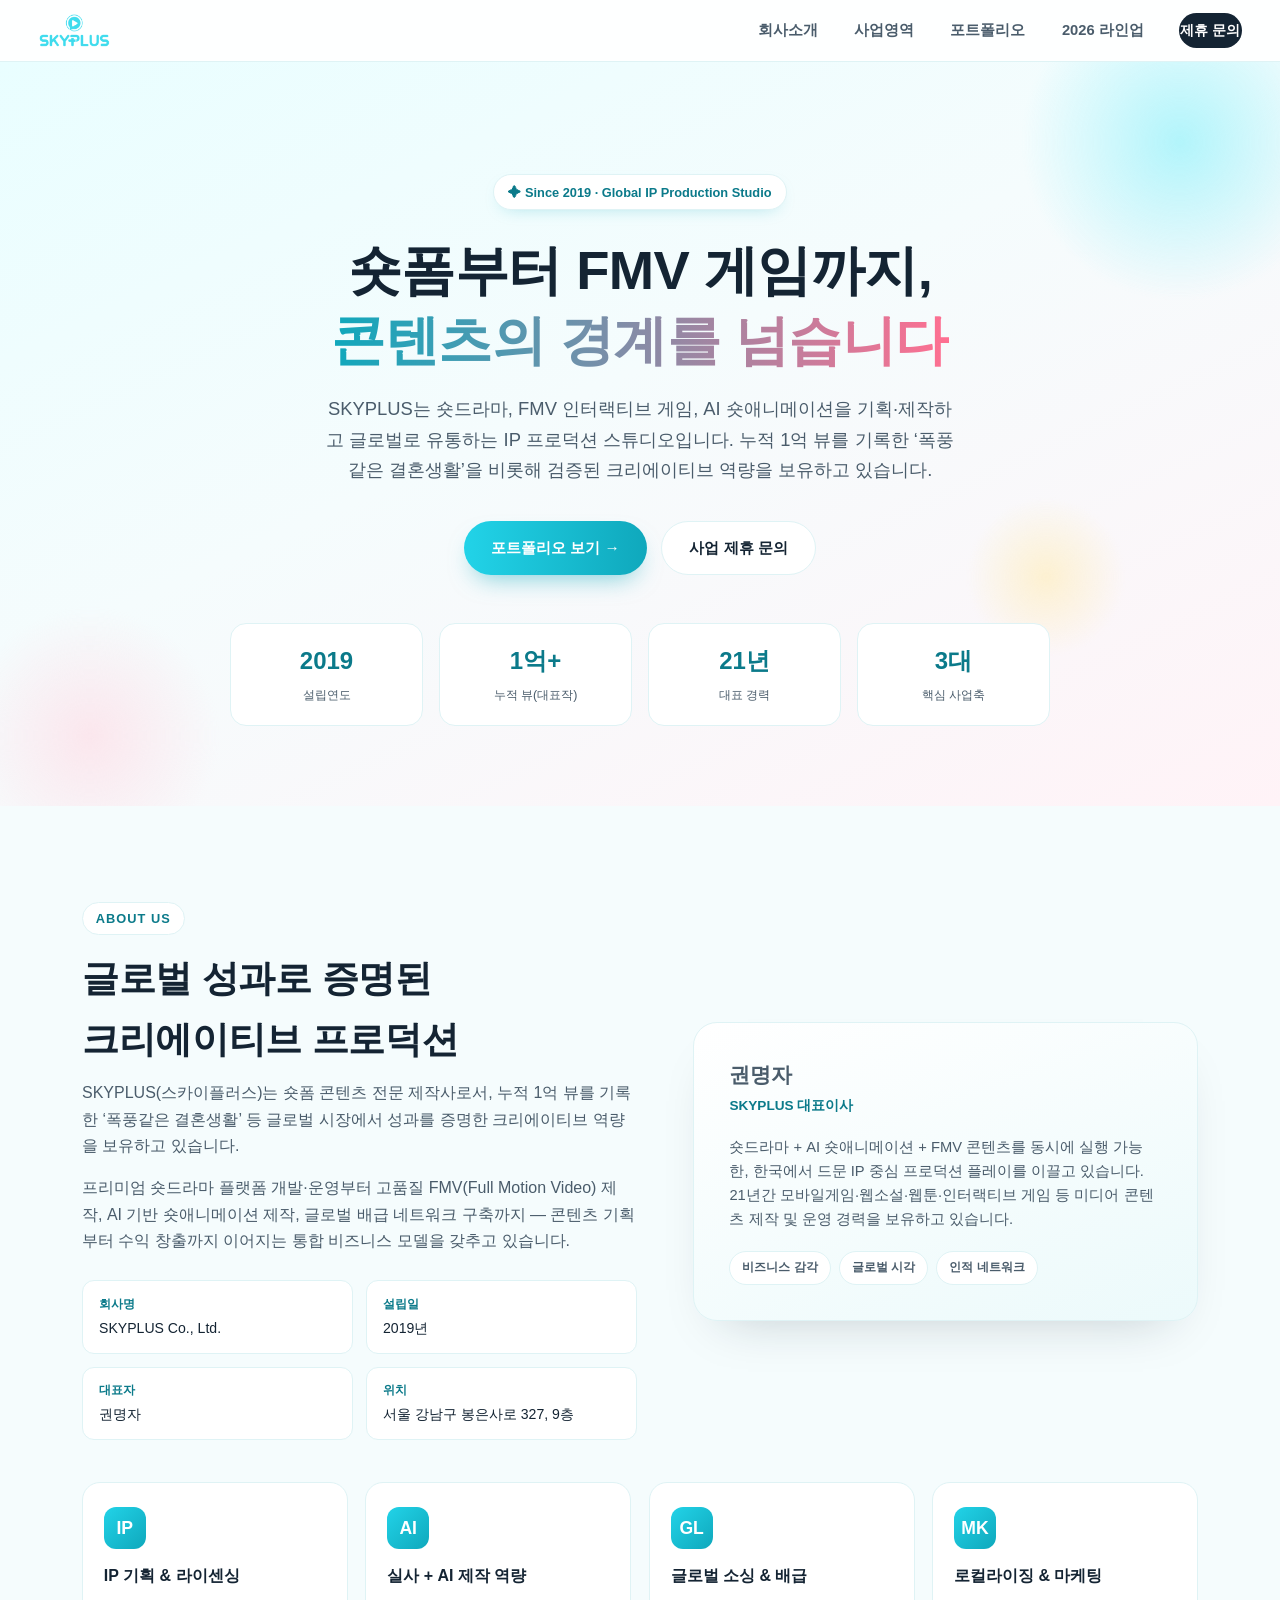
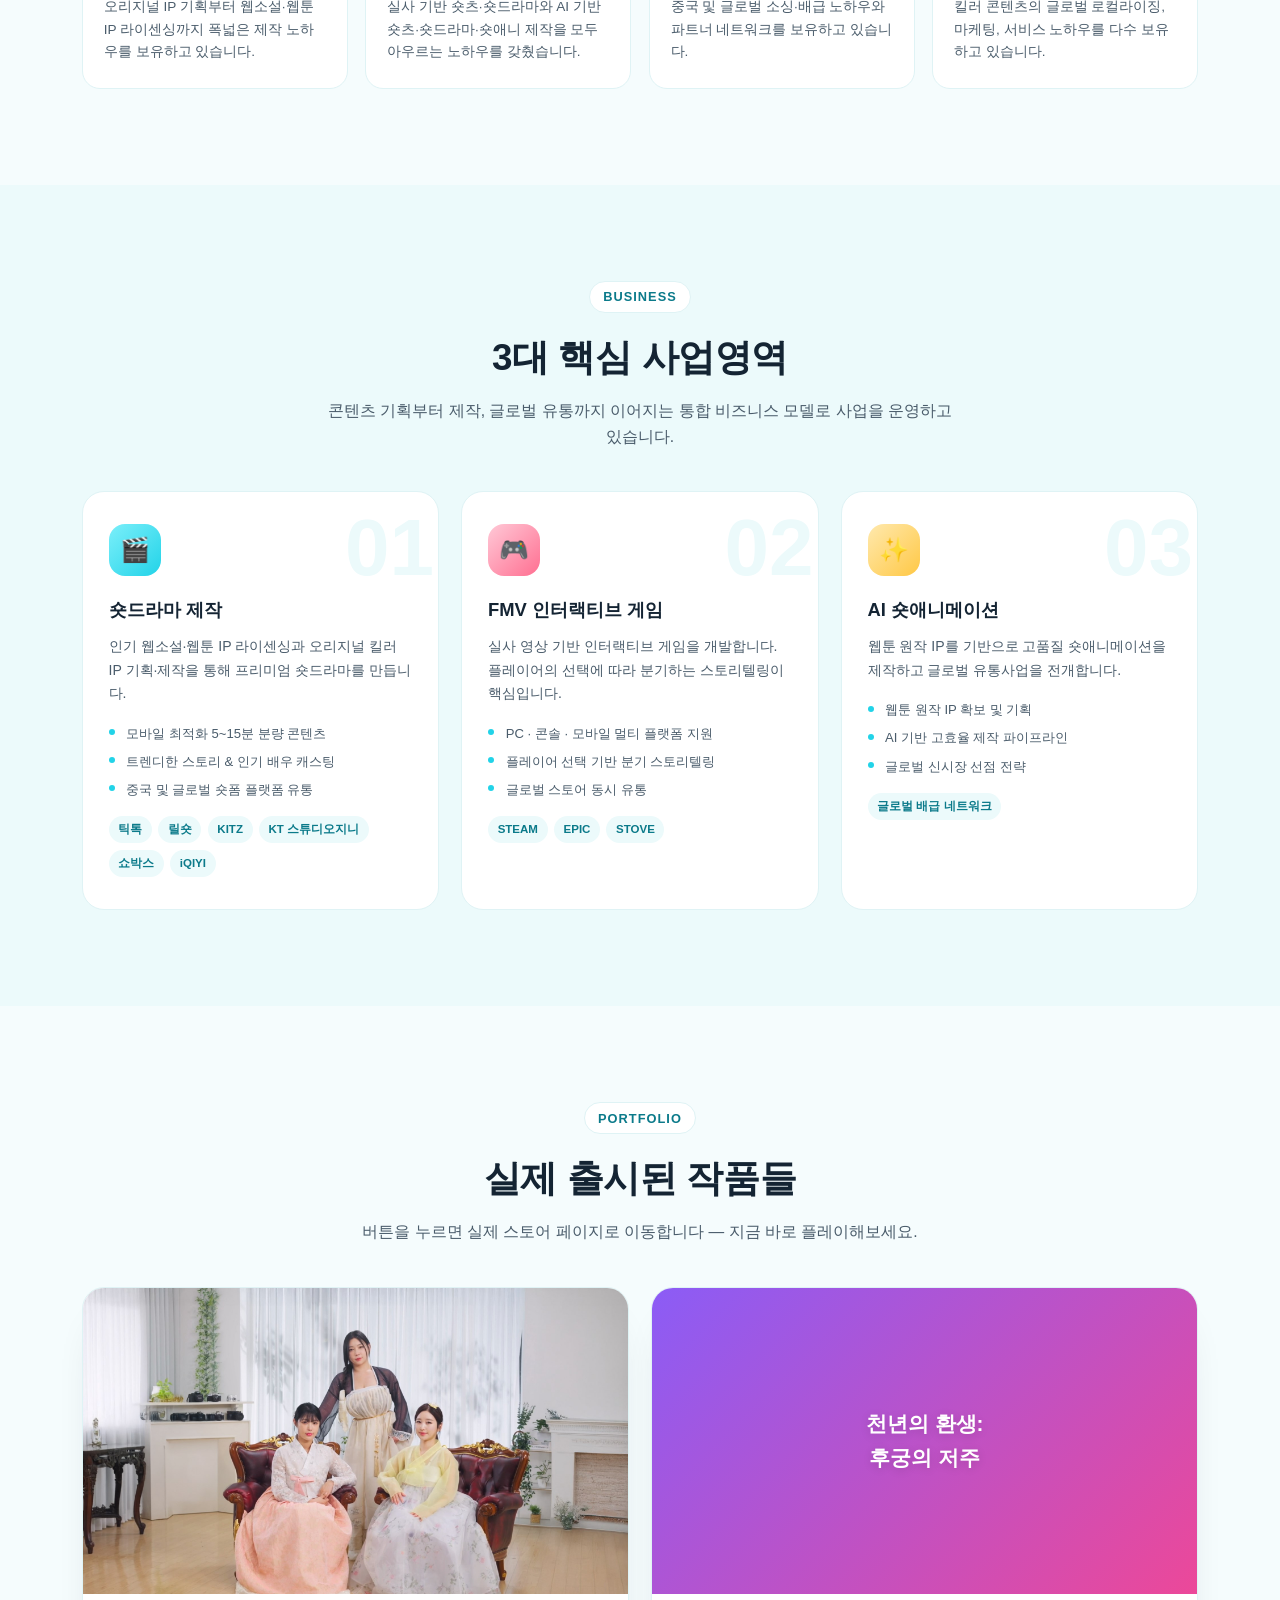
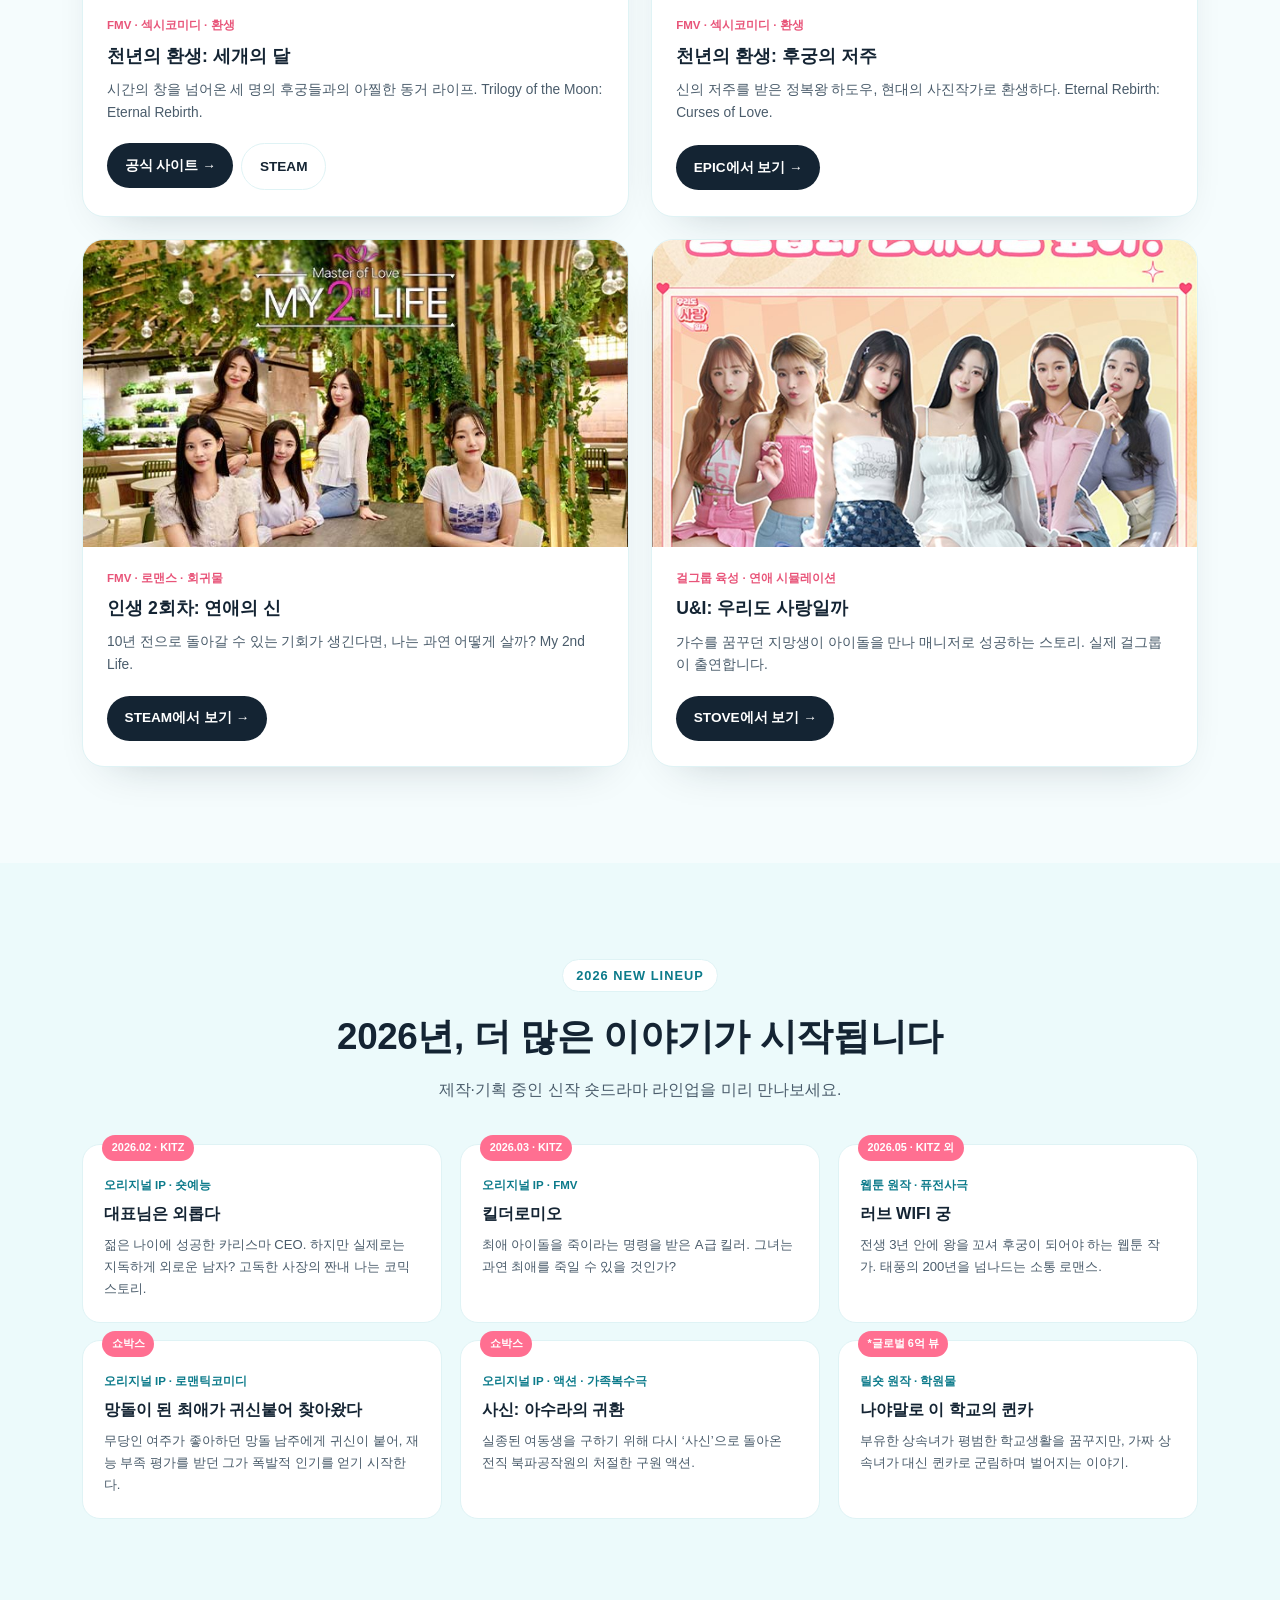
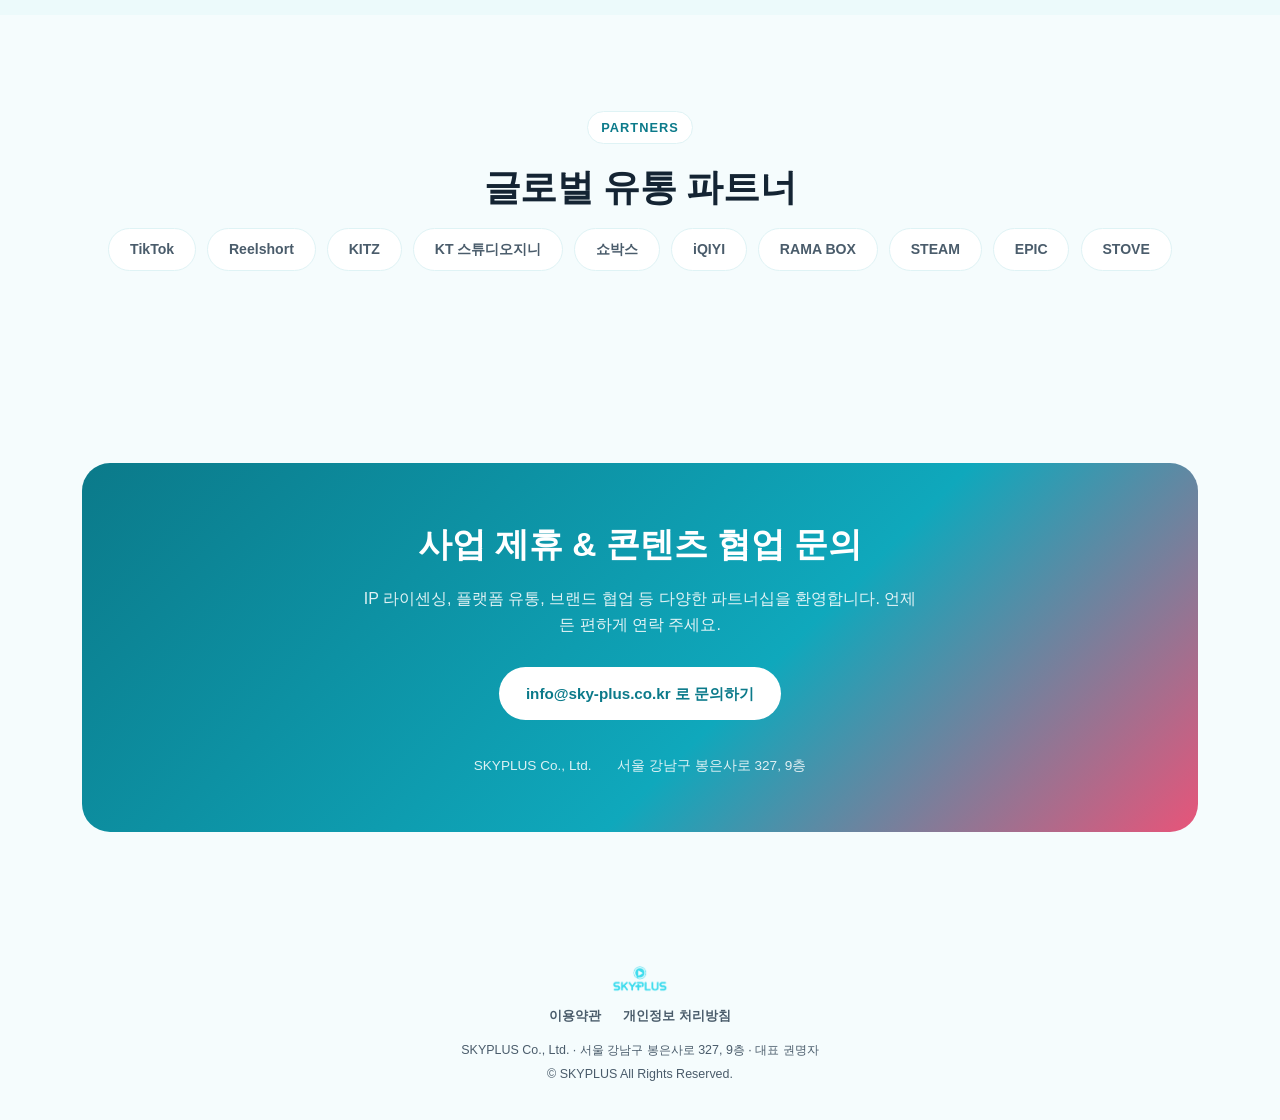
<file: index.html>
<!DOCTYPE html>
<html lang="ko">
<head>
<meta charset="UTF-8">
<meta name="viewport" content="width=device-width, initial-scale=1.0">
<title>SKYPLUS | 숏폼 · FMV 게임 · AI 숏애니메이션 프로덕션</title>
<meta name="description" content="SKYPLUS(스카이플러스)는 숏드라마, FMV 인터랙티브 게임, AI 숏애니메이션을 기획·제작하고 글로벌로 유통하는 IP 프로덕션 스튜디오입니다.">
<link rel="canonical" href="https://www.sky-plus.co.kr/">

<meta property="og:type" content="website">
<meta property="og:site_name" content="SKYPLUS">
<meta property="og:title" content="SKYPLUS | 숏폼 · FMV 게임 · AI 숏애니메이션 프로덕션">
<meta property="og:description" content="SKYPLUS(스카이플러스)는 숏드라마, FMV 인터랙티브 게임, AI 숏애니메이션을 기획·제작하고 글로벌로 유통하는 IP 프로덕션 스튜디오입니다.">
<meta property="og:image" content="https://www.sky-plus.co.kr/assets/hero.jpg">
<meta property="og:url" content="https://www.sky-plus.co.kr/">
<meta name="twitter:card" content="summary_large_image">
<meta name="twitter:title" content="SKYPLUS | 숏폼 · FMV 게임 · AI 숏애니메이션 프로덕션">
<meta name="twitter:description" content="SKYPLUS(스카이플러스)는 숏드라마, FMV 인터랙티브 게임, AI 숏애니메이션을 기획·제작하고 글로벌로 유통하는 IP 프로덕션 스튜디오입니다.">
<meta name="twitter:image" content="https://www.sky-plus.co.kr/assets/hero.jpg">

<link rel="icon" type="image/png" href="assets/favicon-32.png">
<link rel="apple-touch-icon" href="assets/favicon-180.png">
<link rel="stylesheet" href="assets/company-style.css">
</head>
<body>

<header class="site-header">
  <a class="brand" href="#top" aria-label="홈으로">
    <img src="assets/company/skyplus-logo-cyan.png" alt="SKYPLUS">
  </a>
  <button class="menu-toggle" id="menuToggle" aria-label="메뉴 열기" aria-expanded="false">
    <span></span><span></span><span></span>
  </button>
  <nav class="site-nav" id="siteNav">
    <a href="#about">회사소개</a>
    <a href="#business">사업영역</a>
    <a href="#portfolio">포트폴리오</a>
    <a href="#lineup">2026 라인업</a>
    <a href="#contact" class="nav-cta">제휴 문의</a>
  </nav>
</header>

<section id="top" class="hero">
  <span class="hero-blob b1"></span>
  <span class="hero-blob b2"></span>
  <span class="hero-blob b3"></span>
  <div class="wrap">
    <span class="hero-badge">✦ Since 2019 · Global IP Production Studio</span>
    <h1>숏폼부터 FMV 게임까지,<br><span class="accent">콘텐츠의 경계를 넘습니다</span></h1>
    <p class="lead">SKYPLUS는 숏드라마, FMV 인터랙티브 게임, AI 숏애니메이션을 기획·제작하고 글로벌로 유통하는 IP 프로덕션 스튜디오입니다. 누적 1억 뷰를 기록한 &lsquo;폭풍같은 결혼생활&rsquo;을 비롯해 검증된 크리에이티브 역량을 보유하고 있습니다.</p>
    <div class="hero-ctas">
      <a href="#portfolio" class="btn btn-primary">포트폴리오 보기 →</a>
      <a href="#contact" class="btn btn-ghost">사업 제휴 문의</a>
    </div>
    <div class="hero-stats">
      <div class="stat"><b>2019</b><span>설립연도</span></div>
      <div class="stat"><b>1억+</b><span>누적 뷰(대표작)</span></div>
      <div class="stat"><b>21년</b><span>대표 경력</span></div>
      <div class="stat"><b>3대</b><span>핵심 사업축</span></div>
    </div>
  </div>
</section>

<section id="about" class="section">
  <div class="wrap">
    <div class="about-grid">
      <div class="about-copy">
        <span class="section-kicker">ABOUT US</span>
        <h2 class="section-title">글로벌 성과로 증명된<br>크리에이티브 프로덕션</h2>
        <p>SKYPLUS(스카이플러스)는 숏폼 콘텐츠 전문 제작사로서, 누적 1억 뷰를 기록한 &lsquo;폭풍같은 결혼생활&rsquo; 등 글로벌 시장에서 성과를 증명한 크리에이티브 역량을 보유하고 있습니다.</p>
        <p>프리미엄 숏드라마 플랫폼 개발·운영부터 고품질 FMV(Full Motion Video) 제작, AI 기반 숏애니메이션 제작, 글로벌 배급 네트워크 구축까지 — 콘텐츠 기획부터 수익 창출까지 이어지는 통합 비즈니스 모델을 갖추고 있습니다.</p>
        <ul class="about-facts">
          <li><b>회사명</b>SKYPLUS Co., Ltd.</li>
          <li><b>설립일</b>2019년</li>
          <li><b>대표자</b>권명자</li>
          <li><b>위치</b>서울 강남구 봉은사로 327, 9층</li>
        </ul>
      </div>
      <div class="about-panel">
        <p class="ceo-name">권명자</p>
        <p class="ceo-role">SKYPLUS 대표이사</p>
        <p>숏드라마 + AI 숏애니메이션 + FMV 콘텐츠를 동시에 실행 가능한, 한국에서 드문 IP 중심 프로덕션 플레이를 이끌고 있습니다. 21년간 모바일게임·웹소설·웹툰·인터랙티브 게임 등 미디어 콘텐츠 제작 및 운영 경력을 보유하고 있습니다.</p>
        <div class="tag-row">
          <span class="tag">비즈니스 감각</span>
          <span class="tag">글로벌 시각</span>
          <span class="tag">인적 네트워크</span>
        </div>
      </div>
    </div>

    <div class="strength-grid">
      <div class="strength-card">
        <div class="icon">IP</div>
        <h3>IP 기획 &amp; 라이센싱</h3>
        <p>오리지널 IP 기획부터 웹소설·웹툰 IP 라이센싱까지 폭넓은 제작 노하우를 보유하고 있습니다.</p>
      </div>
      <div class="strength-card">
        <div class="icon">AI</div>
        <h3>실사 + AI 제작 역량</h3>
        <p>실사 기반 숏츠·숏드라마와 AI 기반 숏츠·숏드라마·숏애니 제작을 모두 아우르는 노하우를 갖췄습니다.</p>
      </div>
      <div class="strength-card">
        <div class="icon">GL</div>
        <h3>글로벌 소싱 &amp; 배급</h3>
        <p>중국 및 글로벌 소싱·배급 노하우와 파트너 네트워크를 보유하고 있습니다.</p>
      </div>
      <div class="strength-card">
        <div class="icon">MK</div>
        <h3>로컬라이징 &amp; 마케팅</h3>
        <p>킬러 콘텐츠의 글로벌 로컬라이징, 마케팅, 서비스 노하우를 다수 보유하고 있습니다.</p>
      </div>
    </div>
  </div>
</section>

<section id="business" class="section section-alt">
  <div class="wrap">
    <div class="section-head">
      <span class="section-kicker">BUSINESS</span>
      <h2 class="section-title">3대 핵심 사업영역</h2>
      <p class="section-sub">콘텐츠 기획부터 제작, 글로벌 유통까지 이어지는 통합 비즈니스 모델로 사업을 운영하고 있습니다.</p>
    </div>
    <div class="pillar-grid">
      <div class="pillar-card c1">
        <span class="pillar-num">01</span>
        <div class="icon">🎬</div>
        <h3>숏드라마 제작</h3>
        <p>인기 웹소설·웹툰 IP 라이센싱과 오리지널 킬러 IP 기획·제작을 통해 프리미엄 숏드라마를 만듭니다.</p>
        <ul>
          <li>모바일 최적화 5~15분 분량 콘텐츠</li>
          <li>트렌디한 스토리 &amp; 인기 배우 캐스팅</li>
          <li>중국 및 글로벌 숏폼 플랫폼 유통</li>
        </ul>
        <div class="platform-chip-row">
          <span class="platform-chip">틱톡</span>
          <span class="platform-chip">릴숏</span>
          <span class="platform-chip">KITZ</span>
          <span class="platform-chip">KT 스튜디오지니</span>
          <span class="platform-chip">쇼박스</span>
          <span class="platform-chip">iQIYI</span>
        </div>
      </div>
      <div class="pillar-card c2">
        <span class="pillar-num">02</span>
        <div class="icon">🎮</div>
        <h3>FMV 인터랙티브 게임</h3>
        <p>실사 영상 기반 인터랙티브 게임을 개발합니다. 플레이어의 선택에 따라 분기하는 스토리텔링이 핵심입니다.</p>
        <ul>
          <li>PC · 콘솔 · 모바일 멀티 플랫폼 지원</li>
          <li>플레이어 선택 기반 분기 스토리텔링</li>
          <li>글로벌 스토어 동시 유통</li>
        </ul>
        <div class="platform-chip-row">
          <span class="platform-chip">STEAM</span>
          <span class="platform-chip">EPIC</span>
          <span class="platform-chip">STOVE</span>
        </div>
      </div>
      <div class="pillar-card c3">
        <span class="pillar-num">03</span>
        <div class="icon">✨</div>
        <h3>AI 숏애니메이션</h3>
        <p>웹툰 원작 IP를 기반으로 고품질 숏애니메이션을 제작하고 글로벌 유통사업을 전개합니다.</p>
        <ul>
          <li>웹툰 원작 IP 확보 및 기획</li>
          <li>AI 기반 고효율 제작 파이프라인</li>
          <li>글로벌 신시장 선점 전략</li>
        </ul>
        <div class="platform-chip-row">
          <span class="platform-chip">글로벌 배급 네트워크</span>
        </div>
      </div>
    </div>
  </div>
</section>

<section id="portfolio" class="section">
  <div class="wrap">
    <div class="section-head">
      <span class="section-kicker">PORTFOLIO</span>
      <h2 class="section-title">실제 출시된 작품들</h2>
      <p class="section-sub">버튼을 누르면 실제 스토어 페이지로 이동합니다 — 지금 바로 플레이해보세요.</p>
    </div>
    <div class="portfolio-grid">

      <article class="portfolio-card">
        <div class="portfolio-thumb"><img src="assets/hero.jpg" alt="천년의 환생: 세개의 달"></div>
        <div class="portfolio-body">
          <span class="portfolio-genre">FMV · 섹시코미디 · 환생</span>
          <h3>천년의 환생: 세개의 달</h3>
          <p>시간의 창을 넘어온 세 명의 후궁들과의 아찔한 동거 라이프. Trilogy of the Moon: Eternal Rebirth.</p>
          <div class="play-btn-row">
            <a class="play-btn" href="trilogy.html">공식 사이트 →</a>
            <a class="play-btn play-btn-alt" href="https://store.steampowered.com/app/3478200/" target="_blank" rel="noopener">STEAM</a>
          </div>
        </div>
      </article>

      <article class="portfolio-card">
        <div class="portfolio-thumb no-img" style="background:linear-gradient(135deg,#8B5CF6,#EC4899)"><span>천년의 환생:<br>후궁의 저주</span></div>
        <div class="portfolio-body">
          <span class="portfolio-genre">FMV · 섹시코미디 · 환생</span>
          <h3>천년의 환생: 후궁의 저주</h3>
          <p>신의 저주를 받은 정복왕 하도우, 현대의 사진작가로 환생하다. Eternal Rebirth: Curses of Love.</p>
          <a class="play-btn" href="https://store.epicgames.com/ko/p/eternal-kingdom-3866a8" target="_blank" rel="noopener">EPIC에서 보기 →</a>
        </div>
      </article>

      <article class="portfolio-card">
        <div class="portfolio-thumb"><img src="assets/company/portfolio-my2ndlife.jpg" alt="인생 2회차: 연애의 신"></div>
        <div class="portfolio-body">
          <span class="portfolio-genre">FMV · 로맨스 · 회귀물</span>
          <h3>인생 2회차: 연애의 신</h3>
          <p>10년 전으로 돌아갈 수 있는 기회가 생긴다면, 나는 과연 어떻게 살까? My 2nd Life.</p>
          <a class="play-btn" href="https://store.steampowered.com/app/2911280/" target="_blank" rel="noopener">STEAM에서 보기 →</a>
        </div>
      </article>

      <article class="portfolio-card">
        <div class="portfolio-thumb"><img src="assets/company/portfolio-uni.jpg" alt="U&I: 우리도 사랑일까"></div>
        <div class="portfolio-body">
          <span class="portfolio-genre">걸그룹 육성 · 연애 시뮬레이션</span>
          <h3>U&amp;I: 우리도 사랑일까</h3>
          <p>가수를 꿈꾸던 지망생이 아이돌을 만나 매니저로 성공하는 스토리. 실제 걸그룹이 출연합니다.</p>
          <a class="play-btn" href="https://store.onstove.com/ko/games/3405" target="_blank" rel="noopener">STOVE에서 보기 →</a>
        </div>
      </article>

    </div>
  </div>
</section>

<section id="lineup" class="section section-alt">
  <div class="wrap">
    <div class="section-head">
      <span class="section-kicker">2026 NEW LINEUP</span>
      <h2 class="section-title">2026년, 더 많은 이야기가 시작됩니다</h2>
      <p class="section-sub">제작·기획 중인 신작 숏드라마 라인업을 미리 만나보세요.</p>
    </div>
    <div class="lineup-grid">
      <div class="lineup-card">
        <span class="lineup-badge">2026.02 · KITZ</span>
        <p class="lineup-genre">오리지널 IP · 숏예능</p>
        <h4>대표님은 외롭다</h4>
        <p>젊은 나이에 성공한 카리스마 CEO. 하지만 실제로는 지독하게 외로운 남자? 고독한 사장의 짠내 나는 코믹 스토리.</p>
      </div>
      <div class="lineup-card">
        <span class="lineup-badge">2026.03 · KITZ</span>
        <p class="lineup-genre">오리지널 IP · FMV</p>
        <h4>킬더로미오</h4>
        <p>최애 아이돌을 죽이라는 명령을 받은 A급 킬러. 그녀는 과연 최애를 죽일 수 있을 것인가?</p>
      </div>
      <div class="lineup-card">
        <span class="lineup-badge">2026.05 · KITZ 외</span>
        <p class="lineup-genre">웹툰 원작 · 퓨전사극</p>
        <h4>러브 WIFI 궁</h4>
        <p>전생 3년 안에 왕을 꼬셔 후궁이 되어야 하는 웹툰 작가. 태풍의 200년을 넘나드는 소통 로맨스.</p>
      </div>
      <div class="lineup-card">
        <span class="lineup-badge">쇼박스</span>
        <p class="lineup-genre">오리지널 IP · 로맨틱코미디</p>
        <h4>망돌이 된 최애가 귀신붙어 찾아왔다</h4>
        <p>무당인 여주가 좋아하던 망돌 남주에게 귀신이 붙어, 재능 부족 평가를 받던 그가 폭발적 인기를 얻기 시작한다.</p>
      </div>
      <div class="lineup-card">
        <span class="lineup-badge">쇼박스</span>
        <p class="lineup-genre">오리지널 IP · 액션 · 가족복수극</p>
        <h4>사신: 아수라의 귀환</h4>
        <p>실종된 여동생을 구하기 위해 다시 &lsquo;사신&rsquo;으로 돌아온 전직 북파공작원의 처절한 구원 액션.</p>
      </div>
      <div class="lineup-card">
        <span class="lineup-badge">*글로벌 6억 뷰</span>
        <p class="lineup-genre">릴숏 원작 · 학원물</p>
        <h4>나야말로 이 학교의 퀸카</h4>
        <p>부유한 상속녀가 평범한 학교생활을 꿈꾸지만, 가짜 상속녀가 대신 퀸카로 군림하며 벌어지는 이야기.</p>
      </div>
    </div>
  </div>
</section>

<section class="section">
  <div class="wrap">
    <div class="section-head">
      <span class="section-kicker">PARTNERS</span>
      <h2 class="section-title">글로벌 유통 파트너</h2>
    </div>
    <div class="partner-strip">
      <span class="partner-pill">TikTok</span>
      <span class="partner-pill">Reelshort</span>
      <span class="partner-pill">KITZ</span>
      <span class="partner-pill">KT 스튜디오지니</span>
      <span class="partner-pill">쇼박스</span>
      <span class="partner-pill">iQIYI</span>
      <span class="partner-pill">RAMA BOX</span>
      <span class="partner-pill">STEAM</span>
      <span class="partner-pill">EPIC</span>
      <span class="partner-pill">STOVE</span>
    </div>
  </div>
</section>

<section id="contact" class="section">
  <div class="wrap">
    <div class="contact-panel">
      <h2>사업 제휴 &amp; 콘텐츠 협업 문의</h2>
      <p>IP 라이센싱, 플랫폼 유통, 브랜드 협업 등 다양한 파트너십을 환영합니다. 언제든 편하게 연락 주세요.</p>
      <a class="btn btn-primary" href="mailto:info@sky-plus.co.kr">info@sky-plus.co.kr 로 문의하기</a>
      <div class="contact-meta">
        <span>SKYPLUS Co., Ltd.</span>
        <span>서울 강남구 봉은사로 327, 9층</span>
      </div>
    </div>
  </div>
</section>

<footer class="site-footer">
  <img src="assets/company/skyplus-logo-cyan.png" alt="SKYPLUS">
  <div class="footer-links">
    <a href="terms.html">이용약관</a>
    <a href="privacy.html">개인정보 처리방침</a>
  </div>
  <p>SKYPLUS Co., Ltd. · 서울 강남구 봉은사로 327, 9층 · 대표 권명자</p>
  <p>&copy; SKYPLUS All Rights Reserved.</p>
</footer>

<button class="to-top" id="toTop" aria-label="맨 위로">↑</button>

<script>
  // mobile menu toggle
  var menuToggle = document.getElementById('menuToggle');
  var siteNav = document.getElementById('siteNav');
  menuToggle.addEventListener('click', function () {
    var isOpen = siteNav.classList.toggle('open');
    menuToggle.setAttribute('aria-expanded', isOpen ? 'true' : 'false');
  });
  siteNav.querySelectorAll('a').forEach(function (a) {
    a.addEventListener('click', function () { siteNav.classList.remove('open'); });
  });

  // scroll-spy active nav link
  var navLinks = document.querySelectorAll('.site-nav a[href^="#"]');
  var sections = ['top', 'about', 'business', 'portfolio', 'lineup', 'contact']
    .map(function (id) { return document.getElementById(id); })
    .filter(Boolean);

  function setActive() {
    var atBottom = window.scrollY + window.innerHeight >= document.body.scrollHeight - 2;
    var current = sections[0].id;
    if (atBottom) {
      current = sections[sections.length - 1].id;
    } else {
      var scrollPos = window.scrollY + 140;
      sections.forEach(function (sec) {
        if (sec.offsetTop <= scrollPos) current = sec.id;
      });
    }
    navLinks.forEach(function (a) {
      a.classList.toggle('active', a.getAttribute('href') === '#' + current);
    });
  }

  // back-to-top button
  var toTop = document.getElementById('toTop');
  function toggleToTop() {
    toTop.classList.toggle('show', window.scrollY > 600);
  }
  toTop.addEventListener('click', function () {
    window.scrollTo({ top: 0, behavior: 'smooth' });
  });

  window.addEventListener('scroll', function () {
    setActive();
    toggleToTop();
  });
  window.addEventListener('resize', setActive);
  setActive();
  toggleToTop();
</script>

</body>
</html>
</file>
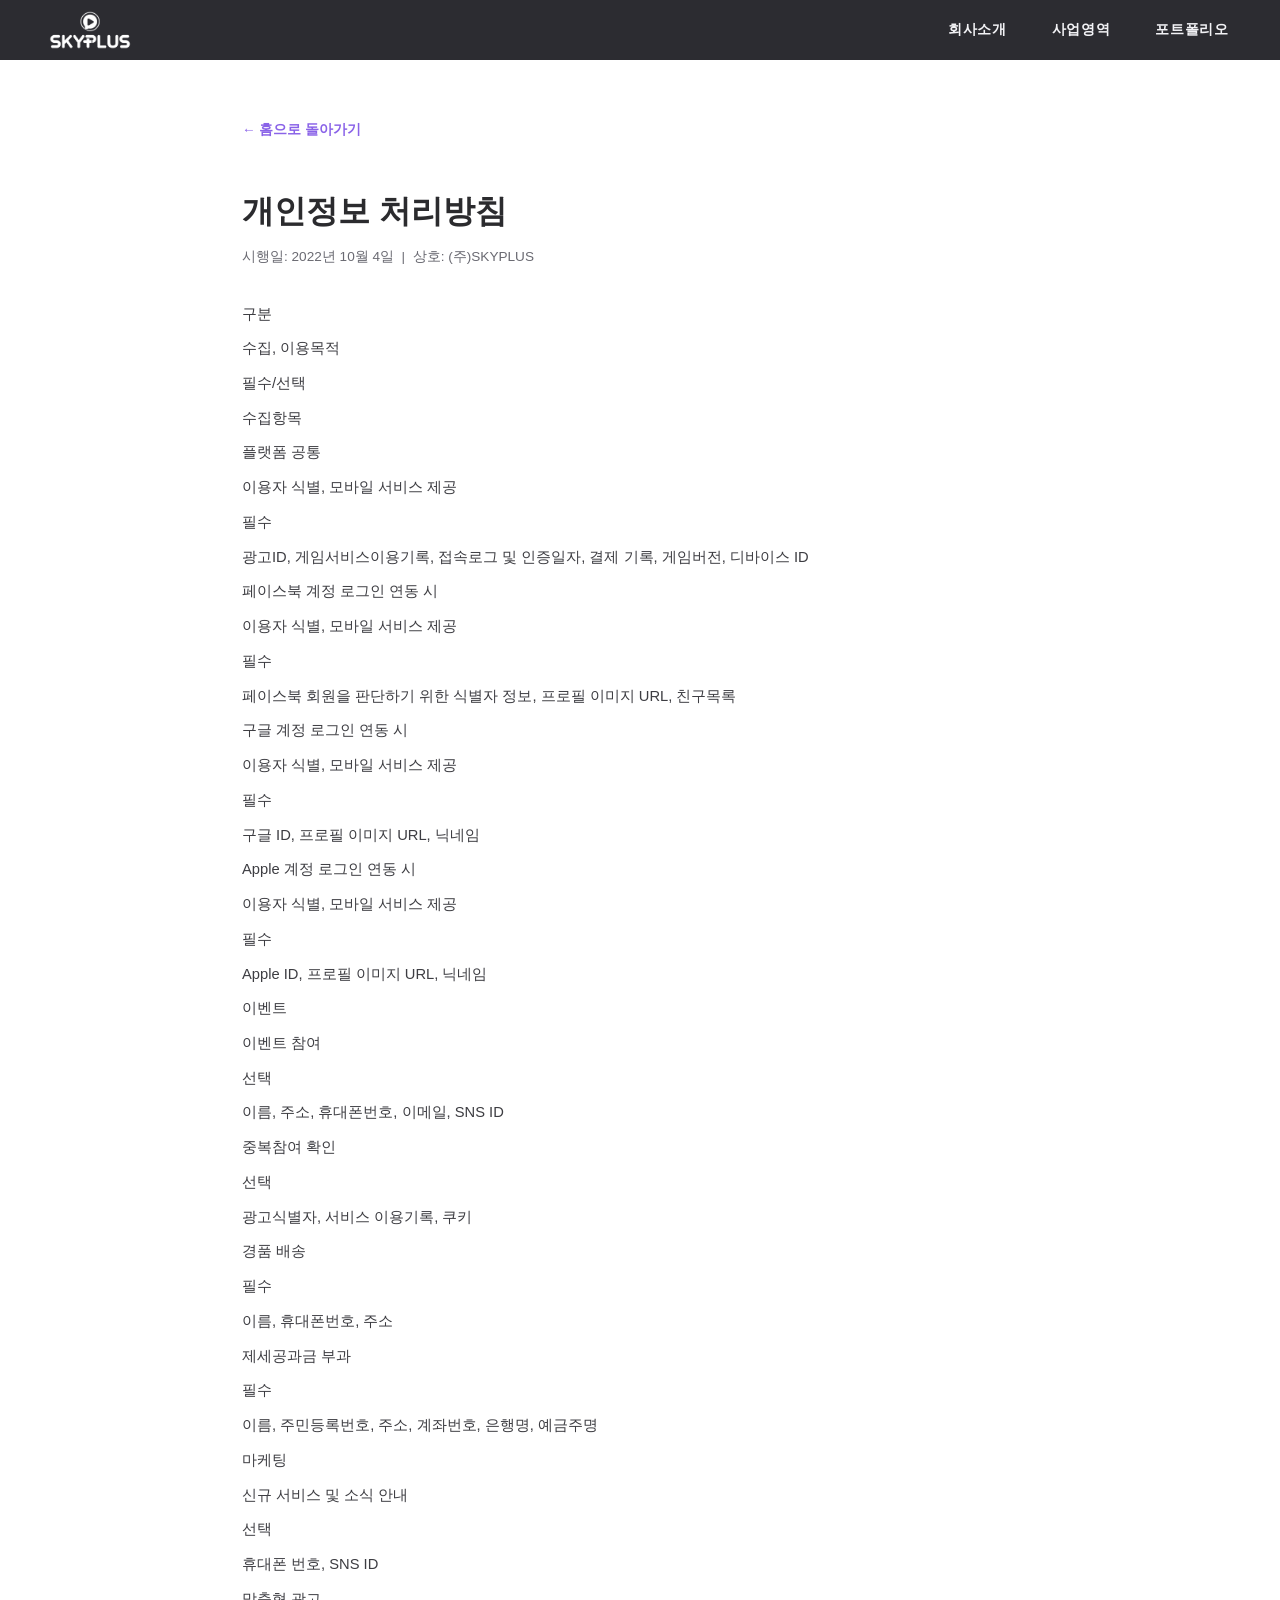
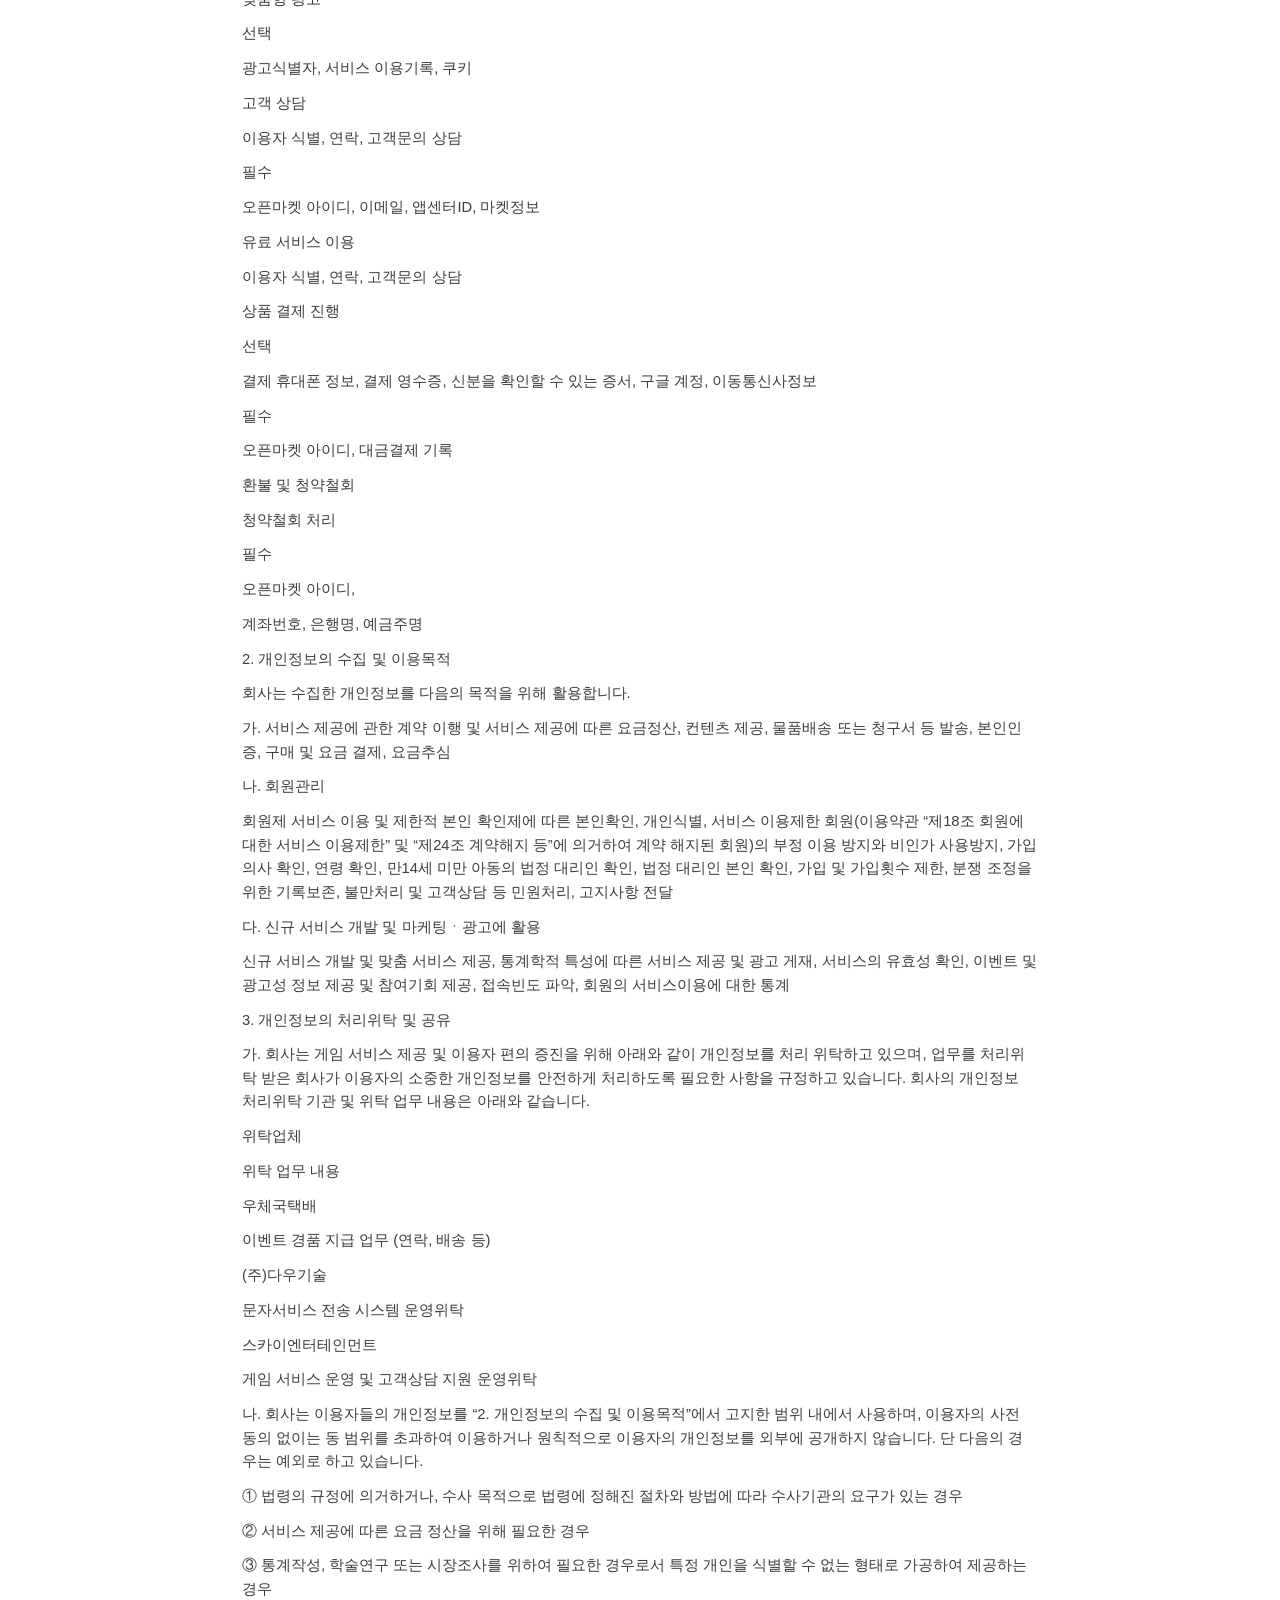
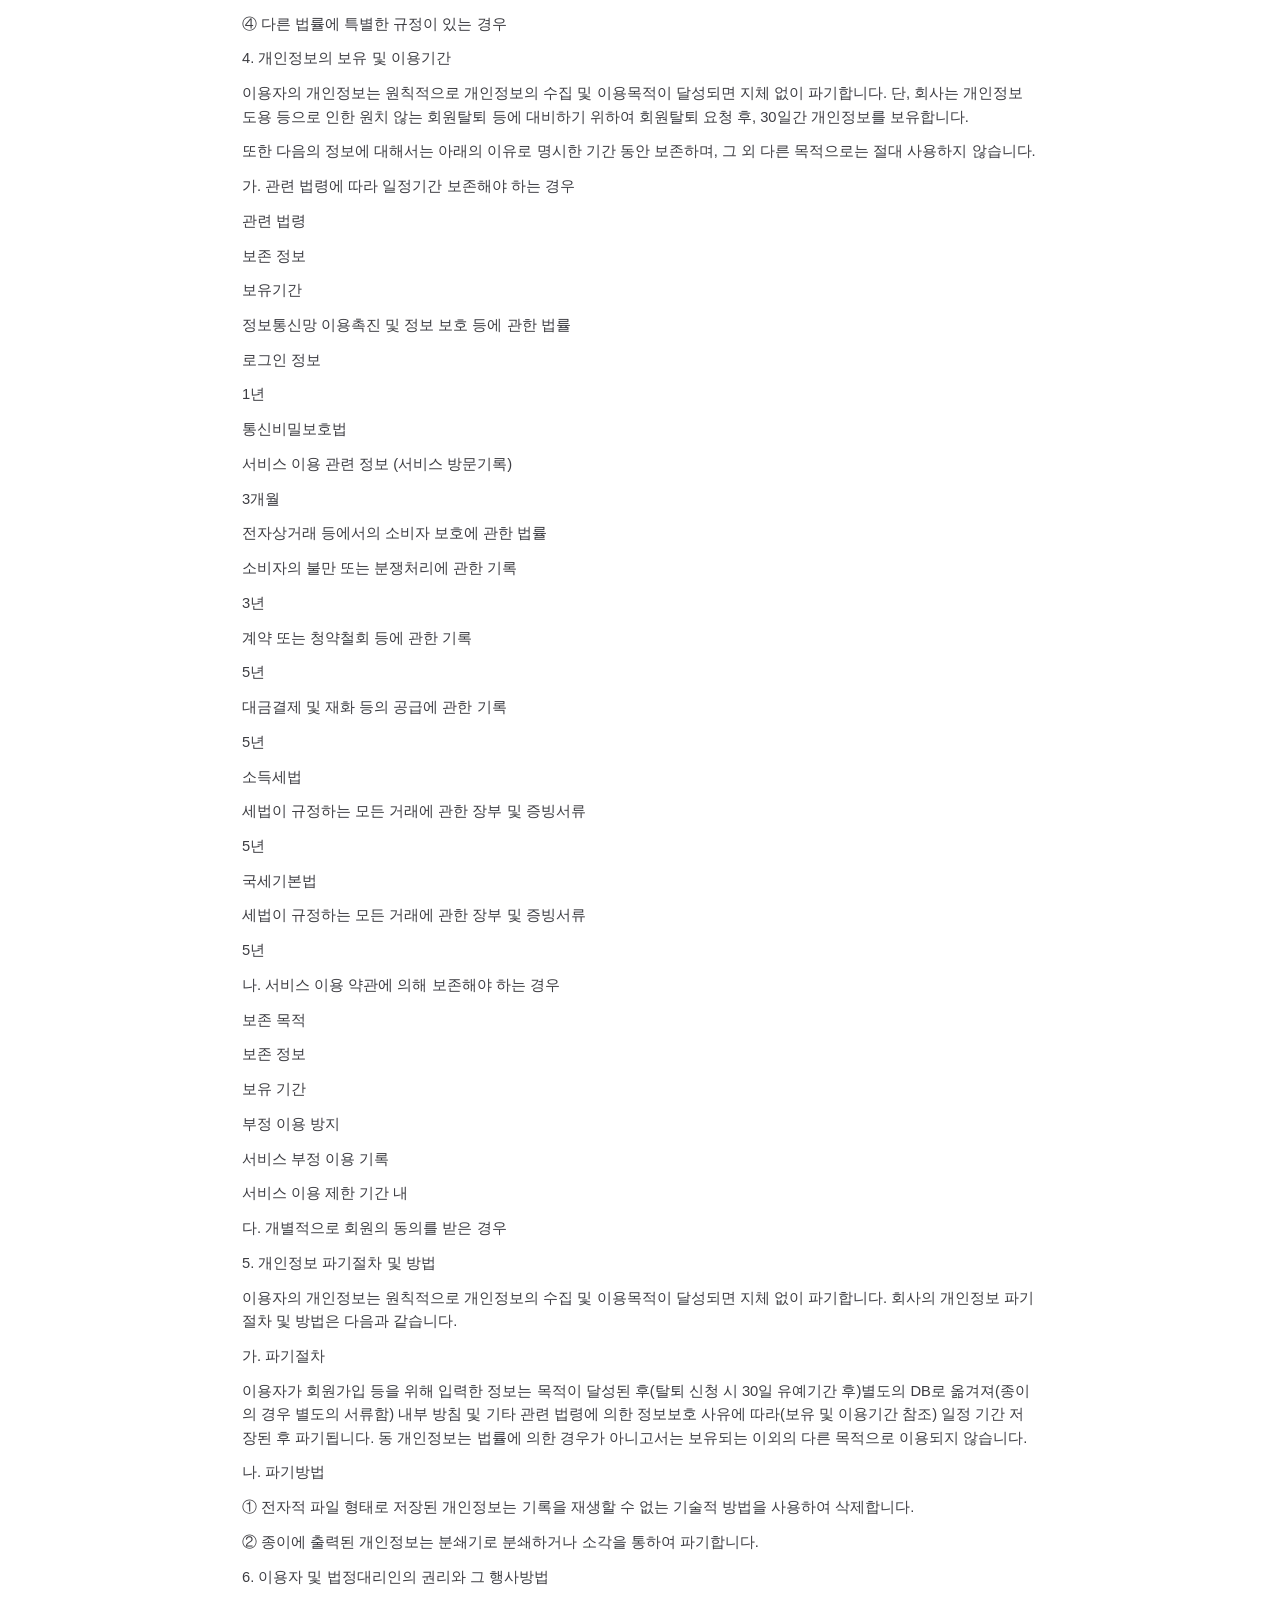
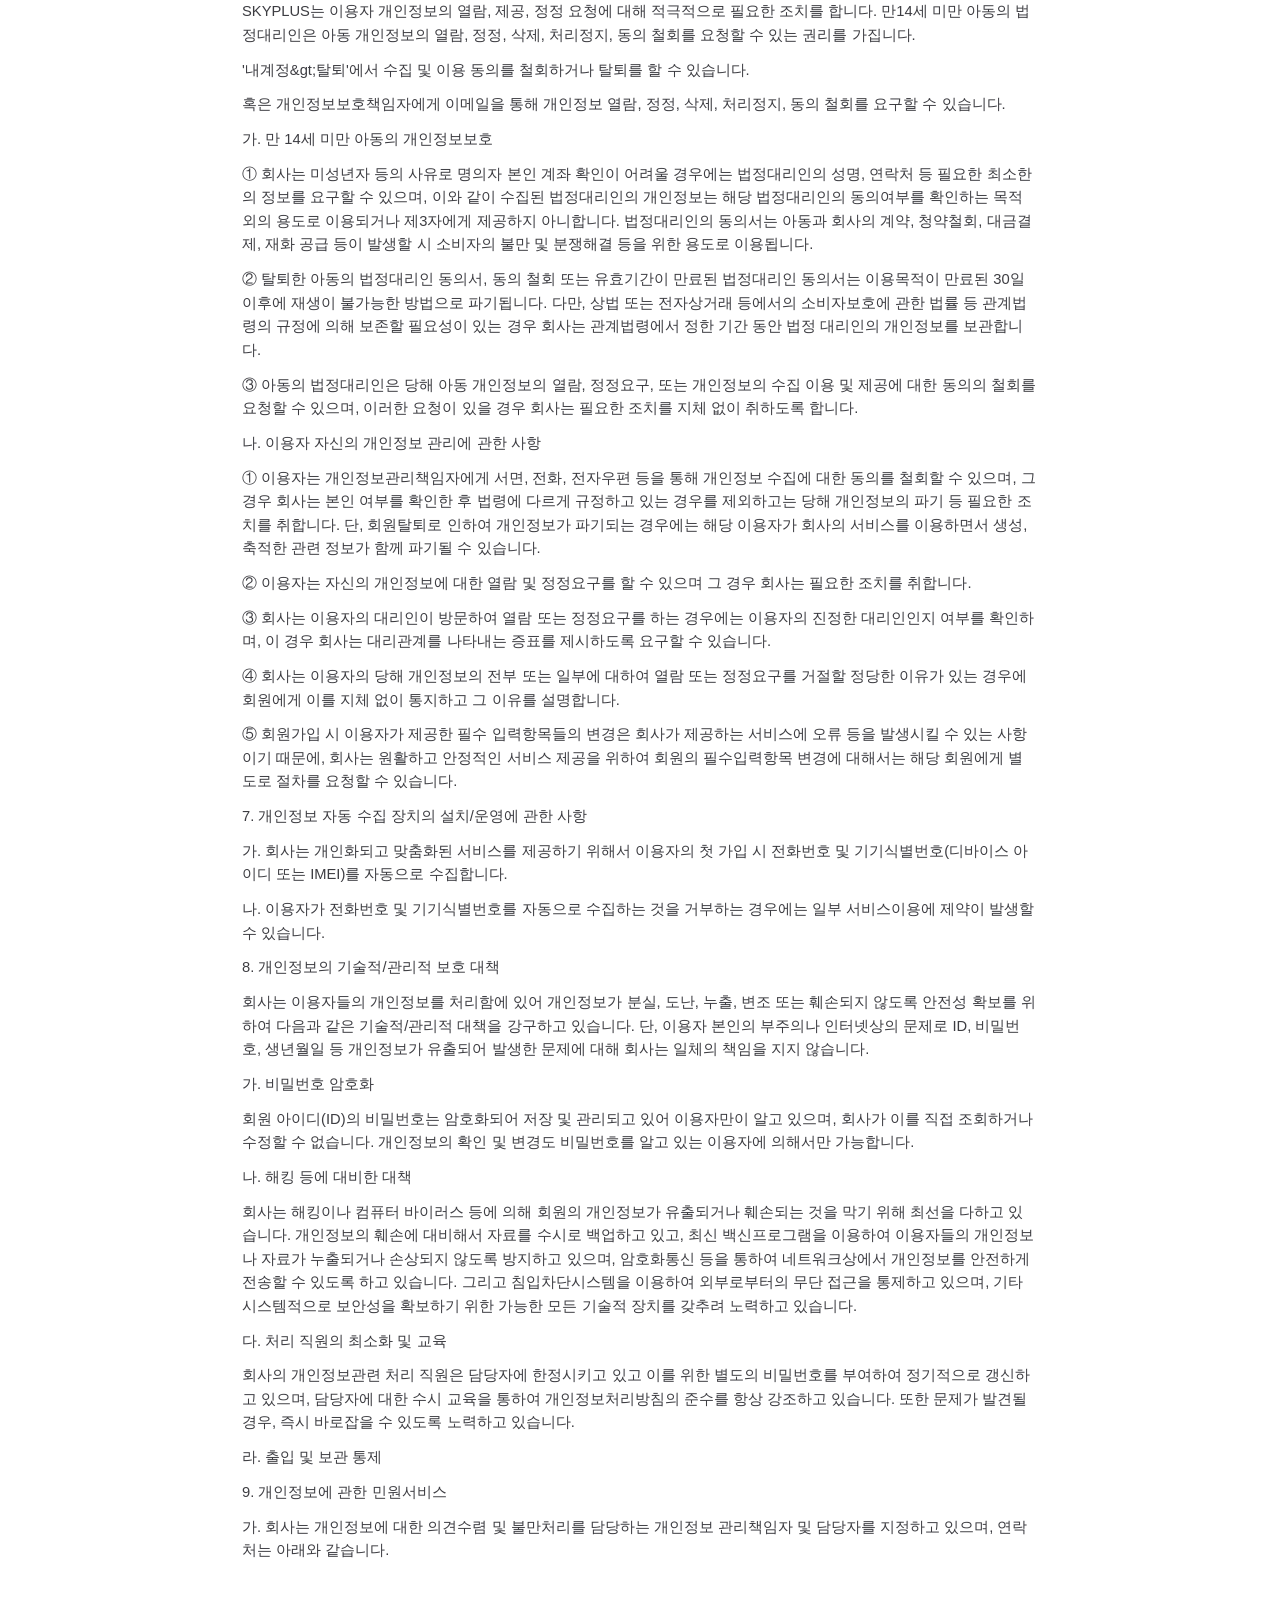
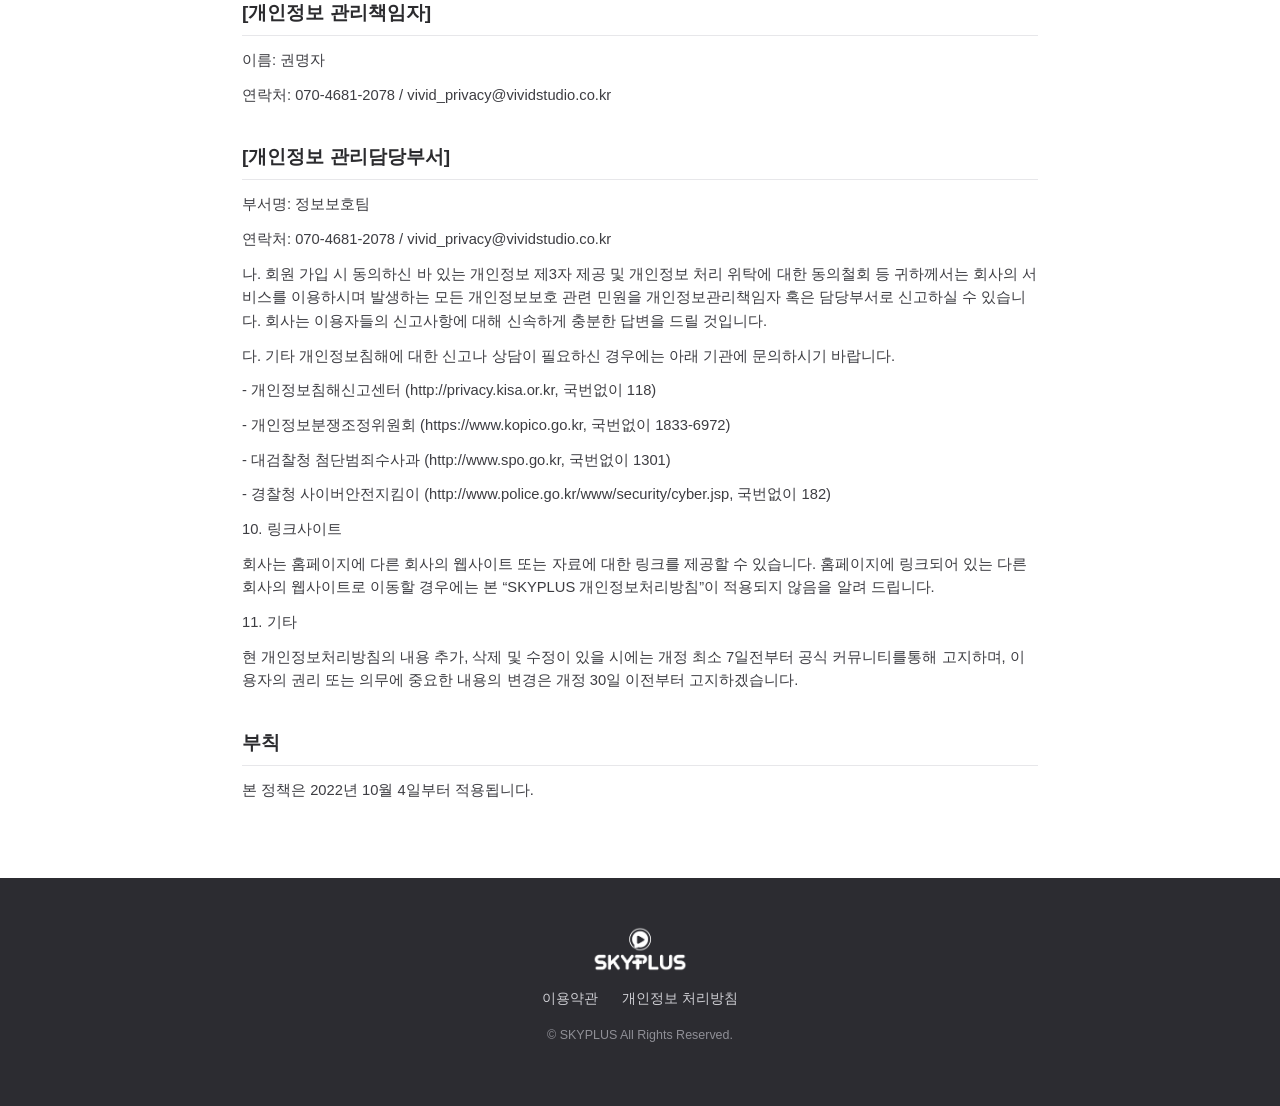
<file: privacy.html>
﻿<!DOCTYPE html>
<html lang="ko">
<head>
<meta charset="UTF-8">
<meta name="viewport" content="width=device-width, initial-scale=1.0">
<title>개인정보 처리방침 | SKYPLUS</title>
<link rel="canonical" href="https://www.sky-plus.co.kr/privacy.html">
<meta property="og:title" content="개인정보 처리방침 | SKYPLUS">
<meta property="og:site_name" content="SKYPLUS">
<meta property="og:image" content="https://www.sky-plus.co.kr/assets/hero.jpg">
<meta property="og:url" content="https://www.sky-plus.co.kr/privacy.html">
<link rel="icon" type="image/png" href="assets/favicon-32.png">
<link rel="apple-touch-icon" href="assets/favicon-180.png">
<link rel="stylesheet" href="assets/style.css">
</head>
<body>

<header class="site-header">
  <a class="brand" href="index.html" aria-label="홈으로">
    <img src="assets/skyplus-logo.png" alt="SKYPLUS">
  </a>
  <nav class="site-nav">
    <a href="index.html#about">회사소개</a>
    <a href="index.html#business">사업영역</a>
    <a href="index.html#portfolio">포트폴리오</a>
  </nav>
</header>

<main class="doc-wrap">
  <a class="back-link" href="index.html">&larr; 홈으로 돌아가기</a>
  <h1>개인정보 처리방침</h1>
  <p class="doc-meta">시행일: 2022년 10월 4일 &nbsp;|&nbsp; 상호: (주)SKYPLUS</p>
    <p>구분</p>
    <p>수집, 이용목적</p>
    <p>필수/선택</p>
    <p>수집항목</p>
    <p>플랫폼 공통</p>
    <p>이용자 식별, 모바일 서비스 제공</p>
    <p>필수</p>
    <p>광고ID, 게임서비스이용기록, 접속로그 및 인증일자, 결제 기록, 게임버전, 디바이스 ID</p>
    <p>페이스북 계정 로그인 연동 시</p>
    <p>이용자 식별, 모바일 서비스 제공</p>
    <p>필수</p>
    <p>페이스북 회원을 판단하기 위한 식별자 정보, 프로필 이미지 URL, 친구목록</p>
    <p>구글 계정 로그인 연동 시</p>
    <p>이용자 식별, 모바일 서비스 제공</p>
    <p>필수</p>
    <p>구글 ID, 프로필 이미지 URL, 닉네임</p>
    <p>Apple 계정 로그인 연동 시</p>
    <p>이용자 식별, 모바일 서비스 제공</p>
    <p>필수</p>
    <p>Apple ID, 프로필 이미지 URL, 닉네임</p>
    <p>이벤트</p>
    <p>이벤트 참여</p>
    <p>선택</p>
    <p>이름, 주소, 휴대폰번호, 이메일, SNS ID</p>
    <p>중복참여 확인</p>
    <p>선택</p>
    <p>광고식별자, 서비스 이용기록, 쿠키</p>
    <p>경품 배송</p>
    <p>필수</p>
    <p>이름, 휴대폰번호, 주소</p>
    <p>제세공과금 부과</p>
    <p>필수</p>
    <p>이름, 주민등록번호, 주소, 계좌번호, 은행명, 예금주명</p>
    <p>마케팅</p>
    <p>신규 서비스 및 소식 안내</p>
    <p>선택</p>
    <p>휴대폰 번호, SNS ID</p>
    <p>맞춤형 광고</p>
    <p>선택</p>
    <p>광고식별자, 서비스 이용기록, 쿠키</p>
    <p>고객 상담</p>
    <p>이용자 식별, 연락, 고객문의 상담</p>
    <p>필수</p>
    <p>오픈마켓 아이디, 이메일, 앱센터ID, 마켓정보</p>
    <p>유료 서비스 이용</p>
    <p>이용자 식별, 연락, 고객문의 상담</p>
    <p>상품 결제 진행</p>
    <p>선택</p>
    <p>결제 휴대폰 정보, 결제 영수증, 신분을 확인할 수 있는 증서, 구글 계정, 이동통신사정보</p>
    <p>필수</p>
    <p>오픈마켓 아이디, 대금결제 기록</p>
    <p>환불 및 청약철회</p>
    <p>청약철회 처리</p>
    <p>필수</p>
    <p>오픈마켓 아이디,</p>
    <p>계좌번호, 은행명, 예금주명</p>
    <p>2. 개인정보의 수집 및 이용목적</p>
    <p>회사는 수집한 개인정보를 다음의 목적을 위해 활용합니다.</p>
    <p>가. 서비스 제공에 관한 계약 이행 및 서비스 제공에 따른 요금정산, 컨텐츠 제공, 물품배송 또는 청구서 등 발송, 본인인증, 구매 및 요금 결제, 요금추심</p>
    <p>나. 회원관리</p>
    <p>회원제 서비스 이용 및 제한적 본인 확인제에 따른 본인확인, 개인식별, 서비스 이용제한 회원(이용약관 “제18조 회원에 대한 서비스 이용제한” 및 “제24조 계약해지 등”에 의거하여 계약 해지된 회원)의 부정 이용 방지와 비인가 사용방지, 가입의사 확인, 연령 확인, 만14세 미만 아동의 법정 대리인 확인, 법정 대리인 본인 확인, 가입 및 가입횟수 제한, 분쟁 조정을 위한 기록보존, 불만처리 및 고객상담 등 민원처리, 고지사항 전달</p>
    <p>다. 신규 서비스 개발 및 마케팅ㆍ광고에 활용</p>
    <p>신규 서비스 개발 및 맞춤 서비스 제공, 통계학적 특성에 따른 서비스 제공 및 광고 게재, 서비스의 유효성 확인, 이벤트 및 광고성 정보 제공 및 참여기회 제공, 접속빈도 파악, 회원의 서비스이용에 대한 통계</p>
    <p>3. 개인정보의 처리위탁 및 공유</p>
    <p>가. 회사는 게임 서비스 제공 및 이용자 편의 증진을 위해 아래와 같이 개인정보를 처리 위탁하고 있으며, 업무를 처리위탁 받은 회사가 이용자의 소중한 개인정보를 안전하게 처리하도록 필요한 사항을 규정하고 있습니다. 회사의 개인정보 처리위탁 기관 및 위탁 업무 내용은 아래와 같습니다.</p>
    <p>위탁업체</p>
    <p>위탁 업무 내용</p>
    <p>우체국택배</p>
    <p>이벤트 경품 지급 업무 (연락, 배송 등)</p>
    <p>(주)다우기술</p>
    <p>문자서비스 전송 시스템 운영위탁</p>
    <p>스카이엔터테인먼트</p>
    <p>게임 서비스 운영 및 고객상담 지원 운영위탁</p>
    <p>나. 회사는 이용자들의 개인정보를 “2. 개인정보의 수집 및 이용목적”에서 고지한 범위 내에서 사용하며, 이용자의 사전 동의 없이는 동 범위를 초과하여 이용하거나 원칙적으로 이용자의 개인정보를 외부에 공개하지 않습니다. 단 다음의 경우는 예외로 하고 있습니다.</p>
    <p>① 법령의 규정에 의거하거나, 수사 목적으로 법령에 정해진 절차와 방법에 따라 수사기관의 요구가 있는 경우</p>
    <p>② 서비스 제공에 따른 요금 정산을 위해 필요한 경우</p>
    <p>③ 통계작성, 학술연구 또는 시장조사를 위하여 필요한 경우로서 특정 개인을 식별할 수 없는 형태로 가공하여 제공하는 경우</p>
    <p>④ 다른 법률에 특별한 규정이 있는 경우</p>
    <p>4. 개인정보의 보유 및 이용기간</p>
    <p>이용자의 개인정보는 원칙적으로 개인정보의 수집 및 이용목적이 달성되면 지체 없이 파기합니다. 단, 회사는 개인정보 도용 등으로 인한 원치 않는 회원탈퇴 등에 대비하기 위하여 회원탈퇴 요청 후, 30일간 개인정보를 보유합니다.</p>
    <p>또한 다음의 정보에 대해서는 아래의 이유로 명시한 기간 동안 보존하며, 그 외 다른 목적으로는 절대 사용하지 않습니다.</p>
    <p>가. 관련 법령에 따라 일정기간 보존해야 하는 경우</p>
    <p>관련 법령</p>
    <p>보존 정보</p>
    <p>보유기간</p>
    <p>정보통신망 이용촉진 및 정보 보호 등에 관한 법률</p>
    <p>로그인 정보</p>
    <p>1년</p>
    <p>통신비밀보호법</p>
    <p>서비스 이용 관련 정보 (서비스 방문기록)</p>
    <p>3개월</p>
    <p>전자상거래 등에서의 소비자 보호에 관한 법률</p>
    <p>소비자의 불만 또는 분쟁처리에 관한 기록</p>
    <p>3년</p>
    <p>계약 또는 청약철회 등에 관한 기록</p>
    <p>5년</p>
    <p>대금결제 및 재화 등의 공급에 관한 기록</p>
    <p>5년</p>
    <p>소득세법</p>
    <p>세법이 규정하는 모든 거래에 관한 장부 및 증빙서류</p>
    <p>5년</p>
    <p>국세기본법</p>
    <p>세법이 규정하는 모든 거래에 관한 장부 및 증빙서류</p>
    <p>5년</p>
    <p>나. 서비스 이용 약관에 의해 보존해야 하는 경우</p>
    <p>보존 목적</p>
    <p>보존 정보</p>
    <p>보유 기간</p>
    <p>부정 이용 방지</p>
    <p>서비스 부정 이용 기록</p>
    <p>서비스 이용 제한 기간 내</p>
    <p>다. 개별적으로 회원의 동의를 받은 경우</p>
    <p>5. 개인정보 파기절차 및 방법</p>
    <p>이용자의 개인정보는 원칙적으로 개인정보의 수집 및 이용목적이 달성되면 지체 없이 파기합니다. 회사의 개인정보 파기절차 및 방법은 다음과 같습니다.</p>
    <p>가. 파기절차</p>
    <p>이용자가 회원가입 등을 위해 입력한 정보는 목적이 달성된 후(탈퇴 신청 시 30일 유예기간 후)별도의 DB로 옮겨져(종이의 경우 별도의 서류함) 내부 방침 및 기타 관련 법령에 의한 정보보호 사유에 따라(보유 및 이용기간 참조) 일정 기간 저장된 후 파기됩니다. 동 개인정보는 법률에 의한 경우가 아니고서는 보유되는 이외의 다른 목적으로 이용되지 않습니다.</p>
    <p>나. 파기방법</p>
    <p>① 전자적 파일 형태로 저장된 개인정보는 기록을 재생할 수 없는 기술적 방법을 사용하여 삭제합니다.</p>
    <p>② 종이에 출력된 개인정보는 분쇄기로 분쇄하거나 소각을 통하여 파기합니다.</p>
    <p>6. 이용자 및 법정대리인의 권리와 그 행사방법</p>
    <p>SKYPLUS는 이용자 개인정보의 열람, 제공, 정정 요청에 대해 적극적으로 필요한 조치를 합니다. 만14세 미만 아동의 법정대리인은 아동 개인정보의 열람, 정정, 삭제, 처리정지, 동의 철회를 요청할 수 있는 권리를 가집니다.</p>
    <p>'내계정&amp;gt;탈퇴'에서 수집 및 이용 동의를 철회하거나 탈퇴를 할 수 있습니다.</p>
    <p>혹은 개인정보보호책임자에게 이메일을 통해 개인정보 열람, 정정, 삭제, 처리정지, 동의 철회를 요구할 수 있습니다.</p>
    <p>가. 만 14세 미만 아동의 개인정보보호</p>
    <p>① 회사는 미성년자 등의 사유로 명의자 본인 계좌 확인이 어려울 경우에는 법정대리인의 성명, 연락처 등 필요한 최소한의 정보를 요구할 수 있으며, 이와 같이 수집된 법정대리인의 개인정보는 해당 법정대리인의 동의여부를 확인하는 목적 외의 용도로 이용되거나 제3자에게 제공하지 아니합니다. 법정대리인의 동의서는 아동과 회사의 계약, 청약철회, 대금결제, 재화 공급 등이 발생할 시 소비자의 불만 및 분쟁해결 등을 위한 용도로 이용됩니다.</p>
    <p>② 탈퇴한 아동의 법정대리인 동의서, 동의 철회 또는 유효기간이 만료된 법정대리인 동의서는 이용목적이 만료된 30일 이후에 재생이 불가능한 방법으로 파기됩니다. 다만, 상법 또는 전자상거래 등에서의 소비자보호에 관한 법률 등 관계법령의 규정에 의해 보존할 필요성이 있는 경우 회사는 관계법령에서 정한 기간 동안 법정 대리인의 개인정보를 보관합니다.</p>
    <p>③ 아동의 법정대리인은 당해 아동 개인정보의 열람, 정정요구, 또는 개인정보의 수집 이용 및 제공에 대한 동의의 철회를 요청할 수 있으며, 이러한 요청이 있을 경우 회사는 필요한 조치를 지체 없이 취하도록 합니다.</p>
    <p>나. 이용자 자신의 개인정보 관리에 관한 사항</p>
    <p>① 이용자는 개인정보관리책임자에게 서면, 전화, 전자우편 등을 통해 개인정보 수집에 대한 동의를 철회할 수 있으며, 그 경우 회사는 본인 여부를 확인한 후 법령에 다르게 규정하고 있는 경우를 제외하고는 당해 개인정보의 파기 등 필요한 조치를 취합니다. 단, 회원탈퇴로 인하여 개인정보가 파기되는 경우에는 해당 이용자가 회사의 서비스를 이용하면서 생성, 축적한 관련 정보가 함께 파기될 수 있습니다.</p>
    <p>② 이용자는 자신의 개인정보에 대한 열람 및 정정요구를 할 수 있으며 그 경우 회사는 필요한 조치를 취합니다.</p>
    <p>③ 회사는 이용자의 대리인이 방문하여 열람 또는 정정요구를 하는 경우에는 이용자의 진정한 대리인인지 여부를 확인하며, 이 경우 회사는 대리관계를 나타내는 증표를 제시하도록 요구할 수 있습니다.</p>
    <p>④ 회사는 이용자의 당해 개인정보의 전부 또는 일부에 대하여 열람 또는 정정요구를 거절할 정당한 이유가 있는 경우에 회원에게 이를 지체 없이 통지하고 그 이유를 설명합니다.</p>
    <p>⑤ 회원가입 시 이용자가 제공한 필수 입력항목들의 변경은 회사가 제공하는 서비스에 오류 등을 발생시킬 수 있는 사항이기 때문에, 회사는 원활하고 안정적인 서비스 제공을 위하여 회원의 필수입력항목 변경에 대해서는 해당 회원에게 별도로 절차를 요청할 수 있습니다.</p>
    <p>7. 개인정보 자동 수집 장치의 설치/운영에 관한 사항</p>
    <p>가. 회사는 개인화되고 맞춤화된 서비스를 제공하기 위해서 이용자의 첫 가입 시 전화번호 및 기기식별번호(디바이스 아이디 또는 IMEI)를 자동으로 수집합니다.</p>
    <p>나. 이용자가 전화번호 및 기기식별번호를 자동으로 수집하는 것을 거부하는 경우에는 일부 서비스이용에 제약이 발생할 수 있습니다.</p>
    <p>8. 개인정보의 기술적/관리적 보호 대책</p>
    <p>회사는 이용자들의 개인정보를 처리함에 있어 개인정보가 분실, 도난, 누출, 변조 또는 훼손되지 않도록 안전성 확보를 위하여 다음과 같은 기술적/관리적 대책을 강구하고 있습니다. 단, 이용자 본인의 부주의나 인터넷상의 문제로 ID, 비밀번호, 생년월일 등 개인정보가 유출되어 발생한 문제에 대해 회사는 일체의 책임을 지지 않습니다.</p>
    <p>가. 비밀번호 암호화</p>
    <p>회원 아이디(ID)의 비밀번호는 암호화되어 저장 및 관리되고 있어 이용자만이 알고 있으며, 회사가 이를 직접 조회하거나 수정할 수 없습니다. 개인정보의 확인 및 변경도 비밀번호를 알고 있는 이용자에 의해서만 가능합니다.</p>
    <p>나. 해킹 등에 대비한 대책</p>
    <p>회사는 해킹이나 컴퓨터 바이러스 등에 의해 회원의 개인정보가 유출되거나 훼손되는 것을 막기 위해 최선을 다하고 있습니다. 개인정보의 훼손에 대비해서 자료를 수시로 백업하고 있고, 최신 백신프로그램을 이용하여 이용자들의 개인정보나 자료가 누출되거나 손상되지 않도록 방지하고 있으며, 암호화통신 등을 통하여 네트워크상에서 개인정보를 안전하게 전송할 수 있도록 하고 있습니다. 그리고 침입차단시스템을 이용하여 외부로부터의 무단 접근을 통제하고 있으며, 기타 시스템적으로 보안성을 확보하기 위한 가능한 모든 기술적 장치를 갖추려 노력하고 있습니다.</p>
    <p>다. 처리 직원의 최소화 및 교육</p>
    <p>회사의 개인정보관련 처리 직원은 담당자에 한정시키고 있고 이를 위한 별도의 비밀번호를 부여하여 정기적으로 갱신하고 있으며, 담당자에 대한 수시 교육을 통하여 개인정보처리방침의 준수를 항상 강조하고 있습니다. 또한 문제가 발견될 경우, 즉시 바로잡을 수 있도록 노력하고 있습니다.</p>
    <p>라. 출입 및 보관 통제</p>
    <p>9. 개인정보에 관한 민원서비스</p>
    <p>가. 회사는 개인정보에 대한 의견수렴 및 불만처리를 담당하는 개인정보 관리책임자 및 담당자를 지정하고 있으며, 연락처는 아래와 같습니다.</p>
    <h2>[개인정보 관리책임자]</h2>
    <p>이름: 권명자</p>
    <p>연락처: 070-4681-2078 / vivid_privacy@vividstudio.co.kr</p>
    <h2>[개인정보 관리담당부서]</h2>
    <p>부서명: 정보보호팀</p>
    <p>연락처: 070-4681-2078 / vivid_privacy@vividstudio.co.kr</p>
    <p>나. 회원 가입 시 동의하신 바 있는 개인정보 제3자 제공 및 개인정보 처리 위탁에 대한 동의철회 등 귀하께서는 회사의 서비스를 이용하시며 발생하는 모든 개인정보보호 관련 민원을 개인정보관리책임자 혹은 담당부서로 신고하실 수 있습니다. 회사는 이용자들의 신고사항에 대해 신속하게 충분한 답변을 드릴 것입니다.</p>
    <p>다. 기타 개인정보침해에 대한 신고나 상담이 필요하신 경우에는 아래 기관에 문의하시기 바랍니다.</p>
    <p>- 개인정보침해신고센터 (http://privacy.kisa.or.kr, 국번없이 118)</p>
    <p>- 개인정보분쟁조정위원회 (https://www.kopico.go.kr, 국번없이 1833-6972)</p>
    <p>- 대검찰청 첨단범죄수사과 (http://www.spo.go.kr, 국번없이 1301)</p>
    <p>- 경찰청 사이버안전지킴이 (http://www.police.go.kr/www/security/cyber.jsp, 국번없이 182)</p>
    <p>10. 링크사이트</p>
    <p>회사는 홈페이지에 다른 회사의 웹사이트 또는 자료에 대한 링크를 제공할 수 있습니다. 홈페이지에 링크되어 있는 다른 회사의 웹사이트로 이동할 경우에는 본 “SKYPLUS 개인정보처리방침”이 적용되지 않음을 알려 드립니다.</p>
    <p>11. 기타</p>
    <p>현 개인정보처리방침의 내용 추가, 삭제 및 수정이 있을 시에는 개정 최소 7일전부터 공식 커뮤니티를통해 고지하며, 이용자의 권리 또는 의무에 중요한 내용의 변경은 개정 30일 이전부터 고지하겠습니다.</p>
    <h2>부칙</h2>
    <p>본 정책은 2022년 10월 4일부터 적용됩니다.</p>
</main>

<footer class="site-footer">
  <img class="footer-logo" src="assets/skyplus-logo.png" alt="SKYPLUS">
  <div class="footer-links">
    <a href="terms.html">이용약관</a>
    <a href="privacy.html">개인정보 처리방침</a>
  </div>
  <p class="copyright">&copy; SKYPLUS All Rights Reserved.</p>
</footer>

</body>
</html>
</file>
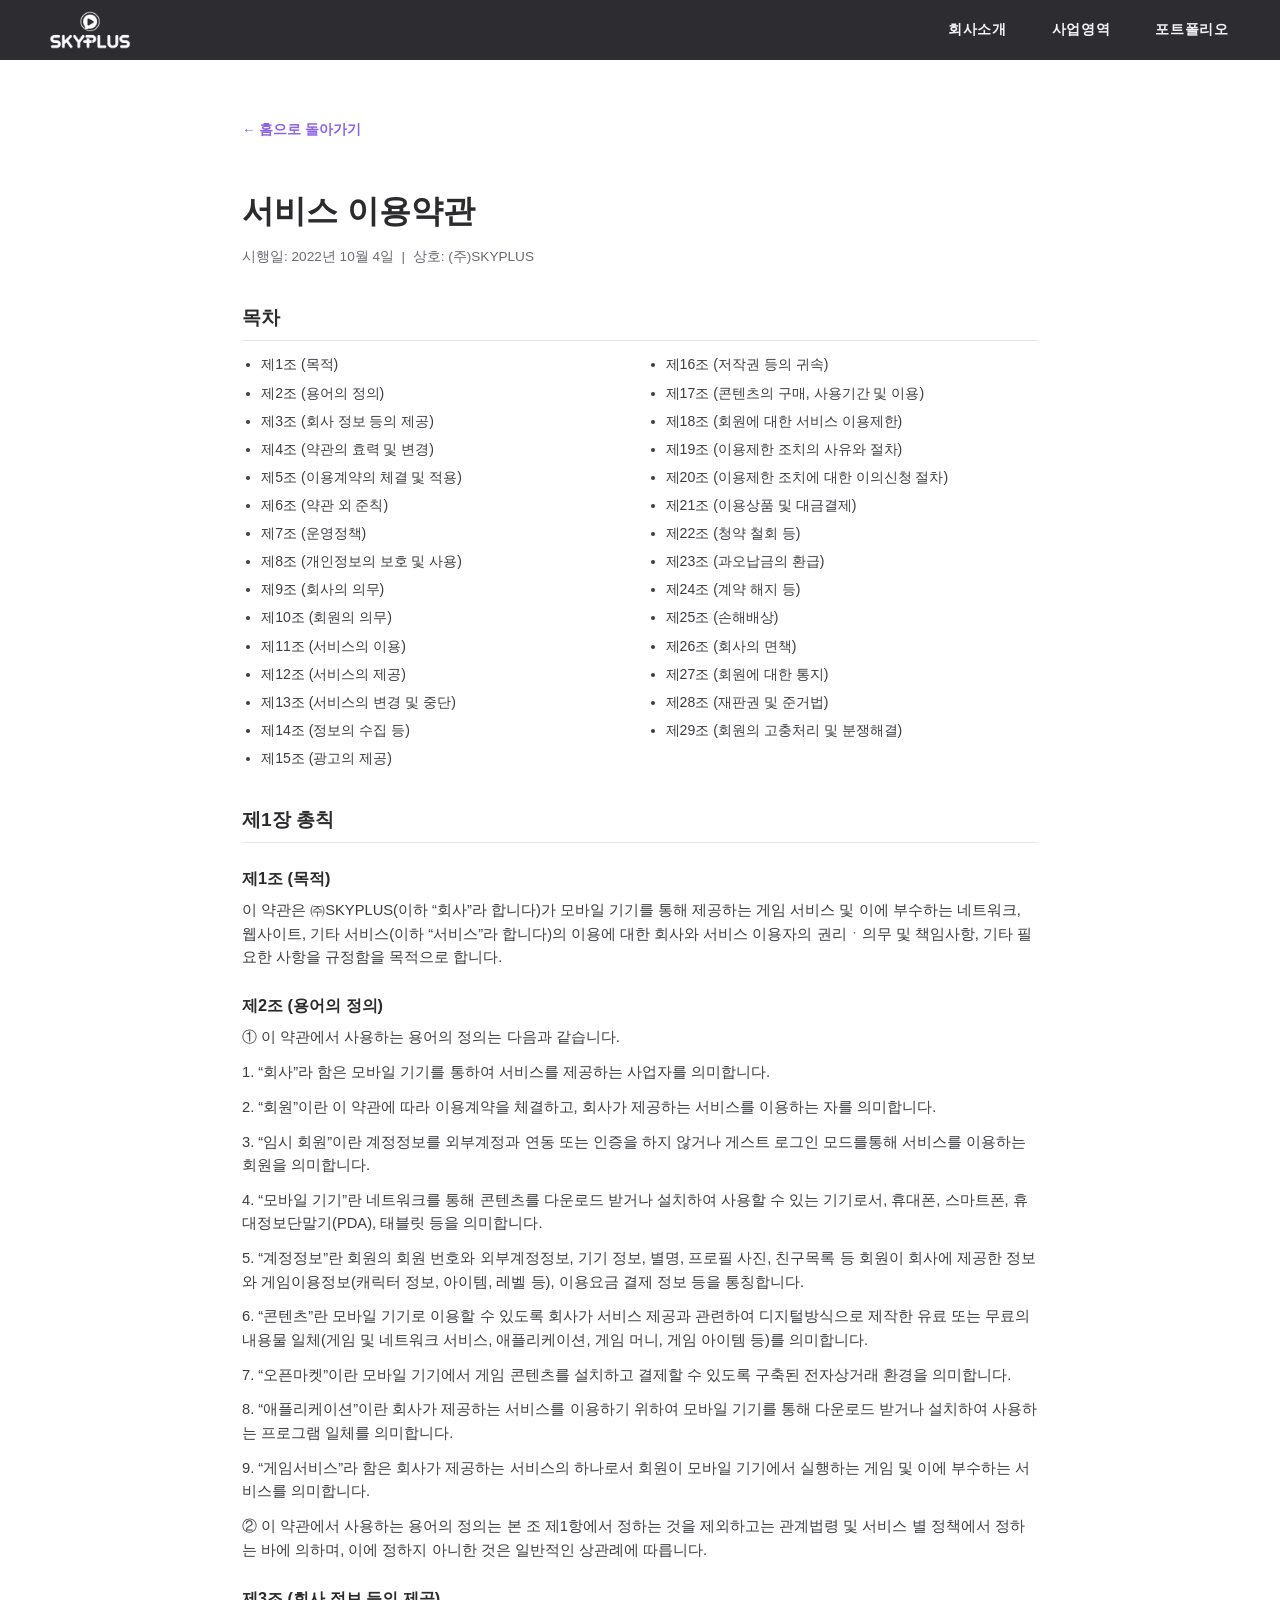
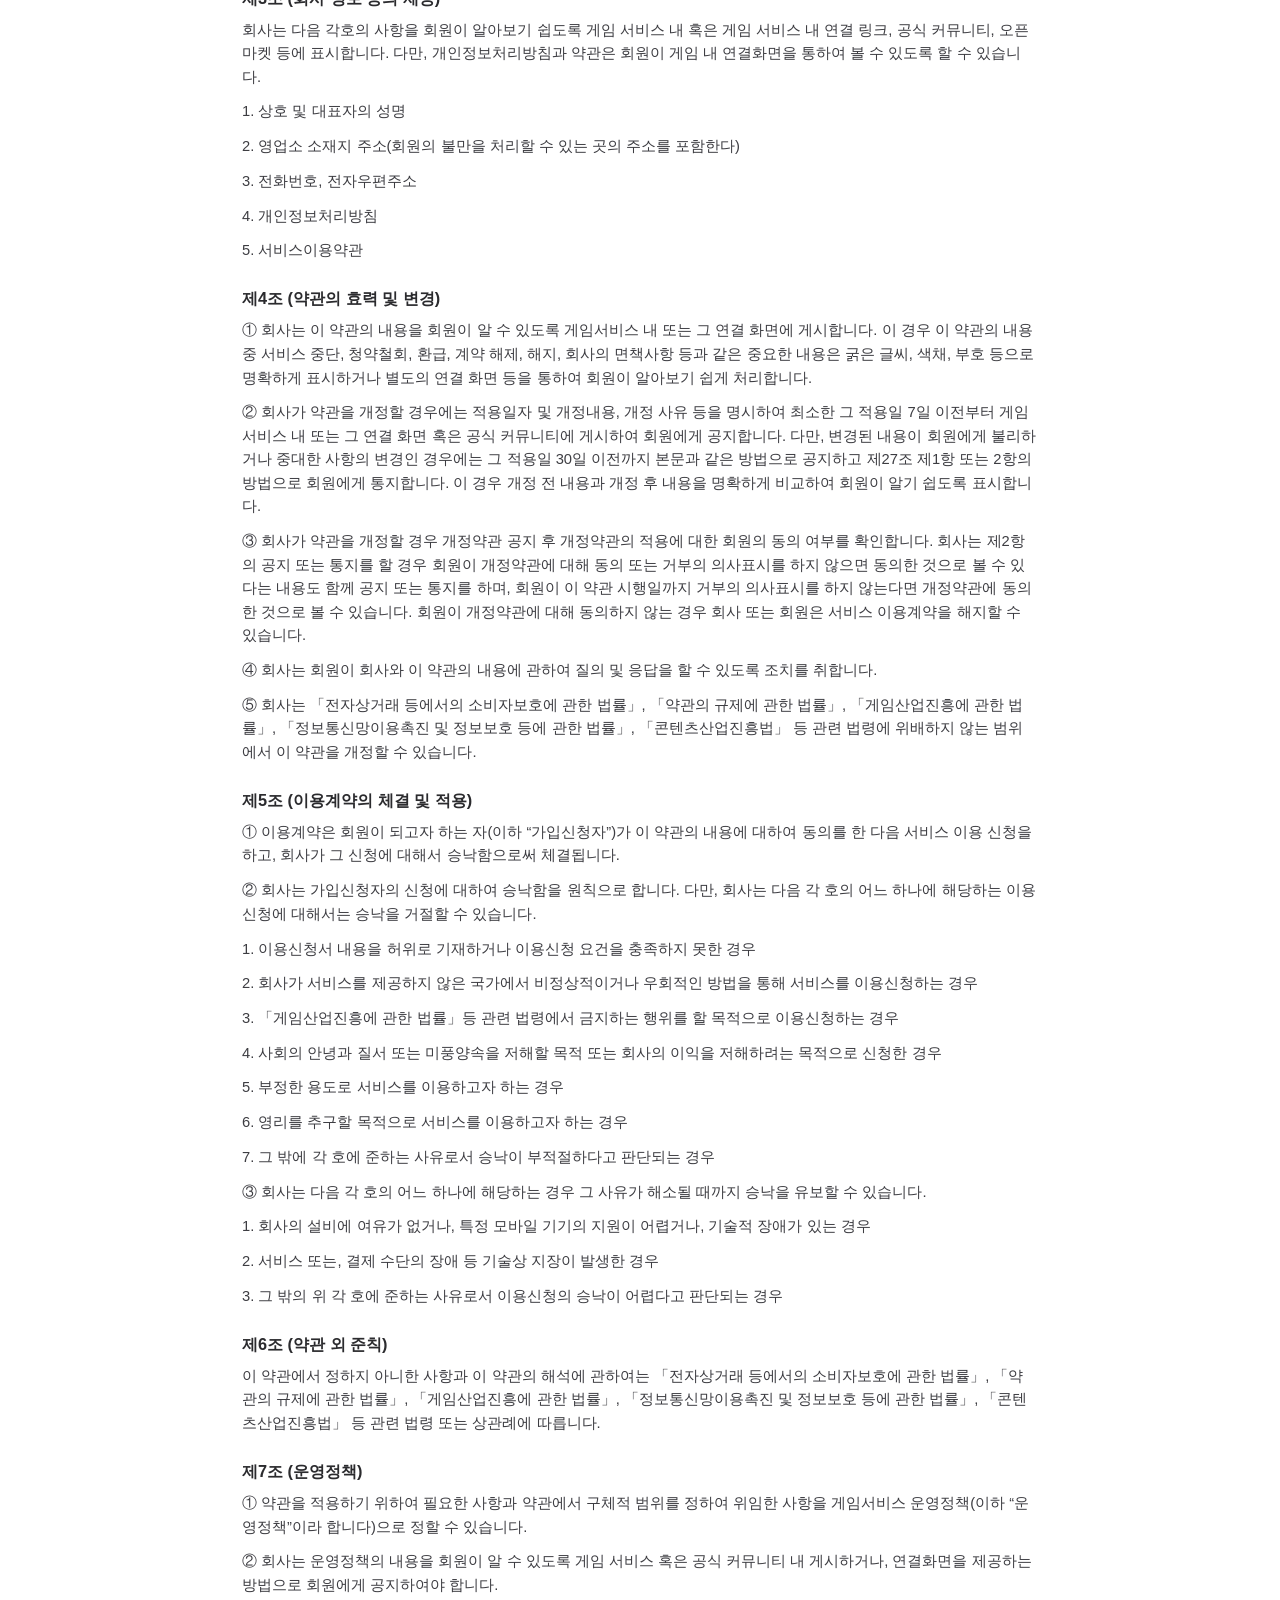
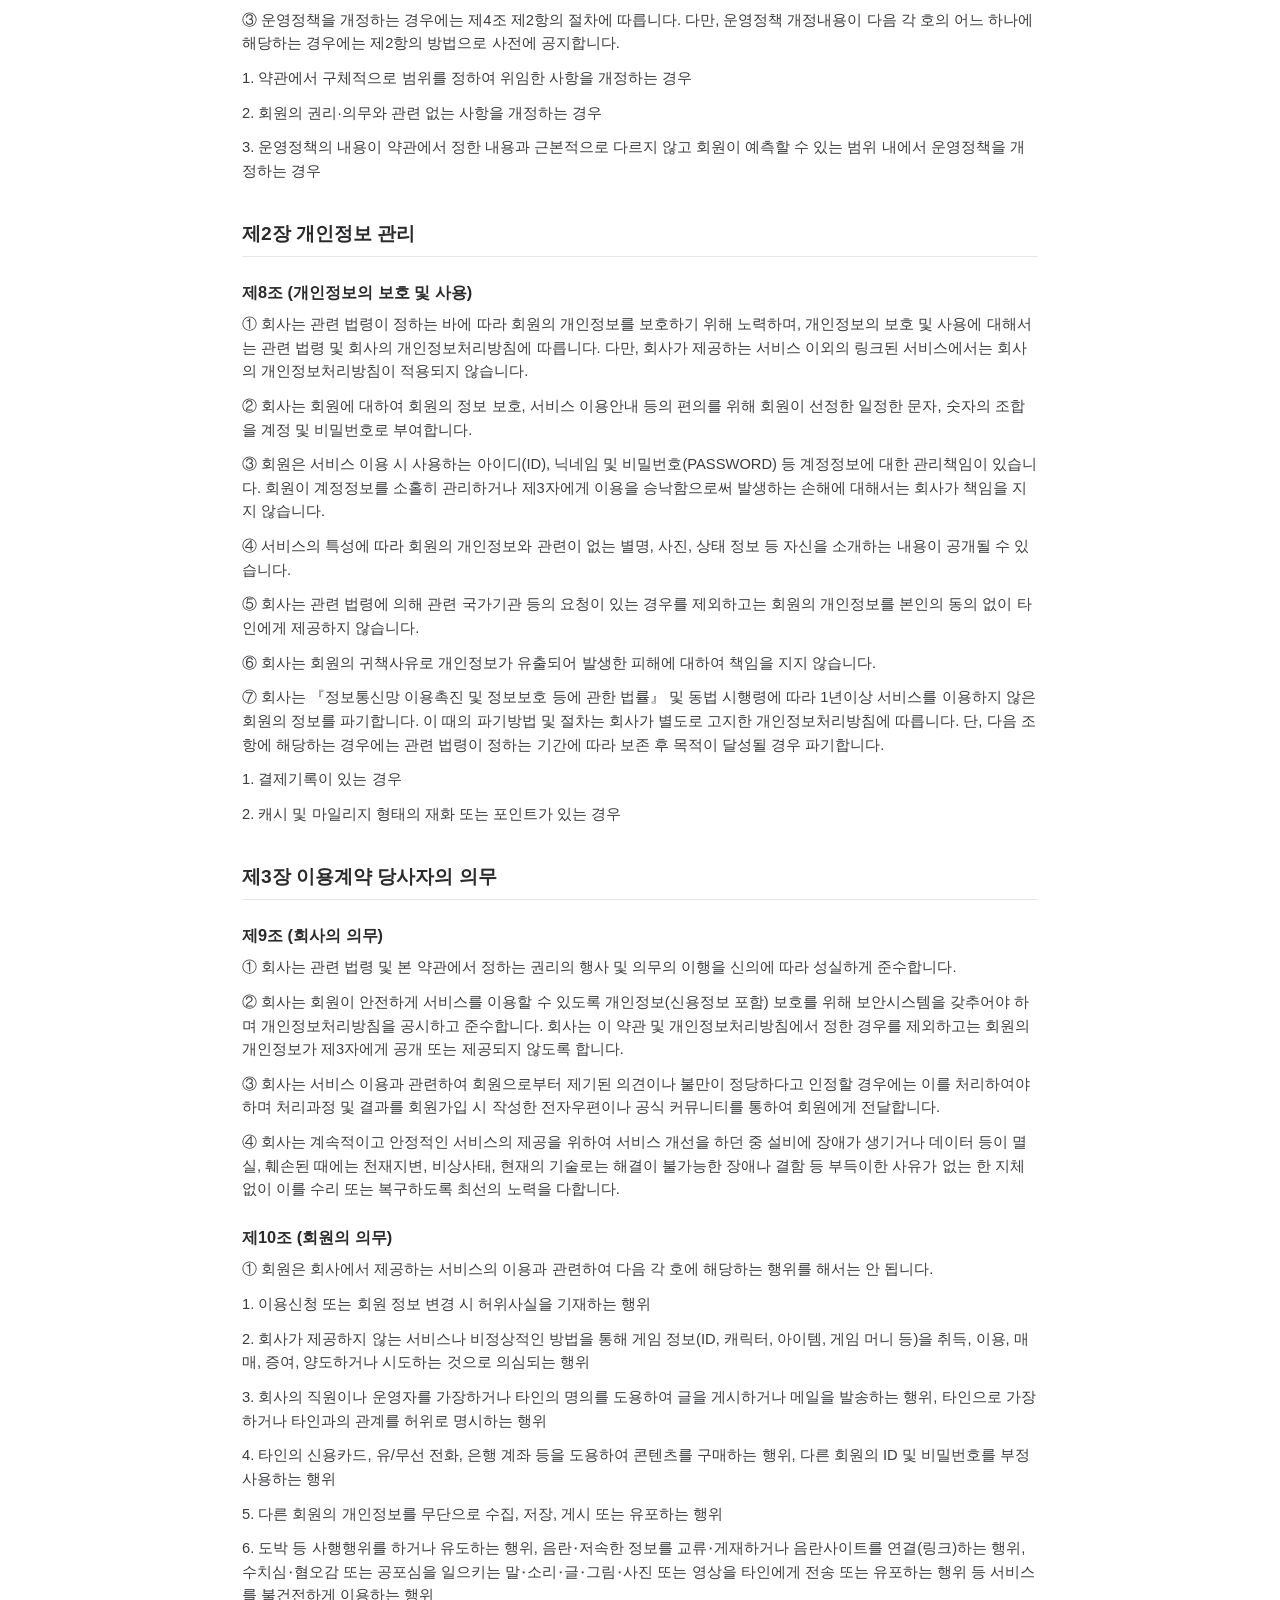
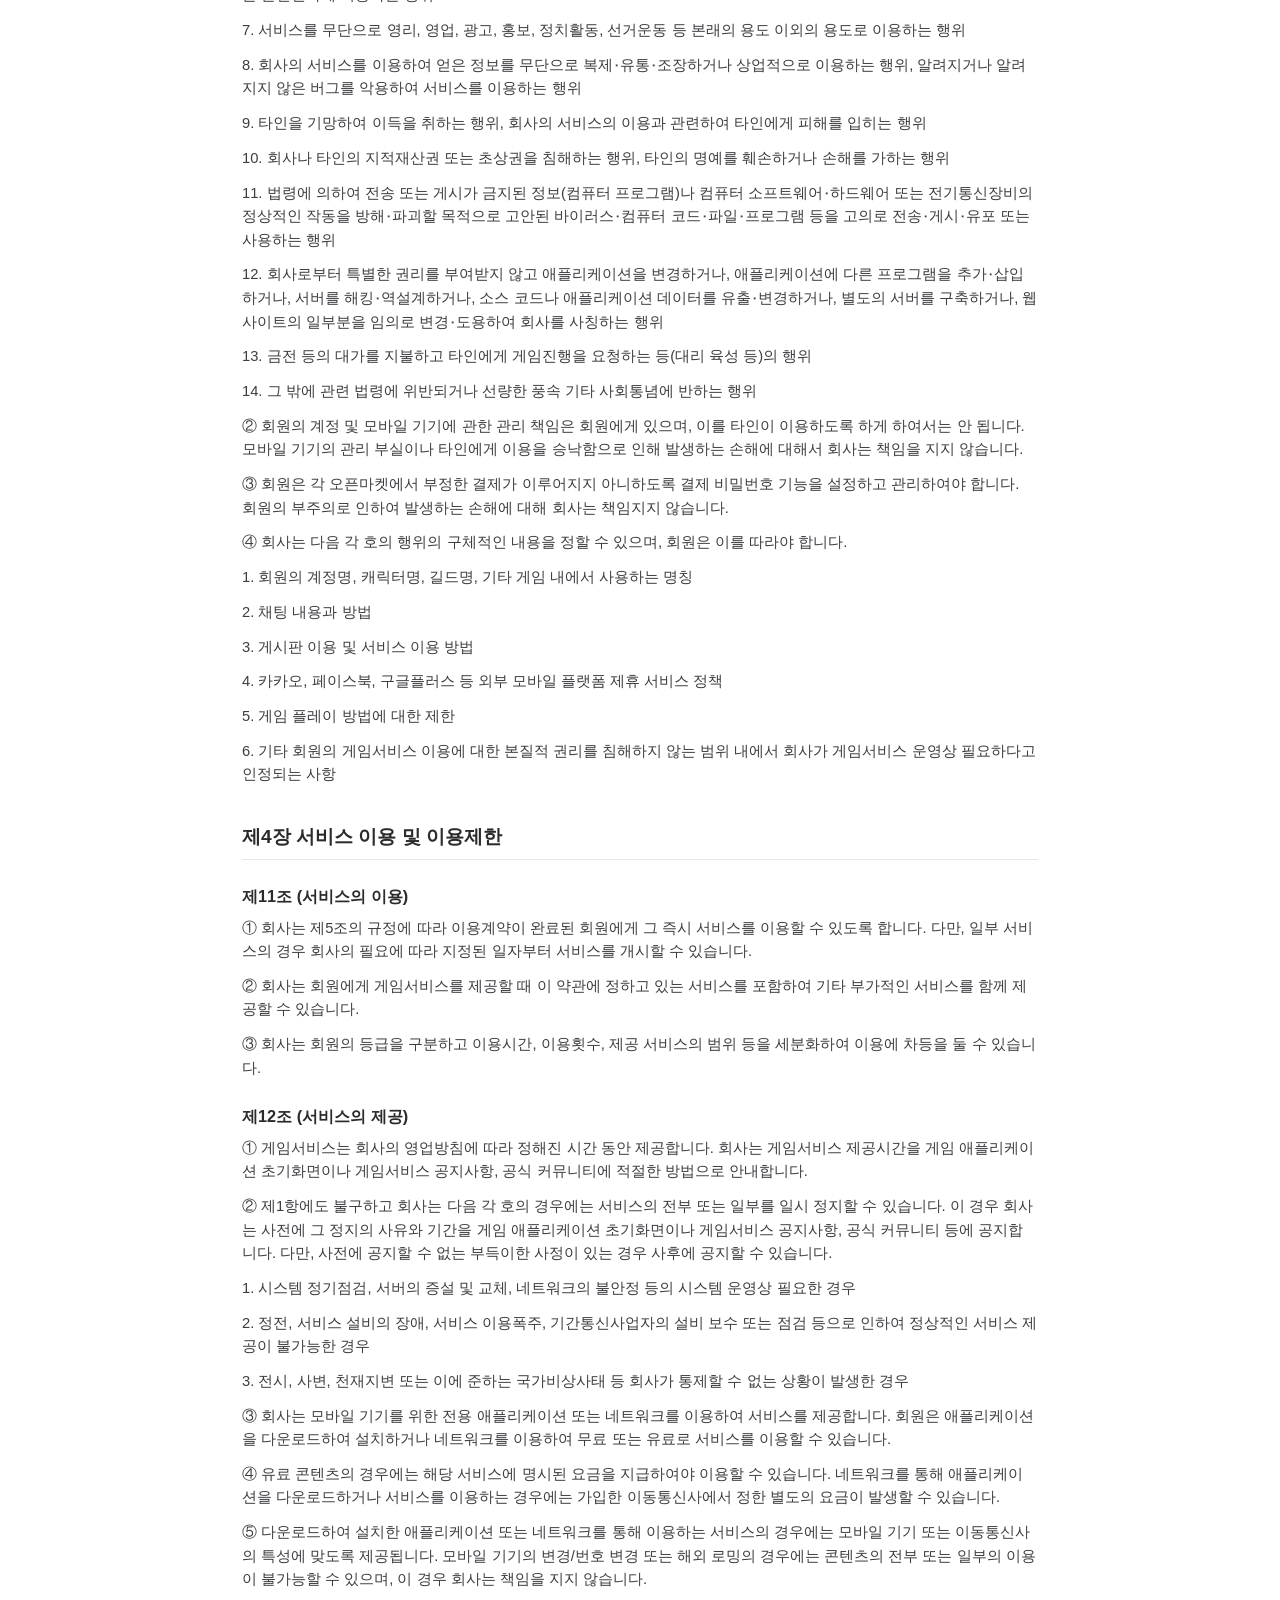
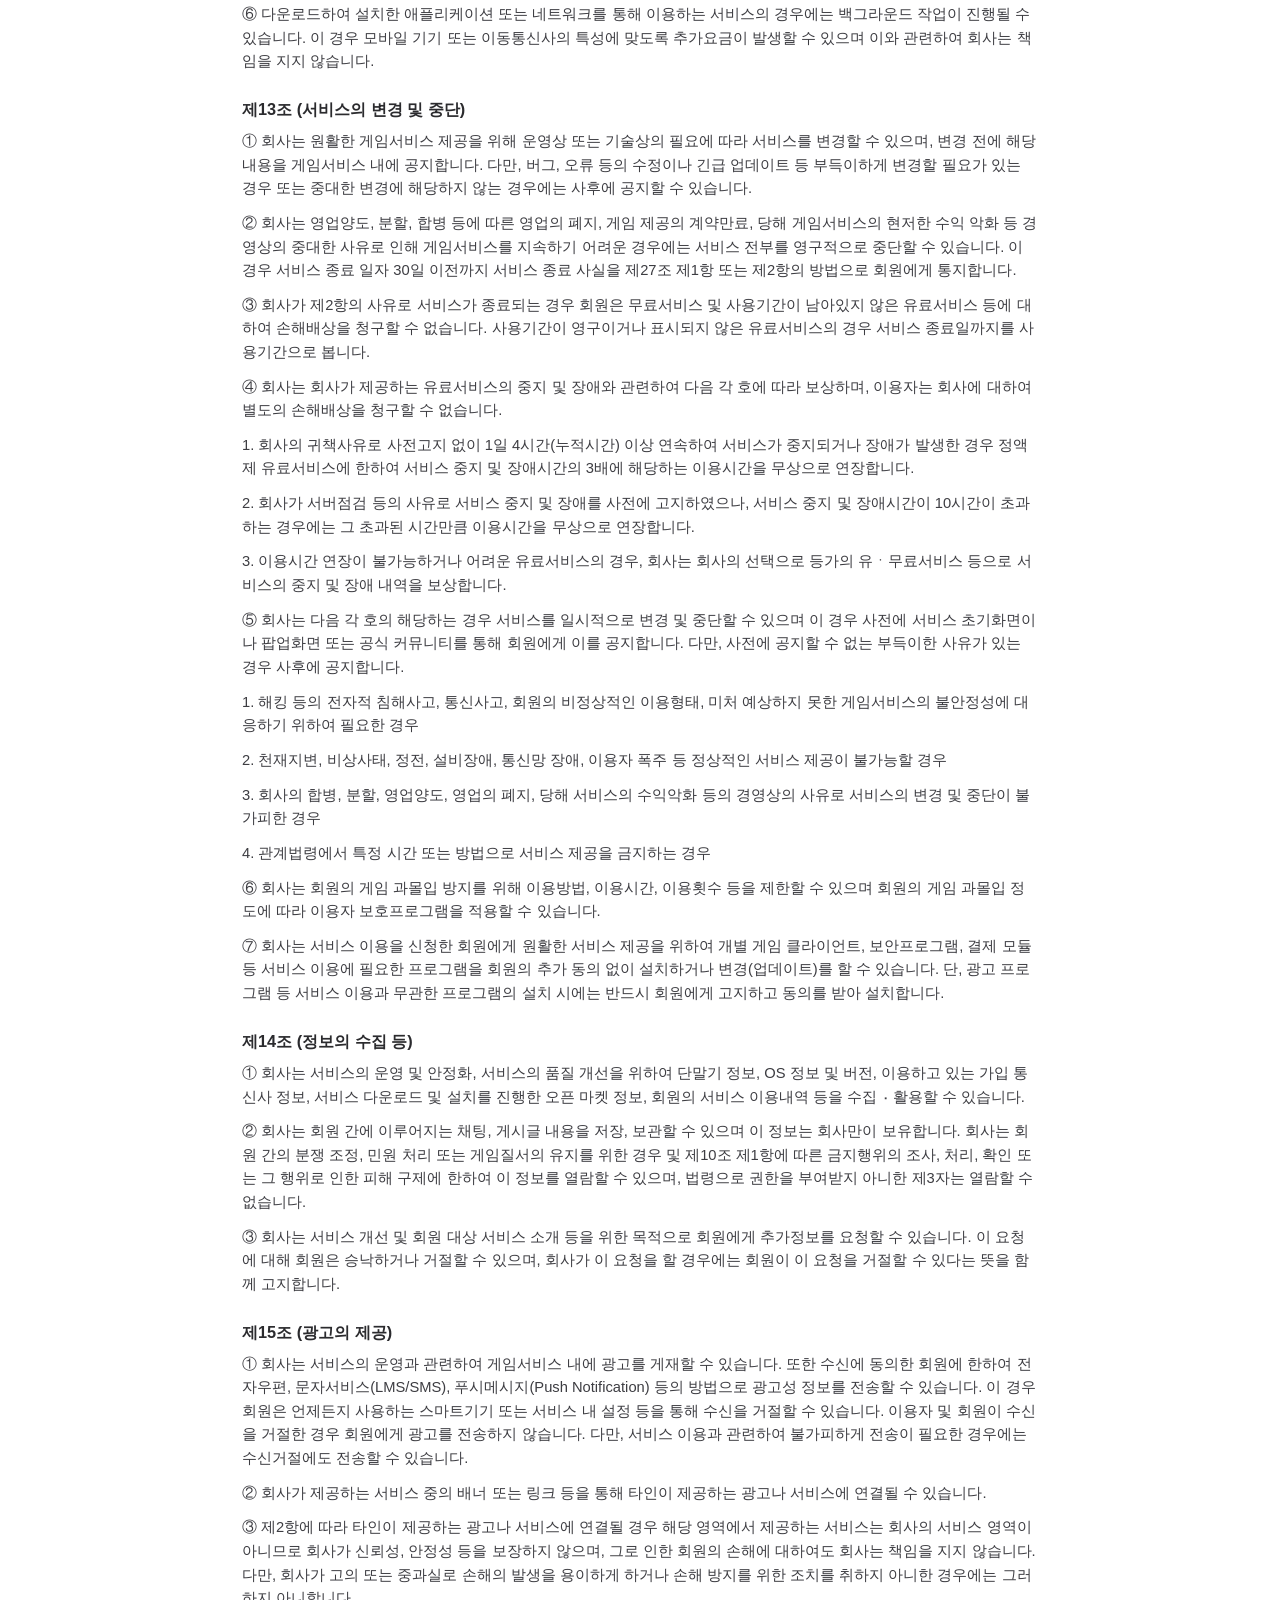
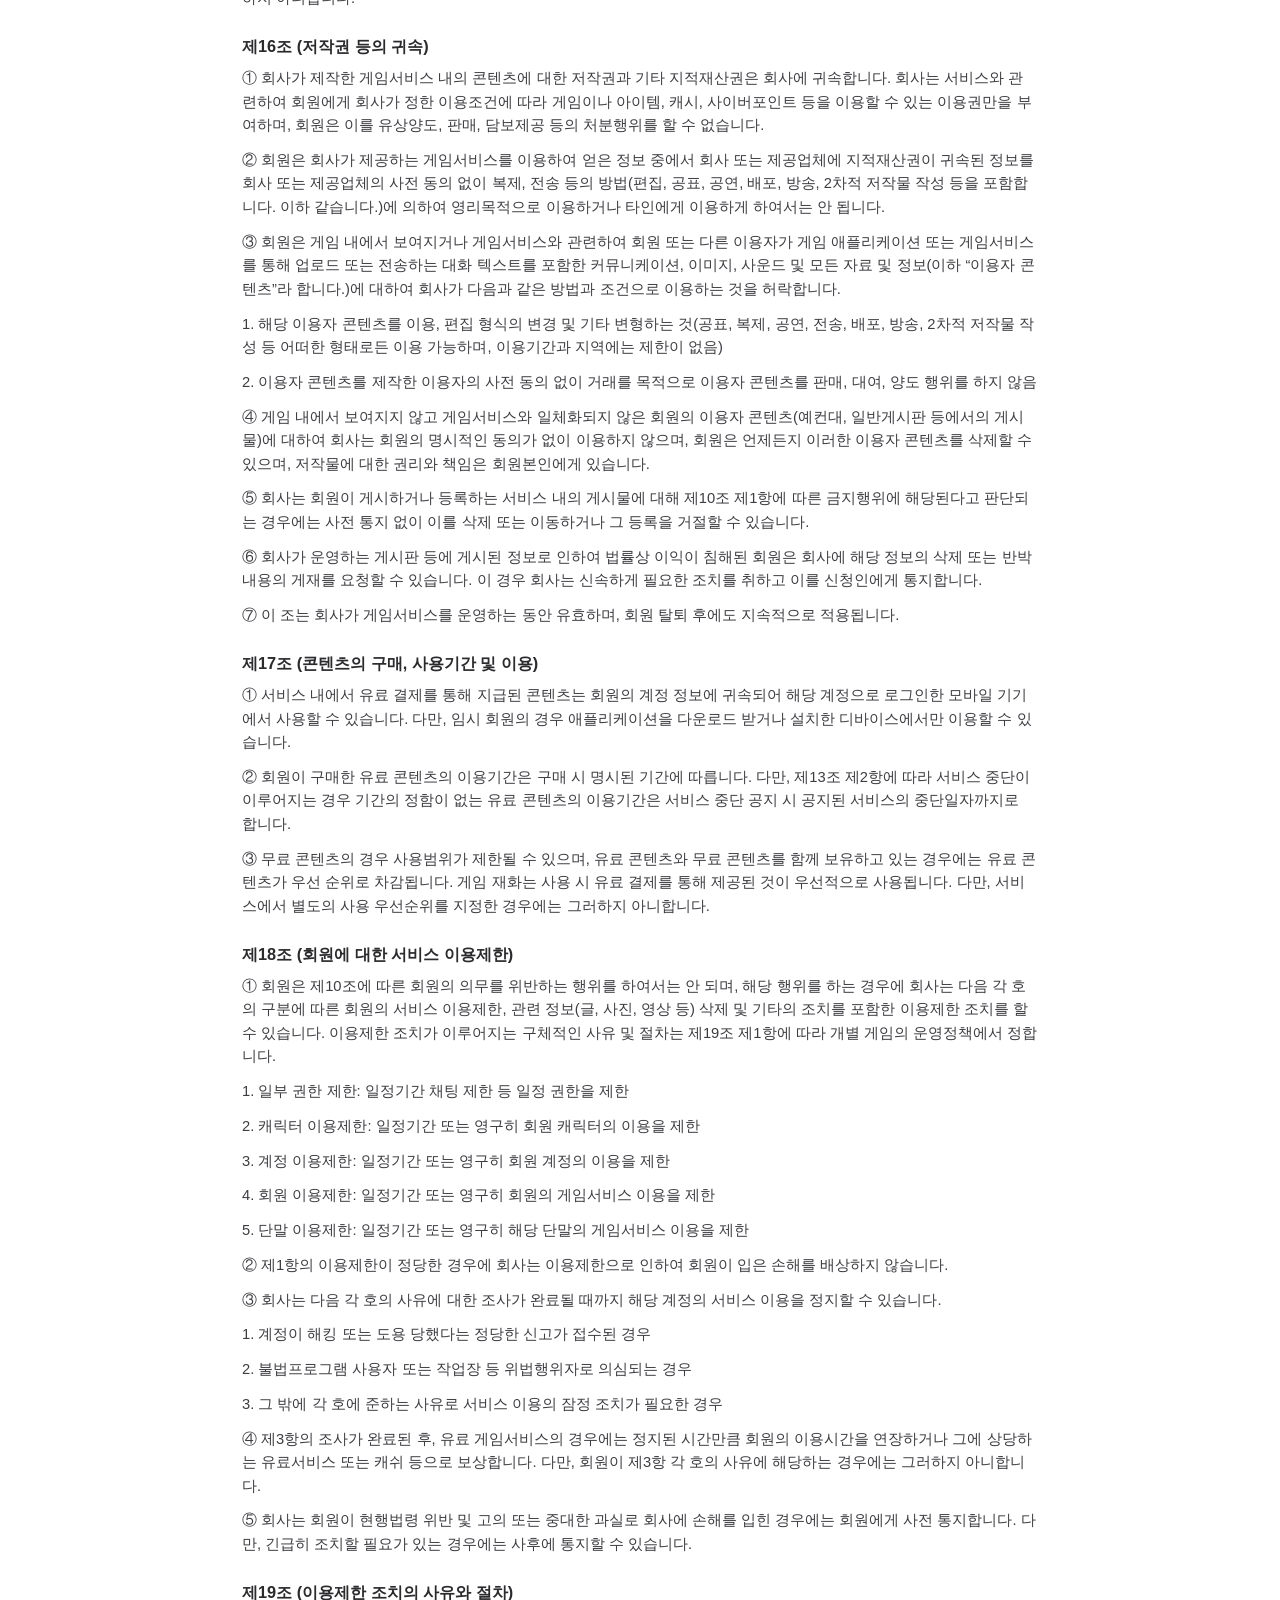
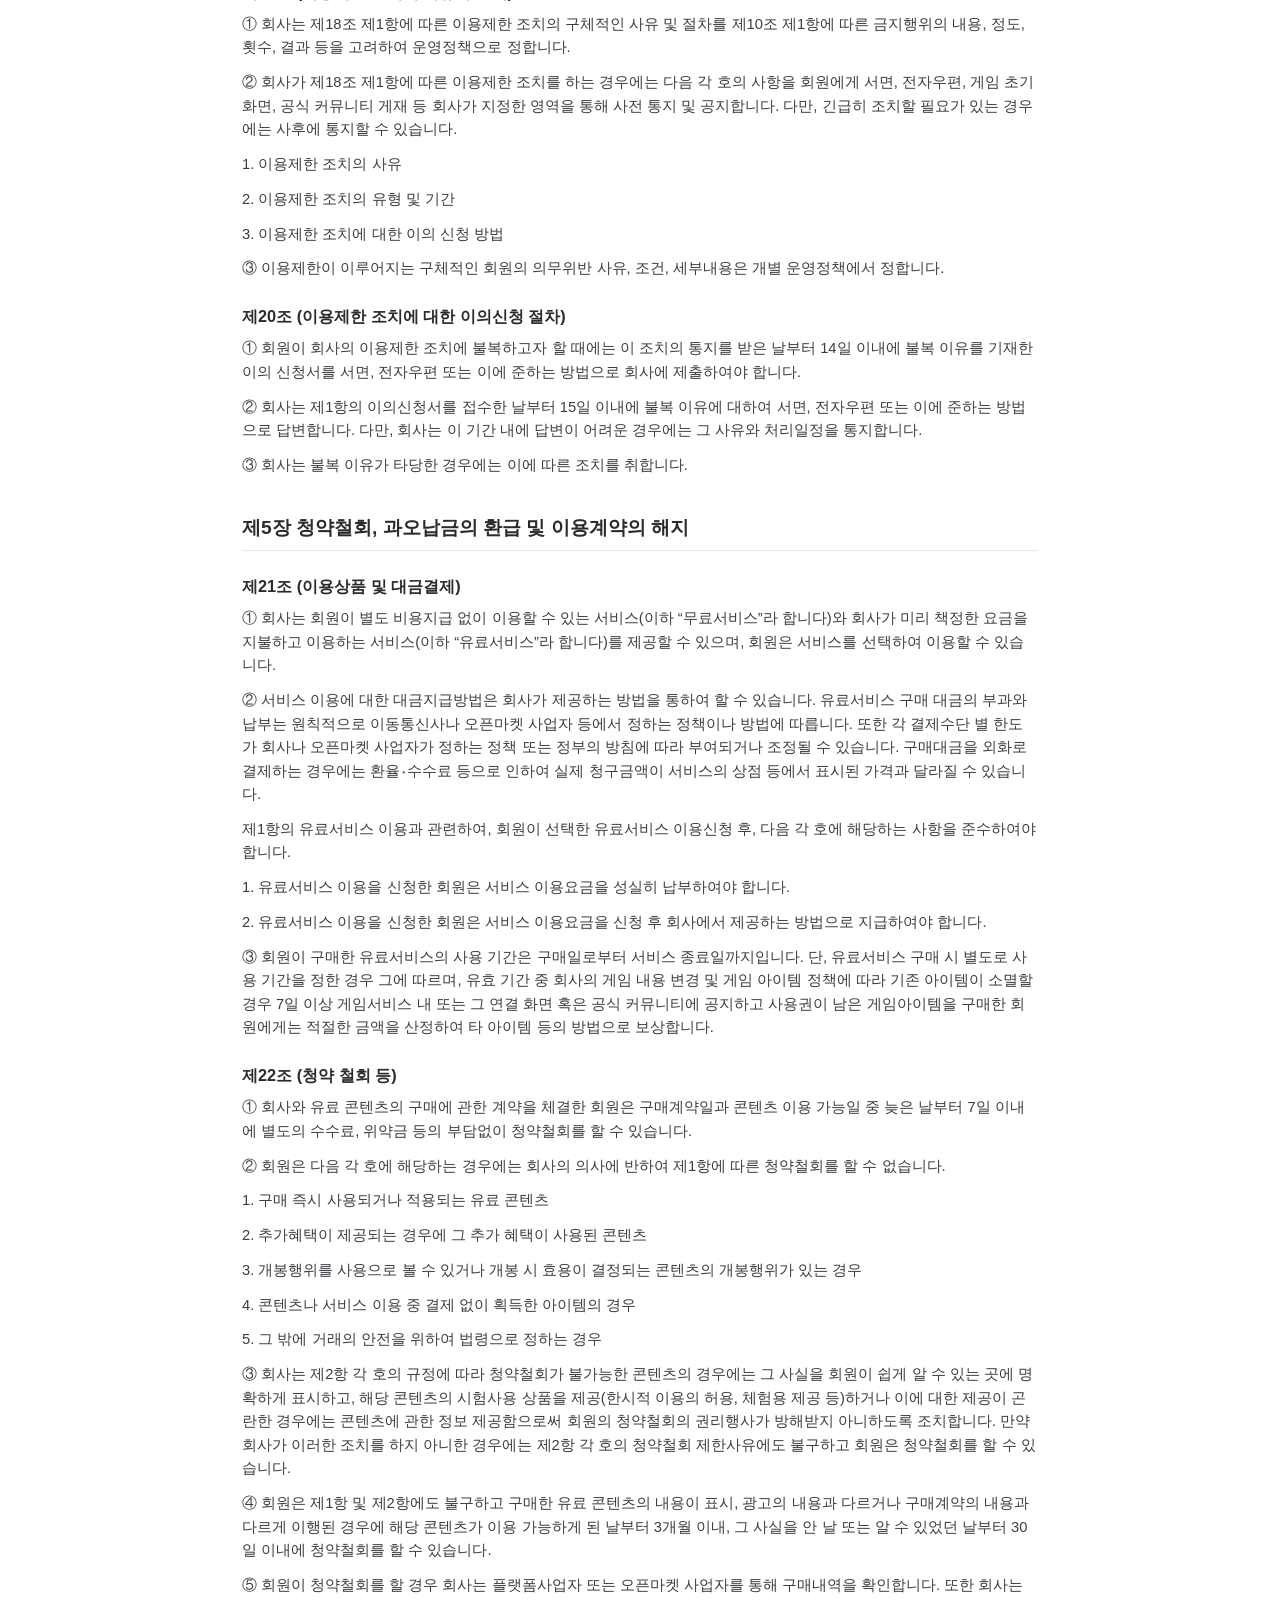
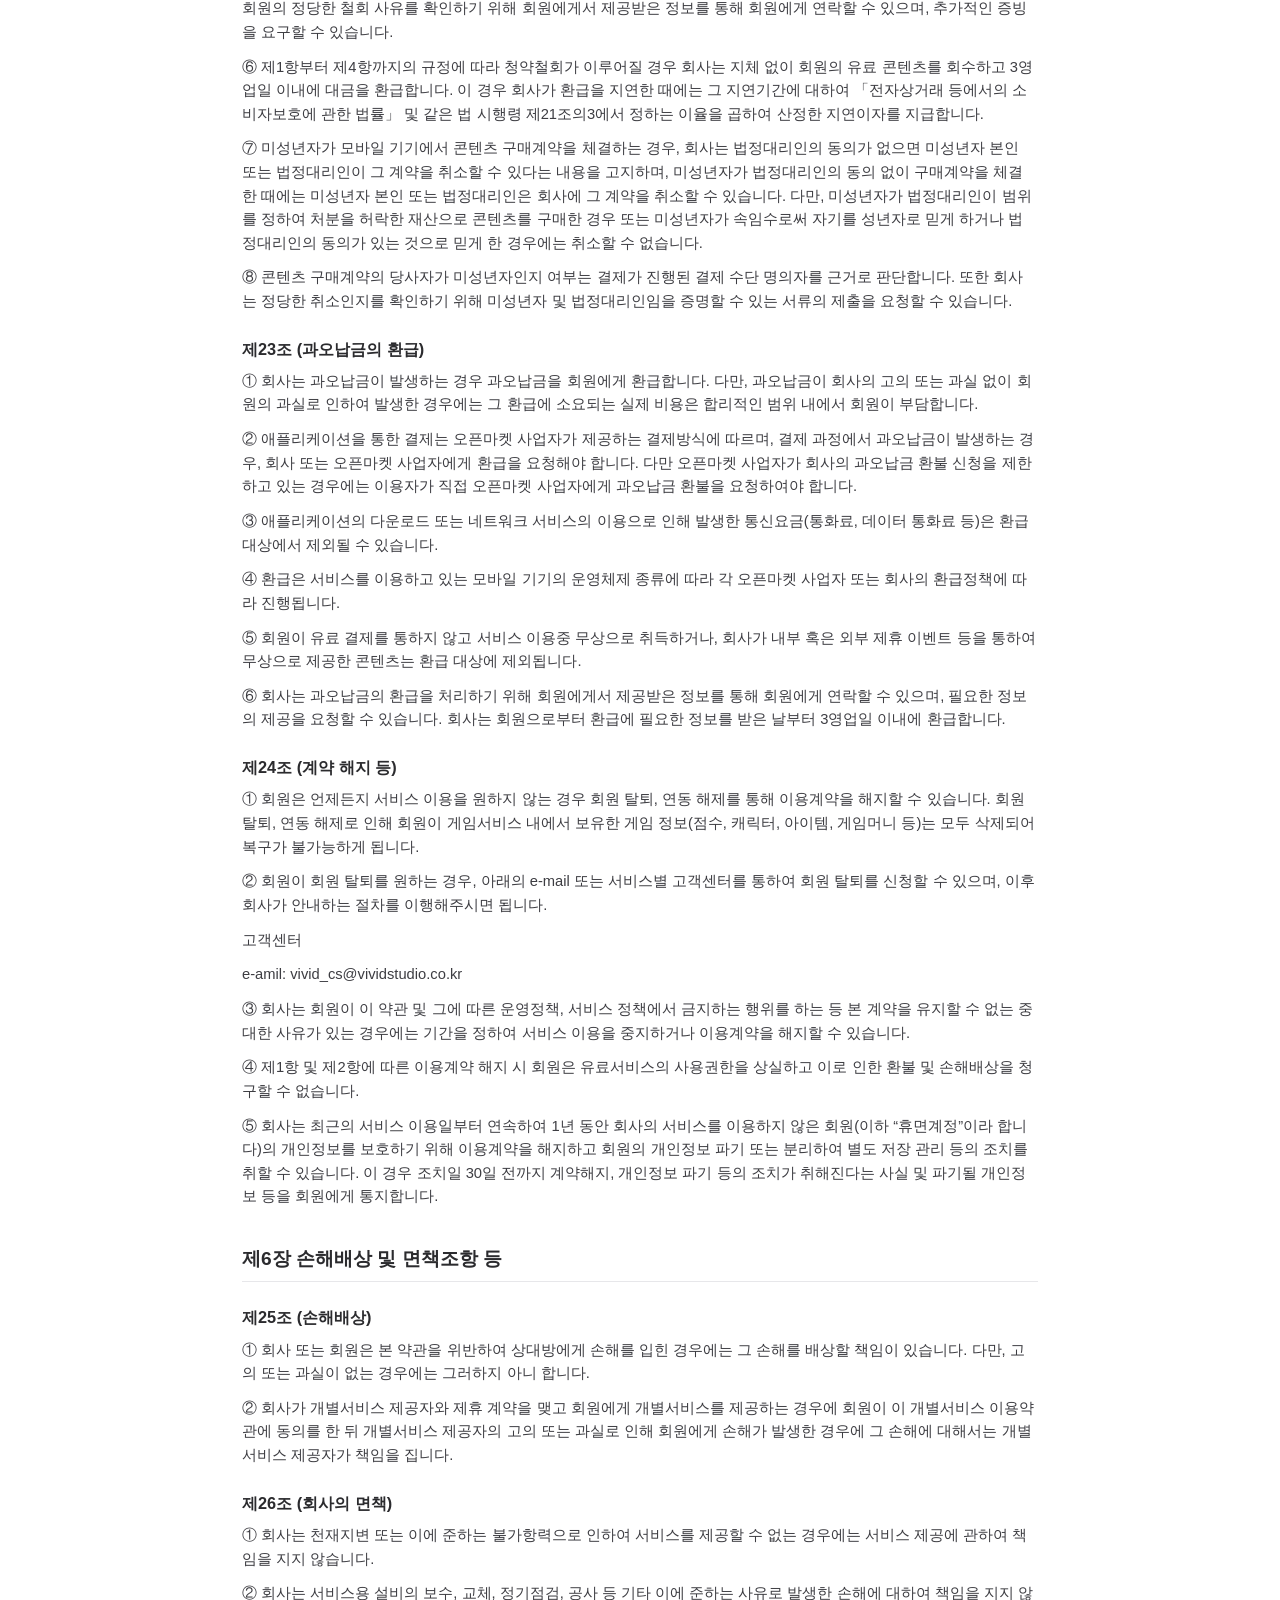
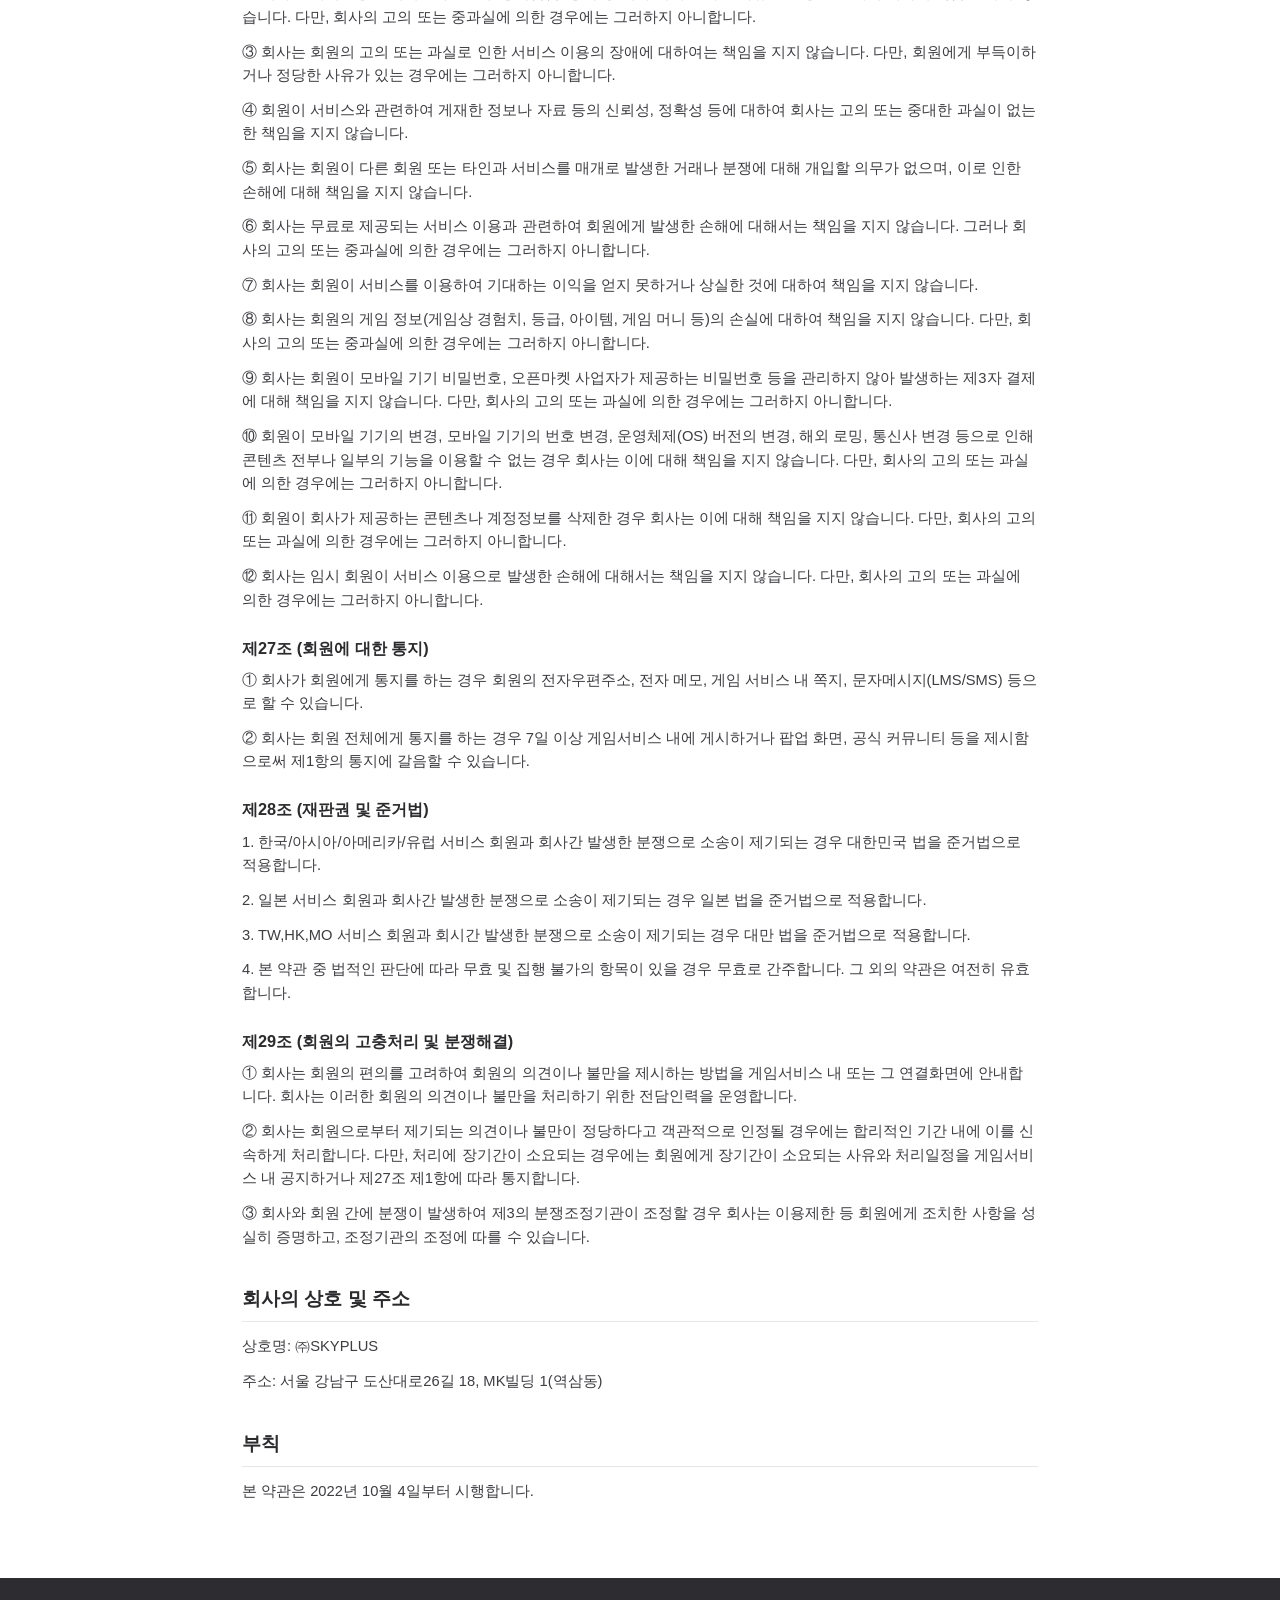
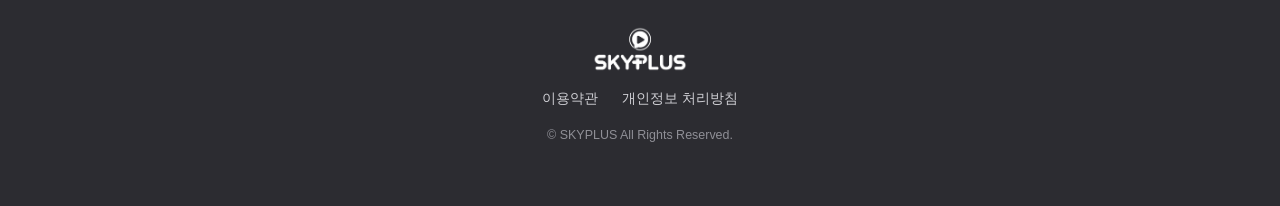
<file: terms.html>
﻿<!DOCTYPE html>
<html lang="ko">
<head>
<meta charset="UTF-8">
<meta name="viewport" content="width=device-width, initial-scale=1.0">
<title>서비스 이용약관 | SKYPLUS</title>
<link rel="canonical" href="https://www.sky-plus.co.kr/terms.html">
<meta property="og:title" content="서비스 이용약관 | SKYPLUS">
<meta property="og:site_name" content="SKYPLUS">
<meta property="og:image" content="https://www.sky-plus.co.kr/assets/hero.jpg">
<meta property="og:url" content="https://www.sky-plus.co.kr/terms.html">
<link rel="icon" type="image/png" href="assets/favicon-32.png">
<link rel="apple-touch-icon" href="assets/favicon-180.png">
<link rel="stylesheet" href="assets/style.css">
</head>
<body>

<header class="site-header">
  <a class="brand" href="index.html" aria-label="홈으로">
    <img src="assets/skyplus-logo.png" alt="SKYPLUS">
  </a>
  <nav class="site-nav">
    <a href="index.html#about">회사소개</a>
    <a href="index.html#business">사업영역</a>
    <a href="index.html#portfolio">포트폴리오</a>
  </nav>
</header>

<main class="doc-wrap">
  <a class="back-link" href="index.html">&larr; 홈으로 돌아가기</a>
  <h1>서비스 이용약관</h1>
  <p class="doc-meta">시행일: 2022년 10월 4일 &nbsp;|&nbsp; 상호: (주)SKYPLUS</p>
    <h2>목차</h2>
    <ul class="toc">
    <li>제1조 (목적)</li>
    <li>제2조 (용어의 정의)</li>
    <li>제3조 (회사 정보 등의 제공)</li>
    <li>제4조 (약관의 효력 및 변경)</li>
    <li>제5조 (이용계약의 체결 및 적용)</li>
    <li>제6조 (약관 외 준칙)</li>
    <li>제7조 (운영정책)</li>
    <li>제8조 (개인정보의 보호 및 사용)</li>
    <li>제9조 (회사의 의무)</li>
    <li>제10조 (회원의 의무)</li>
    <li>제11조 (서비스의 이용)</li>
    <li>제12조 (서비스의 제공)</li>
    <li>제13조 (서비스의 변경 및 중단)</li>
    <li>제14조 (정보의 수집 등)</li>
    <li>제15조 (광고의 제공)</li>
    <li>제16조 (저작권 등의 귀속)</li>
    <li>제17조 (콘텐츠의 구매, 사용기간 및 이용)</li>
    <li>제18조 (회원에 대한 서비스 이용제한)</li>
    <li>제19조 (이용제한 조치의 사유와 절차)</li>
    <li>제20조 (이용제한 조치에 대한 이의신청 절차)</li>
    <li>제21조 (이용상품 및 대금결제)</li>
    <li>제22조 (청약 철회 등)</li>
    <li>제23조 (과오납금의 환급)</li>
    <li>제24조 (계약 해지 등)</li>
    <li>제25조 (손해배상)</li>
    <li>제26조 (회사의 면책)</li>
    <li>제27조 (회원에 대한 통지)</li>
    <li>제28조 (재판권 및 준거법)</li>
    <li>제29조 (회원의 고충처리 및 분쟁해결)</li>
    </ul>
    <h2>제1장 총칙</h2>
    <h3>제1조 (목적)</h3>
    <p>이 약관은 ㈜SKYPLUS(이하 “회사”라 합니다)가 모바일 기기를 통해 제공하는 게임 서비스 및 이에 부수하는 네트워크, 웹사이트, 기타 서비스(이하 “서비스”라 합니다)의 이용에 대한 회사와 서비스 이용자의 권리ㆍ의무 및 책임사항, 기타 필요한 사항을 규정함을 목적으로 합니다.</p>
    <h3>제2조 (용어의 정의)</h3>
    <p>① 이 약관에서 사용하는 용어의 정의는 다음과 같습니다.</p>
    <p>1. “회사”라 함은 모바일 기기를 통하여 서비스를 제공하는 사업자를 의미합니다.</p>
    <p>2. “회원”이란 이 약관에 따라 이용계약을 체결하고, 회사가 제공하는 서비스를 이용하는 자를 의미합니다.</p>
    <p>3. “임시 회원”이란 계정정보를 외부계정과 연동 또는 인증을 하지 않거나 게스트 로그인 모드를통해 서비스를 이용하는 회원을 의미합니다.</p>
    <p>4. “모바일 기기”란 네트워크를 통해 콘텐츠를 다운로드 받거나 설치하여 사용할 수 있는 기기로서, 휴대폰, 스마트폰, 휴대정보단말기(PDA), 태블릿 등을 의미합니다.</p>
    <p>5. “계정정보”란 회원의 회원 번호와 외부계정정보, 기기 정보, 별명, 프로필 사진, 친구목록 등 회원이 회사에 제공한 정보와 게임이용정보(캐릭터 정보, 아이템, 레벨 등), 이용요금 결제 정보 등을 통칭합니다.</p>
    <p>6. “콘텐츠”란 모바일 기기로 이용할 수 있도록 회사가 서비스 제공과 관련하여 디지털방식으로 제작한 유료 또는 무료의 내용물 일체(게임 및 네트워크 서비스, 애플리케이션, 게임 머니, 게임 아이템 등)를 의미합니다.</p>
    <p>7. “오픈마켓”이란 모바일 기기에서 게임 콘텐츠를 설치하고 결제할 수 있도록 구축된 전자상거래 환경을 의미합니다.</p>
    <p>8. “애플리케이션”이란 회사가 제공하는 서비스를 이용하기 위하여 모바일 기기를 통해 다운로드 받거나 설치하여 사용하는 프로그램 일체를 의미합니다.</p>
    <p>9. “게임서비스”라 함은 회사가 제공하는 서비스의 하나로서 회원이 모바일 기기에서 실행하는 게임 및 이에 부수하는 서비스를 의미합니다.</p>
    <p>② 이 약관에서 사용하는 용어의 정의는 본 조 제1항에서 정하는 것을 제외하고는 관계법령 및 서비스 별 정책에서 정하는 바에 의하며, 이에 정하지 아니한 것은 일반적인 상관례에 따릅니다.</p>
    <h3>제3조 (회사 정보 등의 제공)</h3>
    <p>회사는 다음 각호의 사항을 회원이 알아보기 쉽도록 게임 서비스 내 혹은 게임 서비스 내 연결 링크, 공식 커뮤니티, 오픈마켓 등에 표시합니다. 다만, 개인정보처리방침과 약관은 회원이 게임 내 연결화면을 통하여 볼 수 있도록 할 수 있습니다.</p>
    <p>1. 상호 및 대표자의 성명</p>
    <p>2. 영업소 소재지 주소(회원의 불만을 처리할 수 있는 곳의 주소를 포함한다)</p>
    <p>3. 전화번호, 전자우편주소</p>
    <p>4. 개인정보처리방침</p>
    <p>5. 서비스이용약관</p>
    <h3>제4조 (약관의 효력 및 변경)</h3>
    <p>① 회사는 이 약관의 내용을 회원이 알 수 있도록 게임서비스 내 또는 그 연결 화면에 게시합니다. 이 경우 이 약관의 내용 중 서비스 중단, 청약철회, 환급, 계약 해제, 해지, 회사의 면책사항 등과 같은 중요한 내용은 굵은 글씨, 색채, 부호 등으로 명확하게 표시하거나 별도의 연결 화면 등을 통하여 회원이 알아보기 쉽게 처리합니다.</p>
    <p>② 회사가 약관을 개정할 경우에는 적용일자 및 개정내용, 개정 사유 등을 명시하여 최소한 그 적용일 7일 이전부터 게임서비스 내 또는 그 연결 화면 혹은 공식 커뮤니티에 게시하여 회원에게 공지합니다. 다만, 변경된 내용이 회원에게 불리하거나 중대한 사항의 변경인 경우에는 그 적용일 30일 이전까지 본문과 같은 방법으로 공지하고 제27조 제1항 또는 2항의 방법으로 회원에게 통지합니다. 이 경우 개정 전 내용과 개정 후 내용을 명확하게 비교하여 회원이 알기 쉽도록 표시합니다.</p>
    <p>③ 회사가 약관을 개정할 경우 개정약관 공지 후 개정약관의 적용에 대한 회원의 동의 여부를 확인합니다. 회사는 제2항의 공지 또는 통지를 할 경우 회원이 개정약관에 대해 동의 또는 거부의 의사표시를 하지 않으면 동의한 것으로 볼 수 있다는 내용도 함께 공지 또는 통지를 하며, 회원이 이 약관 시행일까지 거부의 의사표시를 하지 않는다면 개정약관에 동의한 것으로 볼 수 있습니다. 회원이 개정약관에 대해 동의하지 않는 경우 회사 또는 회원은 서비스 이용계약을 해지할 수 있습니다.</p>
    <p>④ 회사는 회원이 회사와 이 약관의 내용에 관하여 질의 및 응답을 할 수 있도록 조치를 취합니다.</p>
    <p>⑤ 회사는 「전자상거래 등에서의 소비자보호에 관한 법률」, 「약관의 규제에 관한 법률」, 「게임산업진흥에 관한 법률」, 「정보통신망이용촉진 및 정보보호 등에 관한 법률」, 「콘텐츠산업진흥법」 등 관련 법령에 위배하지 않는 범위에서 이 약관을 개정할 수 있습니다.</p>
    <h3>제5조 (이용계약의 체결 및 적용)</h3>
    <p>① 이용계약은 회원이 되고자 하는 자(이하 “가입신청자”)가 이 약관의 내용에 대하여 동의를 한 다음 서비스 이용 신청을 하고, 회사가 그 신청에 대해서 승낙함으로써 체결됩니다.</p>
    <p>② 회사는 가입신청자의 신청에 대하여 승낙함을 원칙으로 합니다. 다만, 회사는 다음 각 호의 어느 하나에 해당하는 이용 신청에 대해서는 승낙을 거절할 수 있습니다.</p>
    <p>1. 이용신청서 내용을 허위로 기재하거나 이용신청 요건을 충족하지 못한 경우</p>
    <p>2. 회사가 서비스를 제공하지 않은 국가에서 비정상적이거나 우회적인 방법을 통해 서비스를 이용신청하는 경우</p>
    <p>3. 「게임산업진흥에 관한 법률」등 관련 법령에서 금지하는 행위를 할 목적으로 이용신청하는 경우</p>
    <p>4. 사회의 안녕과 질서 또는 미풍양속을 저해할 목적 또는 회사의 이익을 저해하려는 목적으로 신청한 경우</p>
    <p>5. 부정한 용도로 서비스를 이용하고자 하는 경우</p>
    <p>6. 영리를 추구할 목적으로 서비스를 이용하고자 하는 경우</p>
    <p>7. 그 밖에 각 호에 준하는 사유로서 승낙이 부적절하다고 판단되는 경우</p>
    <p>③ 회사는 다음 각 호의 어느 하나에 해당하는 경우 그 사유가 해소될 때까지 승낙을 유보할 수 있습니다.</p>
    <p>1. 회사의 설비에 여유가 없거나, 특정 모바일 기기의 지원이 어렵거나, 기술적 장애가 있는 경우</p>
    <p>2. 서비스 또는, 결제 수단의 장애 등 기술상 지장이 발생한 경우</p>
    <p>3. 그 밖의 위 각 호에 준하는 사유로서 이용신청의 승낙이 어렵다고 판단되는 경우</p>
    <h3>제6조 (약관 외 준칙)</h3>
    <p>이 약관에서 정하지 아니한 사항과 이 약관의 해석에 관하여는 「전자상거래 등에서의 소비자보호에 관한 법률」, 「약관의 규제에 관한 법률」, 「게임산업진흥에 관한 법률」, 「정보통신망이용촉진 및 정보보호 등에 관한 법률」, 「콘텐츠산업진흥법」 등 관련 법령 또는 상관례에 따릅니다.</p>
    <h3>제7조 (운영정책)</h3>
    <p>① 약관을 적용하기 위하여 필요한 사항과 약관에서 구체적 범위를 정하여 위임한 사항을 게임서비스 운영정책(이하 “운영정책”이라 합니다)으로 정할 수 있습니다.</p>
    <p>② 회사는 운영정책의 내용을 회원이 알 수 있도록 게임 서비스 혹은 공식 커뮤니티 내 게시하거나, 연결화면을 제공하는 방법으로 회원에게 공지하여야 합니다.</p>
    <p>③ 운영정책을 개정하는 경우에는 제4조 제2항의 절차에 따릅니다. 다만, 운영정책 개정내용이 다음 각 호의 어느 하나에 해당하는 경우에는 제2항의 방법으로 사전에 공지합니다.</p>
    <p>1. 약관에서 구체적으로 범위를 정하여 위임한 사항을 개정하는 경우</p>
    <p>2. 회원의 권리·의무와 관련 없는 사항을 개정하는 경우</p>
    <p>3. 운영정책의 내용이 약관에서 정한 내용과 근본적으로 다르지 않고 회원이 예측할 수 있는 범위 내에서 운영정책을 개정하는 경우</p>
    <h2>제2장 개인정보 관리</h2>
    <h3>제8조 (개인정보의 보호 및 사용)</h3>
    <p>① 회사는 관련 법령이 정하는 바에 따라 회원의 개인정보를 보호하기 위해 노력하며, 개인정보의 보호 및 사용에 대해서는 관련 법령 및 회사의 개인정보처리방침에 따릅니다. 다만, 회사가 제공하는 서비스 이외의 링크된 서비스에서는 회사의 개인정보처리방침이 적용되지 않습니다.</p>
    <p>② 회사는 회원에 대하여 회원의 정보 보호, 서비스 이용안내 등의 편의를 위해 회원이 선정한 일정한 문자, 숫자의 조합을 계정 및 비밀번호로 부여합니다.</p>
    <p>③ 회원은 서비스 이용 시 사용하는 아이디(ID), 닉네임 및 비밀번호(PASSWORD) 등 계정정보에 대한 관리책임이 있습니다. 회원이 계정정보를 소홀히 관리하거나 제3자에게 이용을 승낙함으로써 발생하는 손해에 대해서는 회사가 책임을 지지 않습니다.</p>
    <p>④ 서비스의 특성에 따라 회원의 개인정보와 관련이 없는 별명, 사진, 상태 정보 등 자신을 소개하는 내용이 공개될 수 있습니다.</p>
    <p>⑤ 회사는 관련 법령에 의해 관련 국가기관 등의 요청이 있는 경우를 제외하고는 회원의 개인정보를 본인의 동의 없이 타인에게 제공하지 않습니다.</p>
    <p>⑥ 회사는 회원의 귀책사유로 개인정보가 유출되어 발생한 피해에 대하여 책임을 지지 않습니다.</p>
    <p>⑦ 회사는 『정보통신망 이용촉진 및 정보보호 등에 관한 법률』 및 동법 시행령에 따라 1년이상 서비스를 이용하지 않은 회원의 정보를 파기합니다. 이 때의 파기방법 및 절차는 회사가 별도로 고지한 개인정보처리방침에 따릅니다. 단, 다음 조항에 해당하는 경우에는 관련 법령이 정하는 기간에 따라 보존 후 목적이 달성될 경우 파기합니다.</p>
    <p>1. 결제기록이 있는 경우</p>
    <p>2. 캐시 및 마일리지 형태의 재화 또는 포인트가 있는 경우</p>
    <h2>제3장 이용계약 당사자의 의무</h2>
    <h3>제9조 (회사의 의무)</h3>
    <p>① 회사는 관련 법령 및 본 약관에서 정하는 권리의 행사 및 의무의 이행을 신의에 따라 성실하게 준수합니다.</p>
    <p>② 회사는 회원이 안전하게 서비스를 이용할 수 있도록 개인정보(신용정보 포함) 보호를 위해 보안시스템을 갖추어야 하며 개인정보처리방침을 공시하고 준수합니다. 회사는 이 약관 및 개인정보처리방침에서 정한 경우를 제외하고는 회원의 개인정보가 제3자에게 공개 또는 제공되지 않도록 합니다.</p>
    <p>③ 회사는 서비스 이용과 관련하여 회원으로부터 제기된 의견이나 불만이 정당하다고 인정할 경우에는 이를 처리하여야 하며 처리과정 및 결과를 회원가입 시 작성한 전자우편이나 공식 커뮤니티를 통하여 회원에게 전달합니다.</p>
    <p>④ 회사는 계속적이고 안정적인 서비스의 제공을 위하여 서비스 개선을 하던 중 설비에 장애가 생기거나 데이터 등이 멸실, 훼손된 때에는 천재지변, 비상사태, 현재의 기술로는 해결이 불가능한 장애나 결함 등 부득이한 사유가 없는 한 지체 없이 이를 수리 또는 복구하도록 최선의 노력을 다합니다.</p>
    <h3>제10조 (회원의 의무)</h3>
    <p>① 회원은 회사에서 제공하는 서비스의 이용과 관련하여 다음 각 호에 해당하는 행위를 해서는 안 됩니다.</p>
    <p>1. 이용신청 또는 회원 정보 변경 시 허위사실을 기재하는 행위</p>
    <p>2. 회사가 제공하지 않는 서비스나 비정상적인 방법을 통해 게임 정보(ID, 캐릭터, 아이템, 게임 머니 등)을 취득, 이용, 매매, 증여, 양도하거나 시도하는 것으로 의심되는 행위</p>
    <p>3. 회사의 직원이나 운영자를 가장하거나 타인의 명의를 도용하여 글을 게시하거나 메일을 발송하는 행위, 타인으로 가장하거나 타인과의 관계를 허위로 명시하는 행위</p>
    <p>4. 타인의 신용카드, 유/무선 전화, 은행 계좌 등을 도용하여 콘텐츠를 구매하는 행위, 다른 회원의 ID 및 비밀번호를 부정 사용하는 행위</p>
    <p>5. 다른 회원의 개인정보를 무단으로 수집, 저장, 게시 또는 유포하는 행위</p>
    <p>6. 도박 등 사행행위를 하거나 유도하는 행위, 음란⋅저속한 정보를 교류⋅게재하거나 음란사이트를 연결(링크)하는 행위, 수치심⋅혐오감 또는 공포심을 일으키는 말⋅소리⋅글⋅그림⋅사진 또는 영상을 타인에게 전송 또는 유포하는 행위 등 서비스를 불건전하게 이용하는 행위</p>
    <p>7. 서비스를 무단으로 영리, 영업, 광고, 홍보, 정치활동, 선거운동 등 본래의 용도 이외의 용도로 이용하는 행위</p>
    <p>8. 회사의 서비스를 이용하여 얻은 정보를 무단으로 복제⋅유통⋅조장하거나 상업적으로 이용하는 행위, 알려지거나 알려지지 않은 버그를 악용하여 서비스를 이용하는 행위</p>
    <p>9. 타인을 기망하여 이득을 취하는 행위, 회사의 서비스의 이용과 관련하여 타인에게 피해를 입히는 행위</p>
    <p>10. 회사나 타인의 지적재산권 또는 초상권을 침해하는 행위, 타인의 명예를 훼손하거나 손해를 가하는 행위</p>
    <p>11. 법령에 의하여 전송 또는 게시가 금지된 정보(컴퓨터 프로그램)나 컴퓨터 소프트웨어⋅하드웨어 또는 전기통신장비의 정상적인 작동을 방해⋅파괴할 목적으로 고안된 바이러스⋅컴퓨터 코드⋅파일⋅프로그램 등을 고의로 전송⋅게시⋅유포 또는 사용하는 행위</p>
    <p>12. 회사로부터 특별한 권리를 부여받지 않고 애플리케이션을 변경하거나, 애플리케이션에 다른 프로그램을 추가⋅삽입하거나, 서버를 해킹⋅역설계하거나, 소스 코드나 애플리케이션 데이터를 유출⋅변경하거나, 별도의 서버를 구축하거나, 웹사이트의 일부분을 임의로 변경⋅도용하여 회사를 사칭하는 행위</p>
    <p>13. 금전 등의 대가를 지불하고 타인에게 게임진행을 요청하는 등(대리 육성 등)의 행위</p>
    <p>14. 그 밖에 관련 법령에 위반되거나 선량한 풍속 기타 사회통념에 반하는 행위</p>
    <p>② 회원의 계정 및 모바일 기기에 관한 관리 책임은 회원에게 있으며, 이를 타인이 이용하도록 하게 하여서는 안 됩니다. 모바일 기기의 관리 부실이나 타인에게 이용을 승낙함으로 인해 발생하는 손해에 대해서 회사는 책임을 지지 않습니다.</p>
    <p>③ 회원은 각 오픈마켓에서 부정한 결제가 이루어지지 아니하도록 결제 비밀번호 기능을 설정하고 관리하여야 합니다. 회원의 부주의로 인하여 발생하는 손해에 대해 회사는 책임지지 않습니다.</p>
    <p>④ 회사는 다음 각 호의 행위의 구체적인 내용을 정할 수 있으며, 회원은 이를 따라야 합니다.</p>
    <p>1. 회원의 계정명, 캐릭터명, 길드명, 기타 게임 내에서 사용하는 명칭</p>
    <p>2. 채팅 내용과 방법</p>
    <p>3. 게시판 이용 및 서비스 이용 방법</p>
    <p>4. 카카오, 페이스북, 구글플러스 등 외부 모바일 플랫폼 제휴 서비스 정책</p>
    <p>5. 게임 플레이 방법에 대한 제한</p>
    <p>6. 기타 회원의 게임서비스 이용에 대한 본질적 권리를 침해하지 않는 범위 내에서 회사가 게임서비스 운영상 필요하다고 인정되는 사항</p>
    <h2>제4장 서비스 이용 및 이용제한</h2>
    <h3>제11조 (서비스의 이용)</h3>
    <p>① 회사는 제5조의 규정에 따라 이용계약이 완료된 회원에게 그 즉시 서비스를 이용할 수 있도록 합니다. 다만, 일부 서비스의 경우 회사의 필요에 따라 지정된 일자부터 서비스를 개시할 수 있습니다.</p>
    <p>② 회사는 회원에게 게임서비스를 제공할 때 이 약관에 정하고 있는 서비스를 포함하여 기타 부가적인 서비스를 함께 제공할 수 있습니다.</p>
    <p>③ 회사는 회원의 등급을 구분하고 이용시간, 이용횟수, 제공 서비스의 범위 등을 세분화하여 이용에 차등을 둘 수 있습니다.</p>
    <h3>제12조 (서비스의 제공)</h3>
    <p>① 게임서비스는 회사의 영업방침에 따라 정해진 시간 동안 제공합니다. 회사는 게임서비스 제공시간을 게임 애플리케이션 초기화면이나 게임서비스 공지사항, 공식 커뮤니티에 적절한 방법으로 안내합니다.</p>
    <p>② 제1항에도 불구하고 회사는 다음 각 호의 경우에는 서비스의 전부 또는 일부를 일시 정지할 수 있습니다. 이 경우 회사는 사전에 그 정지의 사유와 기간을 게임 애플리케이션 초기화면이나 게임서비스 공지사항, 공식 커뮤니티 등에 공지합니다. 다만, 사전에 공지할 수 없는 부득이한 사정이 있는 경우 사후에 공지할 수 있습니다.</p>
    <p>1. 시스템 정기점검, 서버의 증설 및 교체, 네트워크의 불안정 등의 시스템 운영상 필요한 경우</p>
    <p>2. 정전, 서비스 설비의 장애, 서비스 이용폭주, 기간통신사업자의 설비 보수 또는 점검 등으로 인하여 정상적인 서비스 제공이 불가능한 경우</p>
    <p>3. 전시, 사변, 천재지변 또는 이에 준하는 국가비상사태 등 회사가 통제할 수 없는 상황이 발생한 경우</p>
    <p>③ 회사는 모바일 기기를 위한 전용 애플리케이션 또는 네트워크를 이용하여 서비스를 제공합니다. 회원은 애플리케이션을 다운로드하여 설치하거나 네트워크를 이용하여 무료 또는 유료로 서비스를 이용할 수 있습니다.</p>
    <p>④ 유료 콘텐츠의 경우에는 해당 서비스에 명시된 요금을 지급하여야 이용할 수 있습니다. 네트워크를 통해 애플리케이션을 다운로드하거나 서비스를 이용하는 경우에는 가입한 이동통신사에서 정한 별도의 요금이 발생할 수 있습니다.</p>
    <p>⑤ 다운로드하여 설치한 애플리케이션 또는 네트워크를 통해 이용하는 서비스의 경우에는 모바일 기기 또는 이동통신사의 특성에 맞도록 제공됩니다. 모바일 기기의 변경/번호 변경 또는 해외 로밍의 경우에는 콘텐츠의 전부 또는 일부의 이용이 불가능할 수 있으며, 이 경우 회사는 책임을 지지 않습니다.</p>
    <p>⑥ 다운로드하여 설치한 애플리케이션 또는 네트워크를 통해 이용하는 서비스의 경우에는 백그라운드 작업이 진행될 수 있습니다. 이 경우 모바일 기기 또는 이동통신사의 특성에 맞도록 추가요금이 발생할 수 있으며 이와 관련하여 회사는 책임을 지지 않습니다.</p>
    <h3>제13조 (서비스의 변경 및 중단)</h3>
    <p>① 회사는 원활한 게임서비스 제공을 위해 운영상 또는 기술상의 필요에 따라 서비스를 변경할 수 있으며, 변경 전에 해당 내용을 게임서비스 내에 공지합니다. 다만, 버그, 오류 등의 수정이나 긴급 업데이트 등 부득이하게 변경할 필요가 있는 경우 또는 중대한 변경에 해당하지 않는 경우에는 사후에 공지할 수 있습니다.</p>
    <p>② 회사는 영업양도, 분할, 합병 등에 따른 영업의 폐지, 게임 제공의 계약만료, 당해 게임서비스의 현저한 수익 악화 등 경영상의 중대한 사유로 인해 게임서비스를 지속하기 어려운 경우에는 서비스 전부를 영구적으로 중단할 수 있습니다. 이 경우 서비스 종료 일자 30일 이전까지 서비스 종료 사실을 제27조 제1항 또는 제2항의 방법으로 회원에게 통지합니다.</p>
    <p>③ 회사가 제2항의 사유로 서비스가 종료되는 경우 회원은 무료서비스 및 사용기간이 남아있지 않은 유료서비스 등에 대하여 손해배상을 청구할 수 없습니다. 사용기간이 영구이거나 표시되지 않은 유료서비스의 경우 서비스 종료일까지를 사용기간으로 봅니다.</p>
    <p>④ 회사는 회사가 제공하는 유료서비스의 중지 및 장애와 관련하여 다음 각 호에 따라 보상하며, 이용자는 회사에 대하여 별도의 손해배상을 청구할 수 없습니다.</p>
    <p>1. 회사의 귀책사유로 사전고지 없이 1일 4시간(누적시간) 이상 연속하여 서비스가 중지되거나 장애가 발생한 경우 정액제 유료서비스에 한하여 서비스 중지 및 장애시간의 3배에 해당하는 이용시간을 무상으로 연장합니다.</p>
    <p>2. 회사가 서버점검 등의 사유로 서비스 중지 및 장애를 사전에 고지하였으나, 서비스 중지 및 장애시간이 10시간이 초과하는 경우에는 그 초과된 시간만큼 이용시간을 무상으로 연장합니다.</p>
    <p>3. 이용시간 연장이 불가능하거나 어려운 유료서비스의 경우, 회사는 회사의 선택으로 등가의 유ㆍ무료서비스 등으로 서비스의 중지 및 장애 내역을 보상합니다.</p>
    <p>⑤ 회사는 다음 각 호의 해당하는 경우 서비스를 일시적으로 변경 및 중단할 수 있으며 이 경우 사전에 서비스 초기화면이나 팝업화면 또는 공식 커뮤니티를 통해 회원에게 이를 공지합니다. 다만, 사전에 공지할 수 없는 부득이한 사유가 있는 경우 사후에 공지합니다.</p>
    <p>1. 해킹 등의 전자적 침해사고, 통신사고, 회원의 비정상적인 이용형태, 미처 예상하지 못한 게임서비스의 불안정성에 대응하기 위하여 필요한 경우</p>
    <p>2. 천재지변, 비상사태, 정전, 설비장애, 통신망 장애, 이용자 폭주 등 정상적인 서비스 제공이 불가능할 경우</p>
    <p>3. 회사의 합병, 분할, 영업양도, 영업의 폐지, 당해 서비스의 수익악화 등의 경영상의 사유로 서비스의 변경 및 중단이 불가피한 경우</p>
    <p>4. 관계법령에서 특정 시간 또는 방법으로 서비스 제공을 금지하는 경우</p>
    <p>⑥ 회사는 회원의 게임 과몰입 방지를 위해 이용방법, 이용시간, 이용횟수 등을 제한할 수 있으며 회원의 게임 과몰입 정도에 따라 이용자 보호프로그램을 적용할 수 있습니다.</p>
    <p>⑦ 회사는 서비스 이용을 신청한 회원에게 원활한 서비스 제공을 위하여 개별 게임 클라이언트, 보안프로그램, 결제 모듈 등 서비스 이용에 필요한 프로그램을 회원의 추가 동의 없이 설치하거나 변경(업데이트)를 할 수 있습니다. 단, 광고 프로그램 등 서비스 이용과 무관한 프로그램의 설치 시에는 반드시 회원에게 고지하고 동의를 받아 설치합니다.</p>
    <h3>제14조 (정보의 수집 등)</h3>
    <p>① 회사는 서비스의 운영 및 안정화, 서비스의 품질 개선을 위하여 단말기 정보, OS 정보 및 버전, 이용하고 있는 가입 통신사 정보, 서비스 다운로드 및 설치를 진행한 오픈 마켓 정보, 회원의 서비스 이용내역 등을 수집 ‧ 활용할 수 있습니다.</p>
    <p>② 회사는 회원 간에 이루어지는 채팅, 게시글 내용을 저장, 보관할 수 있으며 이 정보는 회사만이 보유합니다. 회사는 회원 간의 분쟁 조정, 민원 처리 또는 게임질서의 유지를 위한 경우 및 제10조 제1항에 따른 금지행위의 조사, 처리, 확인 또는 그 행위로 인한 피해 구제에 한하여 이 정보를 열람할 수 있으며, 법령으로 권한을 부여받지 아니한 제3자는 열람할 수 없습니다.</p>
    <p>③ 회사는 서비스 개선 및 회원 대상 서비스 소개 등을 위한 목적으로 회원에게 추가정보를 요청할 수 있습니다. 이 요청에 대해 회원은 승낙하거나 거절할 수 있으며, 회사가 이 요청을 할 경우에는 회원이 이 요청을 거절할 수 있다는 뜻을 함께 고지합니다.</p>
    <h3>제15조 (광고의 제공)</h3>
    <p>① 회사는 서비스의 운영과 관련하여 게임서비스 내에 광고를 게재할 수 있습니다. 또한 수신에 동의한 회원에 한하여 전자우편, 문자서비스(LMS/SMS), 푸시메시지(Push Notification) 등의 방법으로 광고성 정보를 전송할 수 있습니다. 이 경우 회원은 언제든지 사용하는 스마트기기 또는 서비스 내 설정 등을 통해 수신을 거절할 수 있습니다. 이용자 및 회원이 수신을 거절한 경우 회원에게 광고를 전송하지 않습니다. 다만, 서비스 이용과 관련하여 불가피하게 전송이 필요한 경우에는 수신거절에도 전송할 수 있습니다.</p>
    <p>② 회사가 제공하는 서비스 중의 배너 또는 링크 등을 통해 타인이 제공하는 광고나 서비스에 연결될 수 있습니다.</p>
    <p>③ 제2항에 따라 타인이 제공하는 광고나 서비스에 연결될 경우 해당 영역에서 제공하는 서비스는 회사의 서비스 영역이 아니므로 회사가 신뢰성, 안정성 등을 보장하지 않으며, 그로 인한 회원의 손해에 대하여도 회사는 책임을 지지 않습니다. 다만, 회사가 고의 또는 중과실로 손해의 발생을 용이하게 하거나 손해 방지를 위한 조치를 취하지 아니한 경우에는 그러하지 아니합니다.</p>
    <h3>제16조 (저작권 등의 귀속)</h3>
    <p>① 회사가 제작한 게임서비스 내의 콘텐츠에 대한 저작권과 기타 지적재산권은 회사에 귀속합니다. 회사는 서비스와 관련하여 회원에게 회사가 정한 이용조건에 따라 게임이나 아이템, 캐시, 사이버포인트 등을 이용할 수 있는 이용권만을 부여하며, 회원은 이를 유상양도, 판매, 담보제공 등의 처분행위를 할 수 없습니다.</p>
    <p>② 회원은 회사가 제공하는 게임서비스를 이용하여 얻은 정보 중에서 회사 또는 제공업체에 지적재산권이 귀속된 정보를 회사 또는 제공업체의 사전 동의 없이 복제, 전송 등의 방법(편집, 공표, 공연, 배포, 방송, 2차적 저작물 작성 등을 포함합니다. 이하 같습니다.)에 의하여 영리목적으로 이용하거나 타인에게 이용하게 하여서는 안 됩니다.</p>
    <p>③ 회원은 게임 내에서 보여지거나 게임서비스와 관련하여 회원 또는 다른 이용자가 게임 애플리케이션 또는 게임서비스를 통해 업로드 또는 전송하는 대화 텍스트를 포함한 커뮤니케이션, 이미지, 사운드 및 모든 자료 및 정보(이하 “이용자 콘텐츠”라 합니다.)에 대하여 회사가 다음과 같은 방법과 조건으로 이용하는 것을 허락합니다.</p>
    <p>1. 해당 이용자 콘텐츠를 이용, 편집 형식의 변경 및 기타 변형하는 것(공표, 복제, 공연, 전송, 배포, 방송, 2차적 저작물 작성 등 어떠한 형태로든 이용 가능하며, 이용기간과 지역에는 제한이 없음)</p>
    <p>2. 이용자 콘텐츠를 제작한 이용자의 사전 동의 없이 거래를 목적으로 이용자 콘텐츠를 판매, 대여, 양도 행위를 하지 않음</p>
    <p>④ 게임 내에서 보여지지 않고 게임서비스와 일체화되지 않은 회원의 이용자 콘텐츠(예컨대, 일반게시판 등에서의 게시물)에 대하여 회사는 회원의 명시적인 동의가 없이 이용하지 않으며, 회원은 언제든지 이러한 이용자 콘텐츠를 삭제할 수 있으며, 저작물에 대한 권리와 책임은 회원본인에게 있습니다.</p>
    <p>⑤ 회사는 회원이 게시하거나 등록하는 서비스 내의 게시물에 대해 제10조 제1항에 따른 금지행위에 해당된다고 판단되는 경우에는 사전 통지 없이 이를 삭제 또는 이동하거나 그 등록을 거절할 수 있습니다.</p>
    <p>⑥ 회사가 운영하는 게시판 등에 게시된 정보로 인하여 법률상 이익이 침해된 회원은 회사에 해당 정보의 삭제 또는 반박 내용의 게재를 요청할 수 있습니다. 이 경우 회사는 신속하게 필요한 조치를 취하고 이를 신청인에게 통지합니다.</p>
    <p>⑦ 이 조는 회사가 게임서비스를 운영하는 동안 유효하며, 회원 탈퇴 후에도 지속적으로 적용됩니다.</p>
    <h3>제17조 (콘텐츠의 구매, 사용기간 및 이용)</h3>
    <p>① 서비스 내에서 유료 결제를 통해 지급된 콘텐츠는 회원의 계정 정보에 귀속되어 해당 계정으로 로그인한 모바일 기기에서 사용할 수 있습니다. 다만, 임시 회원의 경우 애플리케이션을 다운로드 받거나 설치한 디바이스에서만 이용할 수 있습니다.</p>
    <p>② 회원이 구매한 유료 콘텐츠의 이용기간은 구매 시 명시된 기간에 따릅니다. 다만, 제13조 제2항에 따라 서비스 중단이 이루어지는 경우 기간의 정함이 없는 유료 콘텐츠의 이용기간은 서비스 중단 공지 시 공지된 서비스의 중단일자까지로 합니다.</p>
    <p>③ 무료 콘텐츠의 경우 사용범위가 제한될 수 있으며, 유료 콘텐츠와 무료 콘텐츠를 함께 보유하고 있는 경우에는 유료 콘텐츠가 우선 순위로 차감됩니다. 게임 재화는 사용 시 유료 결제를 통해 제공된 것이 우선적으로 사용됩니다. 다만, 서비스에서 별도의 사용 우선순위를 지정한 경우에는 그러하지 아니합니다.</p>
    <h3>제18조 (회원에 대한 서비스 이용제한)</h3>
    <p>① 회원은 제10조에 따른 회원의 의무를 위반하는 행위를 하여서는 안 되며, 해당 행위를 하는 경우에 회사는 다음 각 호의 구분에 따른 회원의 서비스 이용제한, 관련 정보(글, 사진, 영상 등) 삭제 및 기타의 조치를 포함한 이용제한 조치를 할 수 있습니다. 이용제한 조치가 이루어지는 구체적인 사유 및 절차는 제19조 제1항에 따라 개별 게임의 운영정책에서 정합니다.</p>
    <p>1. 일부 권한 제한: 일정기간 채팅 제한 등 일정 권한을 제한</p>
    <p>2. 캐릭터 이용제한: 일정기간 또는 영구히 회원 캐릭터의 이용을 제한</p>
    <p>3. 계정 이용제한: 일정기간 또는 영구히 회원 계정의 이용을 제한</p>
    <p>4. 회원 이용제한: 일정기간 또는 영구히 회원의 게임서비스 이용을 제한</p>
    <p>5. 단말 이용제한: 일정기간 또는 영구히 해당 단말의 게임서비스 이용을 제한</p>
    <p>② 제1항의 이용제한이 정당한 경우에 회사는 이용제한으로 인하여 회원이 입은 손해를 배상하지 않습니다.</p>
    <p>③ 회사는 다음 각 호의 사유에 대한 조사가 완료될 때까지 해당 계정의 서비스 이용을 정지할 수 있습니다.</p>
    <p>1. 계정이 해킹 또는 도용 당했다는 정당한 신고가 접수된 경우</p>
    <p>2. 불법프로그램 사용자 또는 작업장 등 위법행위자로 의심되는 경우</p>
    <p>3. 그 밖에 각 호에 준하는 사유로 서비스 이용의 잠정 조치가 필요한 경우</p>
    <p>④ 제3항의 조사가 완료된 후, 유료 게임서비스의 경우에는 정지된 시간만큼 회원의 이용시간을 연장하거나 그에 상당하는 유료서비스 또는 캐쉬 등으로 보상합니다. 다만, 회원이 제3항 각 호의 사유에 해당하는 경우에는 그러하지 아니합니다.</p>
    <p>⑤ 회사는 회원이 현행법령 위반 및 고의 또는 중대한 과실로 회사에 손해를 입힌 경우에는 회원에게 사전 통지합니다. 다만, 긴급히 조치할 필요가 있는 경우에는 사후에 통지할 수 있습니다.</p>
    <h3>제19조 (이용제한 조치의 사유와 절차)</h3>
    <p>① 회사는 제18조 제1항에 따른 이용제한 조치의 구체적인 사유 및 절차를 제10조 제1항에 따른 금지행위의 내용, 정도, 횟수, 결과 등을 고려하여 운영정책으로 정합니다.</p>
    <p>② 회사가 제18조 제1항에 따른 이용제한 조치를 하는 경우에는 다음 각 호의 사항을 회원에게 서면, 전자우편, 게임 초기화면, 공식 커뮤니티 게재 등 회사가 지정한 영역을 통해 사전 통지 및 공지합니다. 다만, 긴급히 조치할 필요가 있는 경우에는 사후에 통지할 수 있습니다.</p>
    <p>1. 이용제한 조치의 사유</p>
    <p>2. 이용제한 조치의 유형 및 기간</p>
    <p>3. 이용제한 조치에 대한 이의 신청 방법</p>
    <p>③ 이용제한이 이루어지는 구체적인 회원의 의무위반 사유, 조건, 세부내용은 개별 운영정책에서 정합니다.</p>
    <h3>제20조 (이용제한 조치에 대한 이의신청 절차)</h3>
    <p>① 회원이 회사의 이용제한 조치에 불복하고자 할 때에는 이 조치의 통지를 받은 날부터 14일 이내에 불복 이유를 기재한 이의 신청서를 서면, 전자우편 또는 이에 준하는 방법으로 회사에 제출하여야 합니다.</p>
    <p>② 회사는 제1항의 이의신청서를 접수한 날부터 15일 이내에 불복 이유에 대하여 서면, 전자우편 또는 이에 준하는 방법으로 답변합니다. 다만, 회사는 이 기간 내에 답변이 어려운 경우에는 그 사유와 처리일정을 통지합니다.</p>
    <p>③ 회사는 불복 이유가 타당한 경우에는 이에 따른 조치를 취합니다.</p>
    <h2>제5장 청약철회, 과오납금의 환급 및 이용계약의 해지</h2>
    <h3>제21조 (이용상품 및 대금결제)</h3>
    <p>① 회사는 회원이 별도 비용지급 없이 이용할 수 있는 서비스(이하 “무료서비스”라 합니다)와 회사가 미리 책정한 요금을 지불하고 이용하는 서비스(이하 “유료서비스”라 합니다)를 제공할 수 있으며, 회원은 서비스를 선택하여 이용할 수 있습니다.</p>
    <p>② 서비스 이용에 대한 대금지급방법은 회사가 제공하는 방법을 통하여 할 수 있습니다. 유료서비스 구매 대금의 부과와 납부는 원칙적으로 이동통신사나 오픈마켓 사업자 등에서 정하는 정책이나 방법에 따릅니다. 또한 각 결제수단 별 한도가 회사나 오픈마켓 사업자가 정하는 정책 또는 정부의 방침에 따라 부여되거나 조정될 수 있습니다. 구매대금을 외화로 결제하는 경우에는 환율‧수수료 등으로 인하여 실제 청구금액이 서비스의 상점 등에서 표시된 가격과 달라질 수 있습니다.</p>
    <p>제1항의 유료서비스 이용과 관련하여, 회원이 선택한 유료서비스 이용신청 후, 다음 각 호에 해당하는 사항을 준수하여야 합니다.</p>
    <p>1. 유료서비스 이용을 신청한 회원은 서비스 이용요금을 성실히 납부하여야 합니다.</p>
    <p>2. 유료서비스 이용을 신청한 회원은 서비스 이용요금을 신청 후 회사에서 제공하는 방법으로 지급하여야 합니다.</p>
    <p>③ 회원이 구매한 유료서비스의 사용 기간은 구매일로부터 서비스 종료일까지입니다. 단, 유료서비스 구매 시 별도로 사용 기간을 정한 경우 그에 따르며, 유효 기간 중 회사의 게임 내용 변경 및 게임 아이템 정책에 따라 기존 아이템이 소멸할 경우 7일 이상 게임서비스 내 또는 그 연결 화면 혹은 공식 커뮤니티에 공지하고 사용권이 남은 게임아이템을 구매한 회원에게는 적절한 금액을 산정하여 타 아이템 등의 방법으로 보상합니다.</p>
    <h3>제22조 (청약 철회 등)</h3>
    <p>① 회사와 유료 콘텐츠의 구매에 관한 계약을 체결한 회원은 구매계약일과 콘텐츠 이용 가능일 중 늦은 날부터 7일 이내에 별도의 수수료, 위약금 등의 부담없이 청약철회를 할 수 있습니다.</p>
    <p>② 회원은 다음 각 호에 해당하는 경우에는 회사의 의사에 반하여 제1항에 따른 청약철회를 할 수 없습니다.</p>
    <p>1. 구매 즉시 사용되거나 적용되는 유료 콘텐츠</p>
    <p>2. 추가혜택이 제공되는 경우에 그 추가 혜택이 사용된 콘텐츠</p>
    <p>3. 개봉행위를 사용으로 볼 수 있거나 개봉 시 효용이 결정되는 콘텐츠의 개봉행위가 있는 경우</p>
    <p>4. 콘텐츠나 서비스 이용 중 결제 없이 획득한 아이템의 경우</p>
    <p>5. 그 밖에 거래의 안전을 위하여 법령으로 정하는 경우</p>
    <p>③ 회사는 제2항 각 호의 규정에 따라 청약철회가 불가능한 콘텐츠의 경우에는 그 사실을 회원이 쉽게 알 수 있는 곳에 명확하게 표시하고, 해당 콘텐츠의 시험사용 상품을 제공(한시적 이용의 허용, 체험용 제공 등)하거나 이에 대한 제공이 곤란한 경우에는 콘텐츠에 관한 정보 제공함으로써 회원의 청약철회의 권리행사가 방해받지 아니하도록 조치합니다. 만약 회사가 이러한 조치를 하지 아니한 경우에는 제2항 각 호의 청약철회 제한사유에도 불구하고 회원은 청약철회를 할 수 있습니다.</p>
    <p>④ 회원은 제1항 및 제2항에도 불구하고 구매한 유료 콘텐츠의 내용이 표시, 광고의 내용과 다르거나 구매계약의 내용과 다르게 이행된 경우에 해당 콘텐츠가 이용 가능하게 된 날부터 3개월 이내, 그 사실을 안 날 또는 알 수 있었던 날부터 30일 이내에 청약철회를 할 수 있습니다.</p>
    <p>⑤ 회원이 청약철회를 할 경우 회사는 플랫폼사업자 또는 오픈마켓 사업자를 통해 구매내역을 확인합니다. 또한 회사는 회원의 정당한 철회 사유를 확인하기 위해 회원에게서 제공받은 정보를 통해 회원에게 연락할 수 있으며, 추가적인 증빙을 요구할 수 있습니다.</p>
    <p>⑥ 제1항부터 제4항까지의 규정에 따라 청약철회가 이루어질 경우 회사는 지체 없이 회원의 유료 콘텐츠를 회수하고 3영업일 이내에 대금을 환급합니다. 이 경우 회사가 환급을 지연한 때에는 그 지연기간에 대하여 「전자상거래 등에서의 소비자보호에 관한 법률」 및 같은 법 시행령 제21조의3에서 정하는 이율을 곱하여 산정한 지연이자를 지급합니다.</p>
    <p>⑦ 미성년자가 모바일 기기에서 콘텐츠 구매계약을 체결하는 경우, 회사는 법정대리인의 동의가 없으면 미성년자 본인 또는 법정대리인이 그 계약을 취소할 수 있다는 내용을 고지하며, 미성년자가 법정대리인의 동의 없이 구매계약을 체결한 때에는 미성년자 본인 또는 법정대리인은 회사에 그 계약을 취소할 수 있습니다. 다만, 미성년자가 법정대리인이 범위를 정하여 처분을 허락한 재산으로 콘텐츠를 구매한 경우 또는 미성년자가 속임수로써 자기를 성년자로 믿게 하거나 법정대리인의 동의가 있는 것으로 믿게 한 경우에는 취소할 수 없습니다.</p>
    <p>⑧ 콘텐츠 구매계약의 당사자가 미성년자인지 여부는 결제가 진행된 결제 수단 명의자를 근거로 판단합니다. 또한 회사는 정당한 취소인지를 확인하기 위해 미성년자 및 법정대리인임을 증명할 수 있는 서류의 제출을 요청할 수 있습니다.</p>
    <h3>제23조 (과오납금의 환급)</h3>
    <p>① 회사는 과오납금이 발생하는 경우 과오납금을 회원에게 환급합니다. 다만, 과오납금이 회사의 고의 또는 과실 없이 회원의 과실로 인하여 발생한 경우에는 그 환급에 소요되는 실제 비용은 합리적인 범위 내에서 회원이 부담합니다.</p>
    <p>② 애플리케이션을 통한 결제는 오픈마켓 사업자가 제공하는 결제방식에 따르며, 결제 과정에서 과오납금이 발생하는 경우, 회사 또는 오픈마켓 사업자에게 환급을 요청해야 합니다. 다만 오픈마켓 사업자가 회사의 과오납금 환불 신청을 제한하고 있는 경우에는 이용자가 직접 오픈마켓 사업자에게 과오납금 환불을 요청하여야 합니다.</p>
    <p>③ 애플리케이션의 다운로드 또는 네트워크 서비스의 이용으로 인해 발생한 통신요금(통화료, 데이터 통화료 등)은 환급 대상에서 제외될 수 있습니다.</p>
    <p>④ 환급은 서비스를 이용하고 있는 모바일 기기의 운영체제 종류에 따라 각 오픈마켓 사업자 또는 회사의 환급정책에 따라 진행됩니다.</p>
    <p>⑤ 회원이 유료 결제를 통하지 않고 서비스 이용중 무상으로 취득하거나, 회사가 내부 혹은 외부 제휴 이벤트 등을 통하여 무상으로 제공한 콘텐츠는 환급 대상에 제외됩니다.</p>
    <p>⑥ 회사는 과오납금의 환급을 처리하기 위해 회원에게서 제공받은 정보를 통해 회원에게 연락할 수 있으며, 필요한 정보의 제공을 요청할 수 있습니다. 회사는 회원으로부터 환급에 필요한 정보를 받은 날부터 3영업일 이내에 환급합니다.</p>
    <h3>제24조 (계약 해지 등)</h3>
    <p>① 회원은 언제든지 서비스 이용을 원하지 않는 경우 회원 탈퇴, 연동 해제를 통해 이용계약을 해지할 수 있습니다. 회원탈퇴, 연동 해제로 인해 회원이 게임서비스 내에서 보유한 게임 정보(점수, 캐릭터, 아이템, 게임머니 등)는 모두 삭제되어 복구가 불가능하게 됩니다.</p>
    <p>② 회원이 회원 탈퇴를 원하는 경우, 아래의 e-mail 또는 서비스별 고객센터를 통하여 회원 탈퇴를 신청할 수 있으며, 이후 회사가 안내하는 절차를 이행해주시면 됩니다.</p>
    <p>고객센터</p>
    <p>e-amil: vivid_cs@vividstudio.co.kr</p>
    <p>③ 회사는 회원이 이 약관 및 그에 따른 운영정책, 서비스 정책에서 금지하는 행위를 하는 등 본 계약을 유지할 수 없는 중대한 사유가 있는 경우에는 기간을 정하여 서비스 이용을 중지하거나 이용계약을 해지할 수 있습니다.</p>
    <p>④ 제1항 및 제2항에 따른 이용계약 해지 시 회원은 유료서비스의 사용권한을 상실하고 이로 인한 환불 및 손해배상을 청구할 수 없습니다.</p>
    <p>⑤ 회사는 최근의 서비스 이용일부터 연속하여 1년 동안 회사의 서비스를 이용하지 않은 회원(이하 “휴면계정”이라 합니다)의 개인정보를 보호하기 위해 이용계약을 해지하고 회원의 개인정보 파기 또는 분리하여 별도 저장 관리 등의 조치를 취할 수 있습니다. 이 경우 조치일 30일 전까지 계약해지, 개인정보 파기 등의 조치가 취해진다는 사실 및 파기될 개인정보 등을 회원에게 통지합니다.</p>
    <h2>제6장 손해배상 및 면책조항 등</h2>
    <h3>제25조 (손해배상)</h3>
    <p>① 회사 또는 회원은 본 약관을 위반하여 상대방에게 손해를 입힌 경우에는 그 손해를 배상할 책임이 있습니다. 다만, 고의 또는 과실이 없는 경우에는 그러하지 아니 합니다.</p>
    <p>② 회사가 개별서비스 제공자와 제휴 계약을 맺고 회원에게 개별서비스를 제공하는 경우에 회원이 이 개별서비스 이용약관에 동의를 한 뒤 개별서비스 제공자의 고의 또는 과실로 인해 회원에게 손해가 발생한 경우에 그 손해에 대해서는 개별서비스 제공자가 책임을 집니다.</p>
    <h3>제26조 (회사의 면책)</h3>
    <p>① 회사는 천재지변 또는 이에 준하는 불가항력으로 인하여 서비스를 제공할 수 없는 경우에는 서비스 제공에 관하여 책임을 지지 않습니다.</p>
    <p>② 회사는 서비스용 설비의 보수, 교체, 정기점검, 공사 등 기타 이에 준하는 사유로 발생한 손해에 대하여 책임을 지지 않습니다. 다만, 회사의 고의 또는 중과실에 의한 경우에는 그러하지 아니합니다.</p>
    <p>③ 회사는 회원의 고의 또는 과실로 인한 서비스 이용의 장애에 대하여는 책임을 지지 않습니다. 다만, 회원에게 부득이하거나 정당한 사유가 있는 경우에는 그러하지 아니합니다.</p>
    <p>④ 회원이 서비스와 관련하여 게재한 정보나 자료 등의 신뢰성, 정확성 등에 대하여 회사는 고의 또는 중대한 과실이 없는 한 책임을 지지 않습니다.</p>
    <p>⑤ 회사는 회원이 다른 회원 또는 타인과 서비스를 매개로 발생한 거래나 분쟁에 대해 개입할 의무가 없으며, 이로 인한 손해에 대해 책임을 지지 않습니다.</p>
    <p>⑥ 회사는 무료로 제공되는 서비스 이용과 관련하여 회원에게 발생한 손해에 대해서는 책임을 지지 않습니다. 그러나 회사의 고의 또는 중과실에 의한 경우에는 그러하지 아니합니다.</p>
    <p>⑦ 회사는 회원이 서비스를 이용하여 기대하는 이익을 얻지 못하거나 상실한 것에 대하여 책임을 지지 않습니다.</p>
    <p>⑧ 회사는 회원의 게임 정보(게임상 경험치, 등급, 아이템, 게임 머니 등)의 손실에 대하여 책임을 지지 않습니다. 다만, 회사의 고의 또는 중과실에 의한 경우에는 그러하지 아니합니다.</p>
    <p>⑨ 회사는 회원이 모바일 기기 비밀번호, 오픈마켓 사업자가 제공하는 비밀번호 등을 관리하지 않아 발생하는 제3자 결제에 대해 책임을 지지 않습니다. 다만, 회사의 고의 또는 과실에 의한 경우에는 그러하지 아니합니다.</p>
    <p>⑩ 회원이 모바일 기기의 변경, 모바일 기기의 번호 변경, 운영체제(OS) 버전의 변경, 해외 로밍, 통신사 변경 등으로 인해 콘텐츠 전부나 일부의 기능을 이용할 수 없는 경우 회사는 이에 대해 책임을 지지 않습니다. 다만, 회사의 고의 또는 과실에 의한 경우에는 그러하지 아니합니다.</p>
    <p>⑪ 회원이 회사가 제공하는 콘텐츠나 계정정보를 삭제한 경우 회사는 이에 대해 책임을 지지 않습니다. 다만, 회사의 고의 또는 과실에 의한 경우에는 그러하지 아니합니다.</p>
    <p>⑫ 회사는 임시 회원이 서비스 이용으로 발생한 손해에 대해서는 책임을 지지 않습니다. 다만, 회사의 고의 또는 과실에 의한 경우에는 그러하지 아니합니다.</p>
    <h3>제27조 (회원에 대한 통지)</h3>
    <p>① 회사가 회원에게 통지를 하는 경우 회원의 전자우편주소, 전자 메모, 게임 서비스 내 쪽지, 문자메시지(LMS/SMS) 등으로 할 수 있습니다.</p>
    <p>② 회사는 회원 전체에게 통지를 하는 경우 7일 이상 게임서비스 내에 게시하거나 팝업 화면, 공식 커뮤니티 등을 제시함으로써 제1항의 통지에 갈음할 수 있습니다.</p>
    <h3>제28조 (재판권 및 준거법)</h3>
    <p>1. 한국/아시아/아메리카/유럽 서비스 회원과 회사간 발생한 분쟁으로 소송이 제기되는 경우 대한민국 법을 준거법으로 적용합니다.</p>
    <p>2. 일본 서비스 회원과 회사간 발생한 분쟁으로 소송이 제기되는 경우 일본 법을 준거법으로 적용합니다.</p>
    <p>3. TW,HK,MO 서비스 회원과 회시간 발생한 분쟁으로 소송이 제기되는 경우 대만 법을 준거법으로 적용합니다.</p>
    <p>4. 본 약관 중 법적인 판단에 따라 무효 및 집행 불가의 항목이 있을 경우 무효로 간주합니다. 그 외의 약관은 여전히 유효합니다.</p>
    <h3>제29조 (회원의 고충처리 및 분쟁해결)</h3>
    <p>① 회사는 회원의 편의를 고려하여 회원의 의견이나 불만을 제시하는 방법을 게임서비스 내 또는 그 연결화면에 안내합니다. 회사는 이러한 회원의 의견이나 불만을 처리하기 위한 전담인력을 운영합니다.</p>
    <p>② 회사는 회원으로부터 제기되는 의견이나 불만이 정당하다고 객관적으로 인정될 경우에는 합리적인 기간 내에 이를 신속하게 처리합니다. 다만, 처리에 장기간이 소요되는 경우에는 회원에게 장기간이 소요되는 사유와 처리일정을 게임서비스 내 공지하거나 제27조 제1항에 따라 통지합니다.</p>
    <p>③ 회사와 회원 간에 분쟁이 발생하여 제3의 분쟁조정기관이 조정할 경우 회사는 이용제한 등 회원에게 조치한 사항을 성실히 증명하고, 조정기관의 조정에 따를 수 있습니다.</p>
    <h2>회사의 상호 및 주소</h2>
    <p>상호명: ㈜SKYPLUS</p>
    <p>주소: 서울 강남구 도산대로26길 18, MK빌딩 1(역삼동)</p>
    <h2>부칙</h2>
    <p>본 약관은 2022년 10월 4일부터 시행합니다.</p>
</main>

<footer class="site-footer">
  <img class="footer-logo" src="assets/skyplus-logo.png" alt="SKYPLUS">
  <div class="footer-links">
    <a href="terms.html">이용약관</a>
    <a href="privacy.html">개인정보 처리방침</a>
  </div>
  <p class="copyright">&copy; SKYPLUS All Rights Reserved.</p>
</footer>

</body>
</html>
</file>
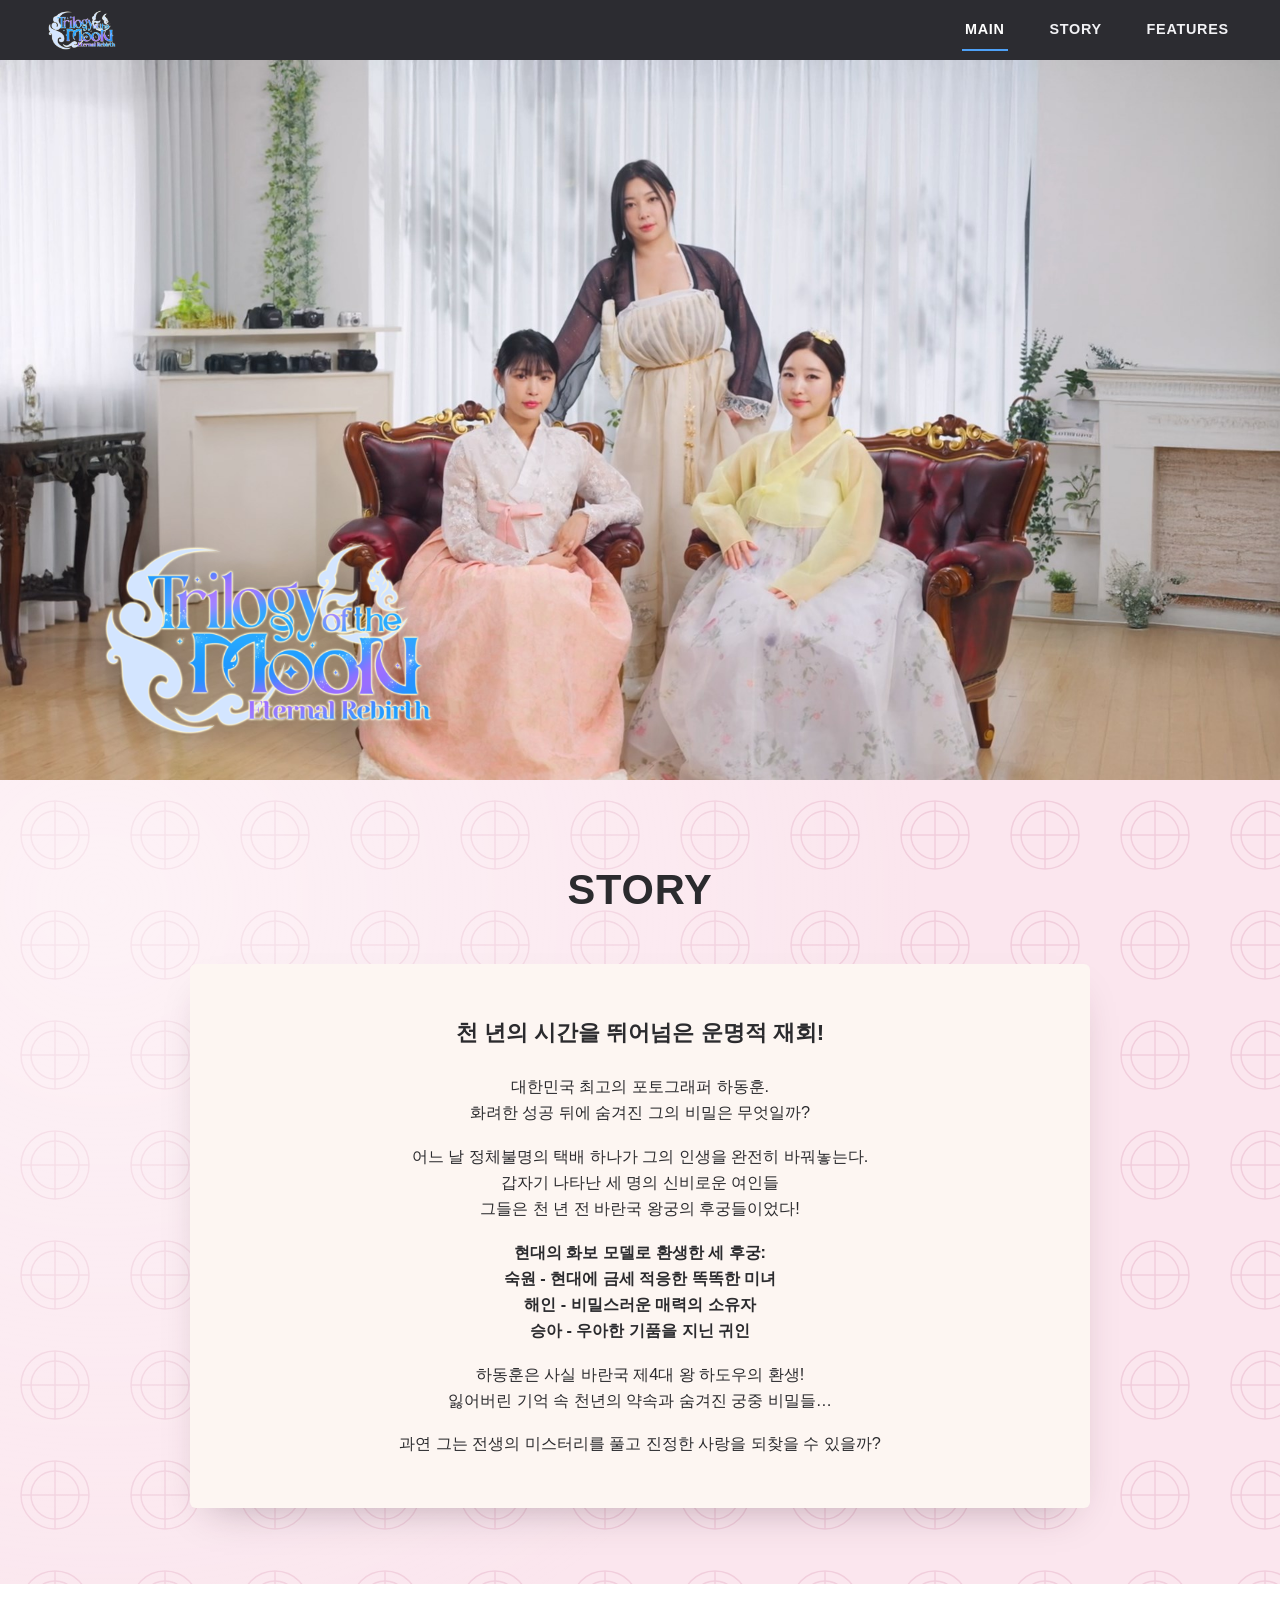
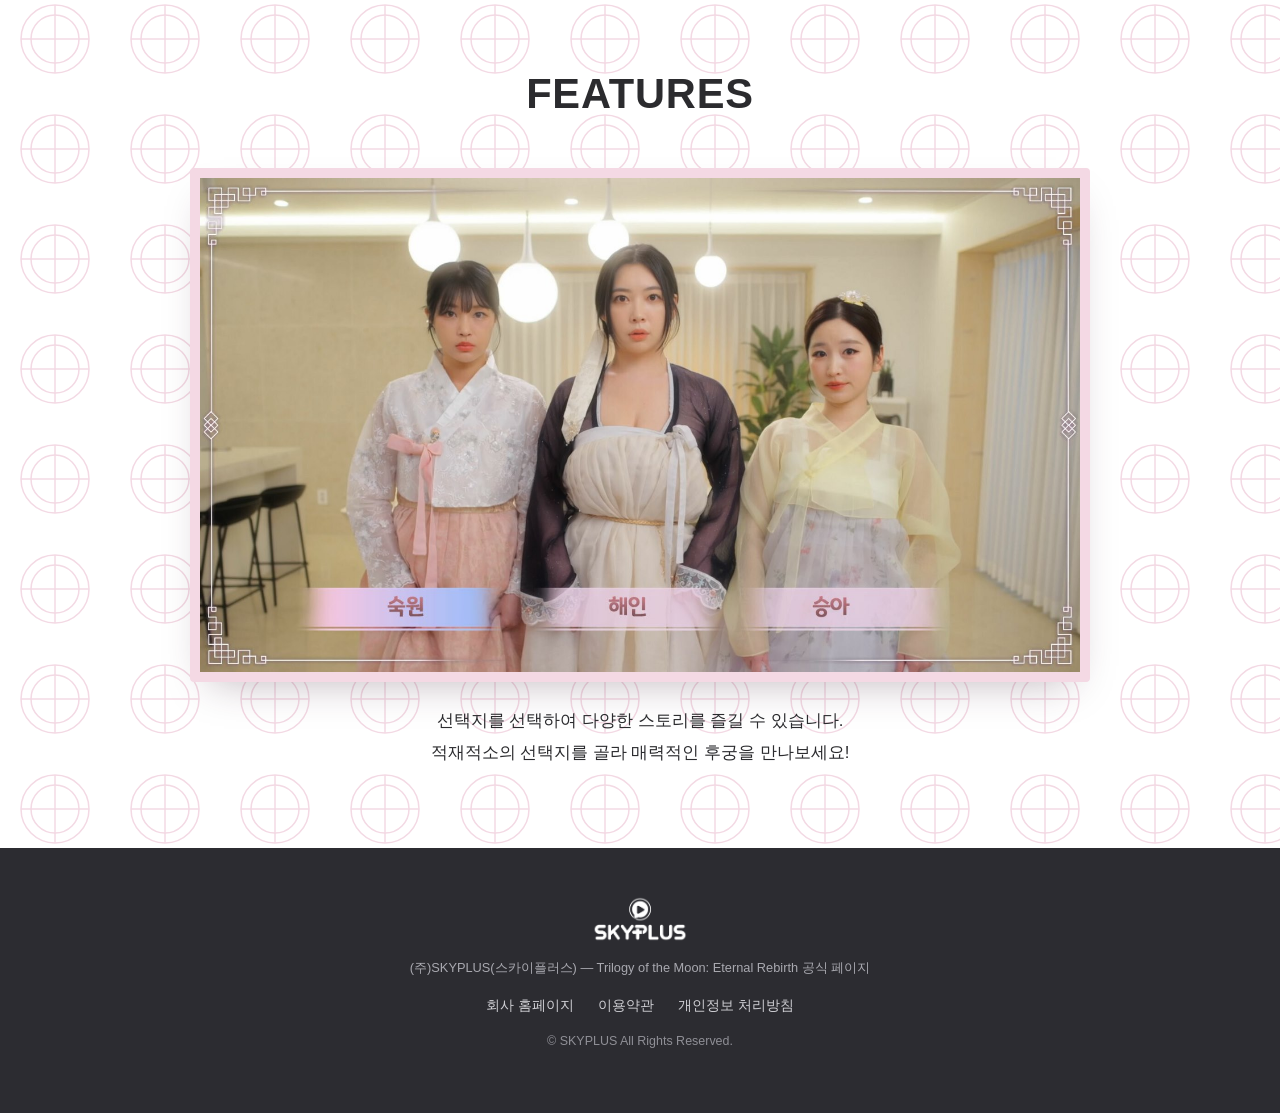
<file: trilogy.html>
<!DOCTYPE html>
<html lang="ko">
<head>
<meta charset="UTF-8">
<meta name="viewport" content="width=device-width, initial-scale=1.0">
<title>Trilogy of the Moon: Eternal Rebirth | SKYPLUS</title>
<meta name="description" content="천 년의 시간을 뛰어넘은 운명적 재회 — FMV 인터랙티브 게임 Trilogy of the Moon: Eternal Rebirth(천년의 환생: 세개의 달) 공식 페이지입니다.">
<link rel="canonical" href="https://www.sky-plus.co.kr/trilogy.html">

<meta property="og:type" content="website">
<meta property="og:site_name" content="SKYPLUS">
<meta property="og:title" content="Trilogy of the Moon: Eternal Rebirth">
<meta property="og:description" content="천 년의 시간을 뛰어넘은 운명적 재회 — FMV 인터랙티브 게임 Trilogy of the Moon: Eternal Rebirth(천년의 환생: 세개의 달) 공식 페이지입니다.">
<meta property="og:image" content="https://www.sky-plus.co.kr/assets/hero.jpg">
<meta property="og:url" content="https://www.sky-plus.co.kr/trilogy.html">
<meta name="twitter:card" content="summary_large_image">
<meta name="twitter:title" content="Trilogy of the Moon: Eternal Rebirth">
<meta name="twitter:description" content="천 년의 시간을 뛰어넘은 운명적 재회 — FMV 인터랙티브 게임 Trilogy of the Moon: Eternal Rebirth(천년의 환생: 세개의 달) 공식 페이지입니다.">
<meta name="twitter:image" content="https://www.sky-plus.co.kr/assets/hero.jpg">

<link rel="icon" type="image/png" href="assets/favicon-32.png">
<link rel="apple-touch-icon" href="assets/favicon-180.png">
<link rel="stylesheet" href="assets/style.css">
</head>
<body>

<header class="site-header">
  <a class="brand" href="#main" aria-label="홈으로">
    <img src="assets/logo.png" alt="Trilogy of the Moon: Eternal Rebirth">
  </a>
  <nav class="site-nav">
    <a href="#main">MAIN</a>
    <a href="#story">STORY</a>
    <a href="#features">FEATURES</a>
  </nav>
</header>

<section id="main" class="hero">
  <img src="assets/hero.jpg" alt="Trilogy of the Moon: Eternal Rebirth 대표 이미지">
  <img class="hero-logo" src="assets/logo.png" alt="Trilogy of the Moon: Eternal Rebirth">
</section>

<section id="story" class="section story-section">
  <h2 class="section-title">STORY</h2>
  <div class="story-card">
    <h3>천 년의 시간을 뛰어넘은 운명적 재회!</h3>
    <p>대한민국 최고의 포토그래퍼 하동훈.<br>
    화려한 성공 뒤에 숨겨진 그의 비밀은 무엇일까?</p>
    <p>어느 날 정체불명의 택배 하나가 그의 인생을 완전히 바꿔놓는다.<br>
    갑자기 나타난 세 명의 신비로운 여인들<br>
    그들은 천 년 전 바란국 왕궁의 후궁들이었다!</p>
    <p class="emphasis">현대의 화보 모델로 환생한 세 후궁:<br>
    숙원 - 현대에 금세 적응한 똑똑한 미녀<br>
    해인 - 비밀스러운 매력의 소유자<br>
    승아 - 우아한 기품을 지닌 귀인</p>
    <p>하동훈은 사실 바란국 제4대 왕 하도우의 환생!<br>
    잃어버린 기억 속 천년의 약속과 숨겨진 궁중 비밀들…</p>
    <p>과연 그는 전생의 미스터리를 풀고 진정한 사랑을 되찾을 수 있을까?</p>
  </div>
</section>

<section id="features" class="section features-section">
  <h2 class="section-title">FEATURES</h2>
  <div class="features-frame">
    <img src="assets/features.jpg" alt="숙원, 해인, 승아 캐릭터 선택 화면">
  </div>
  <div class="features-caption">
    <p>선택지를 선택하여 다양한 스토리를 즐길 수 있습니다.</p>
    <p>적재적소의 선택지를 골라 매력적인 후궁을 만나보세요!</p>
  </div>
</section>

<footer class="site-footer">
  <a href="index.html" aria-label="SKYPLUS 홈으로"><img class="footer-logo" src="assets/skyplus-logo.png" alt="SKYPLUS"></a>
  <p class="footer-tagline">(주)SKYPLUS(스카이플러스) — Trilogy of the Moon: Eternal Rebirth 공식 페이지</p>
  <div class="footer-links">
    <a href="index.html">회사 홈페이지</a>
    <a href="terms.html">이용약관</a>
    <a href="privacy.html">개인정보 처리방침</a>
  </div>
  <p class="copyright">&copy; SKYPLUS All Rights Reserved.</p>
</footer>

<script>
  const links = document.querySelectorAll('.site-nav a');
  const sections = ['main', 'story', 'features'].map(id => document.getElementById(id));

  const setActive = () => {
    const atBottom = window.scrollY + window.innerHeight >= document.body.scrollHeight - 2;
    let current = sections[0].id;
    if (atBottom) {
      current = sections[sections.length - 1].id;
    } else {
      const scrollPos = window.scrollY + 120;
      sections.forEach(sec => {
        if (sec.offsetTop <= scrollPos) current = sec.id;
      });
    }
    links.forEach(a => {
      a.classList.toggle('active', a.getAttribute('href') === '#' + current);
    });
  };

  window.addEventListener('scroll', setActive);
  window.addEventListener('resize', setActive);
  setActive();
</script>

</body>
</html>
</file>
<file: assets/company-style.css>
/* SKYPLUS Corporate Homepage — bright theme */

:root {
  --cyan: #22D3E8;
  --cyan-dark: #0FA8BC;
  --cyan-deep: #0B7A8A;
  --coral: #FF6F91;
  --coral-dark: #E85479;
  --yellow: #FFC845;
  --ink: #142433;
  --ink-soft: #4A5C6B;
  --bg: #F5FCFD;
  --bg-alt: #ECFAFB;
  --card-bg: #FFFFFF;
  --border-soft: #DFF3F5;
  --max: 1180px;
}

* { box-sizing: border-box; }
html { scroll-behavior: smooth; }

body {
  margin: 0;
  font-family: "Noto Sans KR", "Malgun Gothic", -apple-system, BlinkMacSystemFont, sans-serif;
  color: var(--ink);
  background: var(--bg);
  line-height: 1.65;
}

img { max-width: 100%; display: block; }
a { color: inherit; text-decoration: none; }
.wrap { max-width: var(--max); margin: 0 auto; padding: 0 clamp(1.2rem, 4vw, 2rem); }

/* ---------- Header ---------- */
.site-header {
  position: sticky;
  top: 0;
  z-index: 200;
  display: flex;
  align-items: center;
  justify-content: space-between;
  gap: 1rem;
  padding: 0.7rem clamp(1.2rem, 4vw, 2.4rem);
  background: rgba(255, 255, 255, 0.88);
  backdrop-filter: blur(10px);
  border-bottom: 1px solid var(--border-soft);
}

.site-header .brand img { height: 34px; }

.site-nav {
  display: flex;
  align-items: center;
  gap: clamp(1rem, 2.6vw, 2.2rem);
}

.site-nav a {
  font-weight: 700;
  font-size: 0.92rem;
  color: var(--ink-soft);
  padding: 0.4rem 0.1rem;
  border-bottom: 2px solid transparent;
  transition: color 0.2s, border-color 0.2s;
}

.site-nav a:hover, .site-nav a.active { color: var(--cyan-deep); border-color: var(--cyan); }

.nav-cta {
  background: var(--ink);
  color: #fff !important;
  padding: 0.55rem 1.1rem;
  border-radius: 999px;
  font-size: 0.85rem !important;
  border-bottom: none !important;
}
.nav-cta:hover { background: var(--cyan-deep); }

.menu-toggle {
  display: none;
  background: none;
  border: none;
  cursor: pointer;
  padding: 0.3rem;
}
.menu-toggle span {
  display: block;
  width: 22px;
  height: 2px;
  background: var(--ink);
  margin: 5px 0;
  transition: transform 0.2s, opacity 0.2s;
}

/* ---------- Hero ---------- */
.hero {
  position: relative;
  overflow: hidden;
  padding: clamp(4rem, 10vw, 7rem) 0 clamp(3rem, 8vw, 5rem);
  background: linear-gradient(155deg, #E9FEFF 0%, #F5FCFD 45%, #FFF3F7 100%);
}

.hero-blob {
  position: absolute;
  border-radius: 50%;
  filter: blur(2px);
  opacity: 0.55;
  z-index: 0;
}
.hero-blob.b1 { width: 320px; height: 320px; background: radial-gradient(circle, #7BEFFA, transparent 70%); top: -80px; right: -60px; }
.hero-blob.b2 { width: 260px; height: 260px; background: radial-gradient(circle, #FFD6E1, transparent 70%); bottom: -60px; left: -40px; }
.hero-blob.b3 { width: 160px; height: 160px; background: radial-gradient(circle, #FFEBAF, transparent 70%); bottom: 20%; right: 12%; }

.hero .wrap { position: relative; z-index: 1; text-align: center; }

.hero-badge {
  display: inline-flex;
  align-items: center;
  gap: 0.5rem;
  background: #fff;
  border: 1px solid var(--border-soft);
  padding: 0.4rem 0.9rem;
  border-radius: 999px;
  font-size: 0.8rem;
  font-weight: 700;
  color: var(--cyan-deep);
  box-shadow: 0 6px 18px -10px rgba(15, 168, 188, 0.4);
  margin-bottom: 1.6rem;
}

.hero h1 {
  font-size: clamp(2rem, 5.2vw, 3.4rem);
  line-height: 1.28;
  font-weight: 800;
  margin: 0 0 1.2rem;
  letter-spacing: -0.01em;
}

.hero h1 .accent {
  background: linear-gradient(90deg, var(--cyan-dark), var(--coral));
  -webkit-background-clip: text;
  background-clip: text;
  color: transparent;
}

.hero p.lead {
  max-width: 640px;
  margin: 0 auto 2.2rem;
  font-size: clamp(1rem, 1.6vw, 1.15rem);
  color: var(--ink-soft);
}

.hero-ctas {
  display: flex;
  justify-content: center;
  gap: 0.9rem;
  flex-wrap: wrap;
  margin-bottom: 3rem;
}

.btn {
  display: inline-flex;
  align-items: center;
  gap: 0.4rem;
  padding: 0.85rem 1.7rem;
  border-radius: 999px;
  font-weight: 800;
  font-size: 0.95rem;
  cursor: pointer;
  border: none;
  transition: transform 0.15s ease, box-shadow 0.15s ease;
}
.btn:hover { transform: translateY(-2px); }

.btn-primary {
  background: linear-gradient(90deg, var(--cyan), var(--cyan-dark));
  color: #fff;
  box-shadow: 0 12px 24px -10px rgba(15, 168, 188, 0.55);
}
.btn-ghost {
  background: #fff;
  color: var(--ink);
  border: 1.5px solid var(--border-soft);
}
.btn-ghost:hover { border-color: var(--cyan); color: var(--cyan-deep); }

.btn-coral {
  background: linear-gradient(90deg, var(--coral), var(--coral-dark));
  color: #fff;
  box-shadow: 0 12px 24px -10px rgba(232, 84, 121, 0.5);
}

.hero-stats {
  display: grid;
  grid-template-columns: repeat(4, 1fr);
  gap: 1rem;
  max-width: 820px;
  margin: 0 auto;
}

.hero-stats .stat {
  background: #fff;
  border: 1px solid var(--border-soft);
  border-radius: 16px;
  padding: 1.1rem 0.6rem;
}

.hero-stats .stat b {
  display: block;
  font-size: clamp(1.15rem, 2.4vw, 1.5rem);
  color: var(--cyan-deep);
  font-weight: 800;
}
.hero-stats .stat span { font-size: 0.78rem; color: var(--ink-soft); }

/* ---------- Section shell ---------- */
.section { padding: clamp(3.5rem, 8vw, 6rem) 0; }
.section-alt { background: var(--bg-alt); }

.section-kicker {
  display: inline-block;
  font-size: 0.8rem;
  font-weight: 800;
  letter-spacing: 0.08em;
  color: var(--cyan-deep);
  background: #fff;
  border: 1px solid var(--border-soft);
  padding: 0.3rem 0.8rem;
  border-radius: 999px;
  margin-bottom: 0.9rem;
}

.section-title {
  font-size: clamp(1.6rem, 3.4vw, 2.3rem);
  font-weight: 800;
  margin: 0 0 0.6rem;
  letter-spacing: -0.01em;
}

.section-sub {
  color: var(--ink-soft);
  max-width: 640px;
  margin: 0 0 2.6rem;
  font-size: 0.98rem;
}

.section-head { text-align: center; }
.section-head .section-sub { margin-left: auto; margin-right: auto; }

/* ---------- About ---------- */
.about-grid {
  display: grid;
  grid-template-columns: 1.1fr 1fr;
  gap: clamp(2rem, 5vw, 3.5rem);
  align-items: center;
}

.about-copy p { color: var(--ink-soft); margin: 0 0 1rem; }

.about-facts {
  list-style: none;
  margin: 1.6rem 0 0;
  padding: 0;
  display: grid;
  grid-template-columns: 1fr 1fr;
  gap: 0.8rem;
}

.about-facts li {
  background: var(--card-bg);
  border: 1px solid var(--border-soft);
  border-radius: 12px;
  padding: 0.8rem 1rem;
  font-size: 0.88rem;
}
.about-facts li b { display: block; color: var(--ink); font-size: 0.78rem; font-weight: 700; color: var(--cyan-deep); margin-bottom: 0.15rem; }

.about-panel {
  background: linear-gradient(160deg, #fff, var(--bg-alt));
  border: 1px solid var(--border-soft);
  border-radius: 24px;
  padding: clamp(1.6rem, 3vw, 2.2rem);
  box-shadow: 0 24px 50px -30px rgba(20, 36, 51, 0.25);
}

.about-panel .ceo-name { font-size: 1.3rem; font-weight: 800; margin: 0 0 0.15rem; }
.about-panel .ceo-role { color: var(--cyan-deep); font-weight: 700; font-size: 0.85rem; margin-bottom: 1.1rem; }
.about-panel p { color: var(--ink-soft); font-size: 0.92rem; margin: 0 0 1.2rem; }

.tag-row { display: flex; flex-wrap: wrap; gap: 0.5rem; }
.tag {
  background: #fff;
  border: 1px solid var(--border-soft);
  color: var(--ink-soft);
  font-size: 0.78rem;
  font-weight: 700;
  padding: 0.35rem 0.75rem;
  border-radius: 999px;
}

/* ---------- Strength cards ---------- */
.strength-grid {
  display: grid;
  grid-template-columns: repeat(4, 1fr);
  gap: 1.1rem;
  margin-top: 2.6rem;
}

.strength-card {
  background: var(--card-bg);
  border: 1px solid var(--border-soft);
  border-radius: 18px;
  padding: 1.5rem 1.3rem;
  transition: transform 0.2s, box-shadow 0.2s;
}
.strength-card:hover { transform: translateY(-4px); box-shadow: 0 20px 40px -26px rgba(20,36,51,0.28); }

.strength-card .icon {
  width: 42px; height: 42px;
  border-radius: 12px;
  display: flex; align-items: center; justify-content: center;
  background: linear-gradient(135deg, var(--cyan), var(--cyan-dark));
  color: #fff; font-weight: 800; font-size: 1.1rem;
  margin-bottom: 0.9rem;
}
.strength-card h3 { font-size: 1rem; margin: 0 0 0.4rem; }
.strength-card p { font-size: 0.85rem; color: var(--ink-soft); margin: 0; }

/* ---------- Business pillars ---------- */
.pillar-grid {
  display: grid;
  grid-template-columns: repeat(3, 1fr);
  gap: 1.4rem;
}

.pillar-card {
  background: var(--card-bg);
  border-radius: 22px;
  padding: 2rem 1.6rem;
  border: 1px solid var(--border-soft);
  position: relative;
  overflow: hidden;
}

.pillar-card .pillar-num {
  position: absolute;
  top: -10px; right: 4px;
  font-size: 5rem;
  font-weight: 800;
  color: var(--bg-alt);
  z-index: 0;
}

.pillar-card > * { position: relative; z-index: 1; }

.pillar-card .icon {
  width: 52px; height: 52px;
  border-radius: 16px;
  display: flex; align-items: center; justify-content: center;
  font-size: 1.5rem;
  margin-bottom: 1.2rem;
}
.pillar-card.c1 .icon { background: linear-gradient(135deg, #7BEFFA, var(--cyan)); }
.pillar-card.c2 .icon { background: linear-gradient(135deg, #FFC9D7, var(--coral)); }
.pillar-card.c3 .icon { background: linear-gradient(135deg, #FFE9AE, var(--yellow)); }

.pillar-card h3 { font-size: 1.15rem; margin: 0 0 0.6rem; }
.pillar-card p { font-size: 0.88rem; color: var(--ink-soft); margin: 0 0 1.1rem; }

.pillar-card ul {
  list-style: none; padding: 0; margin: 0 0 1rem;
  display: flex; flex-direction: column; gap: 0.4rem;
}
.pillar-card ul li {
  font-size: 0.82rem; color: var(--ink-soft);
  padding-left: 1.1rem; position: relative;
}
.pillar-card ul li::before {
  content: "";
  position: absolute; left: 0; top: 0.5em;
  width: 6px; height: 6px; border-radius: 50%;
  background: var(--cyan);
}

.platform-chip-row { display: flex; flex-wrap: wrap; gap: 0.4rem; }
.platform-chip {
  font-size: 0.72rem; font-weight: 700;
  background: var(--bg-alt); color: var(--cyan-deep);
  padding: 0.25rem 0.6rem; border-radius: 999px;
}

/* ---------- Portfolio ---------- */
.portfolio-grid {
  display: grid;
  grid-template-columns: repeat(2, 1fr);
  gap: 1.4rem;
}

.portfolio-card {
  background: var(--card-bg);
  border-radius: 22px;
  overflow: hidden;
  border: 1px solid var(--border-soft);
  display: flex;
  flex-direction: column;
  box-shadow: 0 20px 44px -30px rgba(20, 36, 51, 0.3);
}

.portfolio-thumb { aspect-ratio: 16/9; overflow: hidden; background: linear-gradient(135deg, var(--cyan), var(--coral)); }
.portfolio-thumb img { width: 100%; height: 100%; object-fit: cover; }
.portfolio-thumb.no-img { display: flex; align-items: center; justify-content: center; padding: 1.5rem; text-align: center; }
.portfolio-thumb.no-img span { color: #fff; font-weight: 800; font-size: 1.3rem; text-shadow: 0 2px 10px rgba(0,0,0,0.15); }

.portfolio-body { padding: 1.4rem 1.5rem 1.6rem; display: flex; flex-direction: column; flex: 1; }
.portfolio-genre { font-size: 0.72rem; font-weight: 800; color: var(--coral-dark); margin-bottom: 0.4rem; }
.portfolio-body h3 { font-size: 1.1rem; margin: 0 0 0.5rem; }
.portfolio-body p { font-size: 0.86rem; color: var(--ink-soft); margin: 0 0 1.2rem; flex: 1; }

.play-btn {
  display: inline-flex; align-items: center; justify-content: center; gap: 0.4rem;
  background: var(--ink); color: #fff;
  font-size: 0.85rem; font-weight: 800;
  padding: 0.7rem 1.1rem; border-radius: 999px;
  align-self: flex-start;
  transition: background 0.2s, transform 0.15s;
}
.play-btn:hover { background: var(--cyan-deep); transform: translateY(-2px); }

.play-btn-row { display: flex; flex-wrap: wrap; gap: 0.5rem; }

.play-btn-alt {
  background: #fff;
  color: var(--ink);
  border: 1.5px solid var(--border-soft);
}
.play-btn-alt:hover { background: #fff; border-color: var(--cyan); color: var(--cyan-deep); }

/* ---------- 2026 lineup ---------- */
.lineup-grid {
  display: grid;
  grid-template-columns: repeat(3, 1fr);
  gap: 1.1rem;
}

.lineup-card {
  background: var(--card-bg);
  border: 1px solid var(--border-soft);
  border-radius: 18px;
  padding: 1.3rem 1.3rem 1.4rem;
  position: relative;
}

.lineup-badge {
  position: absolute; top: -10px; left: 1.2rem;
  background: var(--coral);
  color: #fff;
  font-size: 0.68rem; font-weight: 800;
  padding: 0.25rem 0.6rem;
  border-radius: 999px;
}

.lineup-card .lineup-genre { font-size: 0.72rem; color: var(--cyan-deep); font-weight: 800; margin: 0.6rem 0 0.3rem; }
.lineup-card h4 { font-size: 1.02rem; margin: 0 0 0.5rem; }
.lineup-card p { font-size: 0.82rem; color: var(--ink-soft); margin: 0; }

/* ---------- Partner strip ---------- */
.partner-strip {
  display: flex;
  flex-wrap: wrap;
  justify-content: center;
  gap: 0.7rem;
}
.partner-pill {
  background: #fff;
  border: 1px solid var(--border-soft);
  border-radius: 999px;
  padding: 0.55rem 1.3rem;
  font-weight: 800;
  font-size: 0.88rem;
  color: var(--ink-soft);
}

/* ---------- Contact ---------- */
.contact-panel {
  background: linear-gradient(135deg, var(--cyan-deep), var(--cyan-dark) 60%, var(--coral-dark));
  border-radius: 28px;
  padding: clamp(2.2rem, 6vw, 3.4rem);
  color: #fff;
  text-align: center;
}
.contact-panel h2 { font-size: clamp(1.5rem, 3.4vw, 2.1rem); margin: 0 0 0.8rem; font-weight: 800; }
.contact-panel p { color: rgba(255,255,255,0.88); max-width: 560px; margin: 0 auto 1.8rem; }
.contact-panel .btn-primary { background: #fff; color: var(--cyan-deep); box-shadow: none; }
.contact-panel .btn-primary:hover { background: #F5FCFD; }

.contact-meta {
  margin-top: 2.2rem;
  display: flex;
  justify-content: center;
  flex-wrap: wrap;
  gap: 1.6rem;
  font-size: 0.85rem;
  color: rgba(255,255,255,0.85);
}

/* ---------- Footer ---------- */
.site-footer {
  padding: 2.4rem 0 2rem;
  text-align: center;
}
.site-footer img { height: 26px; margin: 0 auto 0.8rem; }
.site-footer p { font-size: 0.78rem; color: var(--ink-soft); margin: 0.2rem 0; }

.site-footer .footer-links {
  display: flex;
  justify-content: center;
  gap: 1.4rem;
  margin-bottom: 0.9rem;
  font-size: 0.8rem;
  font-weight: 700;
}
.site-footer .footer-links a { color: var(--ink-soft); }
.site-footer .footer-links a:hover { color: var(--cyan-deep); text-decoration: underline; }

/* ---------- Back to top ---------- */
.to-top {
  position: fixed;
  right: 1.4rem; bottom: 1.4rem;
  width: 46px; height: 46px;
  border-radius: 50%;
  background: var(--ink);
  color: #fff;
  border: none;
  font-size: 1.1rem;
  cursor: pointer;
  display: flex; align-items: center; justify-content: center;
  box-shadow: 0 14px 30px -14px rgba(20,36,51,0.5);
  opacity: 0;
  pointer-events: none;
  transform: translateY(10px);
  transition: opacity 0.25s, transform 0.25s;
  z-index: 150;
}
.to-top.show { opacity: 1; pointer-events: auto; transform: translateY(0); }

/* ---------- Responsive ---------- */
@media (max-width: 900px) {
  .about-grid { grid-template-columns: 1fr; }
  .strength-grid { grid-template-columns: repeat(2, 1fr); }
  .pillar-grid { grid-template-columns: 1fr; }
  .portfolio-grid { grid-template-columns: 1fr; }
  .lineup-grid { grid-template-columns: repeat(2, 1fr); }
  .hero-stats { grid-template-columns: repeat(2, 1fr); }
}

@media (max-width: 680px) {
  .site-nav { position: fixed; top: 62px; left: 0; right: 0; background: #fff; flex-direction: column; align-items: stretch; padding: 1rem 1.2rem 1.4rem; border-bottom: 1px solid var(--border-soft); box-shadow: 0 18px 30px -20px rgba(20,36,51,0.3); transform: translateY(-8px); opacity: 0; pointer-events: none; transition: opacity 0.2s, transform 0.2s; }
  .site-nav.open { transform: translateY(0); opacity: 1; pointer-events: auto; }
  .site-nav a { padding: 0.7rem 0.2rem; border-bottom: 1px solid var(--border-soft); }
  .nav-cta { text-align: center; margin-top: 0.4rem; }
  .menu-toggle { display: block; }
  .strength-grid { grid-template-columns: 1fr; }
  .lineup-grid { grid-template-columns: 1fr; }
  .about-facts { grid-template-columns: 1fr; }
}
</file>
<file: assets/style.css>
/* Trilogy of the Moon: Eternal Rebirth — landing page */

:root {
  --header-bg: #2c2c31;
  --pink-bg: #fbe6ee;
  --pink-line: #e9b9cd;
  --pink-card: #fdf6f2;
  --accent-purple: #8a63e8;
  --accent-blue: #4ea1f7;
  --text-dark: #2b2b2e;
  --text-muted: #6a6a72;
  --max-width: 1200px;
}

* { box-sizing: border-box; }

html { scroll-behavior: smooth; }

body {
  margin: 0;
  font-family: "Noto Sans KR", "Malgun Gothic", -apple-system, BlinkMacSystemFont, sans-serif;
  color: var(--text-dark);
  background: #ffffff;
  line-height: 1.6;
}

img { max-width: 100%; display: block; }

a { color: inherit; text-decoration: none; }

/* Header */
.site-header {
  position: sticky;
  top: 0;
  z-index: 100;
  display: flex;
  align-items: center;
  justify-content: space-between;
  gap: 1rem;
  padding: 0.6rem clamp(1rem, 4vw, 3rem);
  background: var(--header-bg);
}

.site-header .brand {
  display: flex;
  align-items: center;
}

.site-header .brand img {
  height: 40px;
  width: auto;
}

.site-nav {
  display: flex;
  gap: clamp(1rem, 3vw, 2.5rem);
}

.site-nav a {
  color: #f2f2f5;
  font-weight: 700;
  font-size: 0.9rem;
  letter-spacing: 0.05em;
  padding: 0.5rem 0.2rem;
  border-bottom: 2px solid transparent;
  transition: border-color 0.2s ease, color 0.2s ease;
}

.site-nav a:hover,
.site-nav a.active {
  color: #ffffff;
  border-bottom-color: var(--accent-blue);
}

/* Hero */
.hero {
  position: relative;
  width: 100%;
  overflow: hidden;
  background: #000;
  line-height: 0;
}

.hero > img:first-child {
  display: block;
  width: 100%;
  height: auto;
}

.hero-logo {
  position: absolute;
  left: 8%;
  bottom: 6%;
  width: min(26%, 340px);
  height: auto;
  filter: drop-shadow(0 4px 18px rgba(0, 0, 0, 0.35));
}

@media (max-width: 560px) {
  .hero-logo { width: min(38%, 200px); left: 6%; bottom: 4%; }
}

/* Section shell */
.section {
  padding: clamp(2.5rem, 6vw, 5rem) clamp(1rem, 5vw, 3rem);
}

.section-title {
  text-align: center;
  font-size: clamp(1.8rem, 4vw, 2.6rem);
  font-weight: 800;
  letter-spacing: 0.02em;
  margin: 0 0 clamp(1.5rem, 4vw, 2.5rem);
  color: var(--text-dark);
}

/* Story section */
.story-section {
  background-color: var(--pink-bg);
  background-image:
    radial-gradient(circle at 8% 15%, rgba(255,255,255,0.5), transparent 60%),
    var(--roundel-pattern);
  background-size: auto, 110px 110px;
  position: relative;
}

.story-card {
  max-width: 900px;
  margin: 0 auto;
  background: var(--pink-card);
  border-radius: 6px;
  padding: clamp(1.8rem, 5vw, 3.2rem) clamp(1.5rem, 6vw, 4rem);
  box-shadow: 0 18px 40px -20px rgba(60, 30, 50, 0.35);
  text-align: center;
}

.story-card h3 {
  font-size: clamp(1.15rem, 2.4vw, 1.4rem);
  font-weight: 800;
  margin: 0 0 1.4rem;
}

.story-card p {
  margin: 0 0 1.1rem;
  color: var(--text-dark);
  font-size: clamp(0.92rem, 1.8vw, 1.02rem);
}

.story-card p.emphasis {
  font-weight: 700;
}

.story-card p:last-child { margin-bottom: 0; }

/* Features section */
.features-section {
  background-color: #ffffff;
  background-image: var(--roundel-pattern);
  background-size: 110px 110px;
}

.features-frame {
  max-width: 900px;
  margin: 0 auto;
  border: 10px solid #f4d9e4;
  border-radius: 4px;
  overflow: hidden;
  box-shadow: 0 18px 40px -20px rgba(60, 30, 50, 0.35);
}

.features-frame img { width: 100%; height: auto; }

.features-caption {
  max-width: 700px;
  margin: 1.6rem auto 0;
  text-align: center;
  font-size: clamp(0.95rem, 1.8vw, 1.05rem);
  color: var(--text-dark);
}

.features-caption p { margin: 0.3rem 0; }

/* Footer */
.site-footer {
  background: var(--header-bg);
  color: #d8d8dc;
  padding: clamp(2rem, 5vw, 3rem) 1rem;
  text-align: center;
}

.site-footer .footer-logo {
  height: 46px;
  margin: 0 auto 1rem;
}

.footer-tagline {
  font-size: 0.8rem;
  color: #a9a9b0;
  margin: 0 0 1rem;
}

.footer-links {
  display: flex;
  justify-content: center;
  gap: 1.5rem;
  margin-bottom: 1rem;
  font-size: 0.85rem;
}

.footer-links a { color: #cfcfd4; }
.footer-links a:hover { color: #ffffff; text-decoration: underline; }

.site-footer .copyright {
  font-size: 0.78rem;
  color: #8f8f96;
}

/* Roundel pattern (SVG data URI) shared by story/features backgrounds */
:root {
  --roundel-pattern: url("data:image/svg+xml,%3Csvg xmlns='http://www.w3.org/2000/svg' width='110' height='110' viewBox='0 0 110 110'%3E%3Cg fill='none' stroke='%23e9b9cd' stroke-width='1.5' opacity='0.55'%3E%3Ccircle cx='55' cy='55' r='34'/%3E%3Ccircle cx='55' cy='55' r='24'/%3E%3Cpath d='M55 21v68M21 55h68'/%3E%3C/g%3E%3C/svg%3E");
}

/* Simple content pages (terms / privacy) */
.doc-wrap {
  max-width: 860px;
  margin: 0 auto;
  padding: clamp(2rem, 5vw, 3.5rem) clamp(1rem, 4vw, 2rem) 4rem;
}

.doc-wrap h1 {
  font-size: clamp(1.5rem, 3.4vw, 2rem);
  margin-bottom: 0.5rem;
}

.doc-wrap .doc-meta {
  color: var(--text-muted);
  font-size: 0.85rem;
  margin-bottom: 2.2rem;
}

.doc-wrap h2 {
  font-size: 1.2rem;
  margin: 2.2rem 0 0.8rem;
  padding-bottom: 0.4rem;
  border-bottom: 1px solid #e7e7ea;
}

.doc-wrap h3 {
  font-size: 1.02rem;
  margin: 1.4rem 0 0.5rem;
  color: var(--text-dark);
}

.doc-wrap p {
  font-size: 0.92rem;
  color: #3d3d42;
  margin: 0 0 0.7rem;
}

.doc-wrap ul.toc {
  columns: 2;
  column-gap: 2rem;
  font-size: 0.88rem;
  color: #3d3d42;
  padding-left: 1.2rem;
  margin: 0 0 1rem;
}

.doc-wrap ul.toc li { margin-bottom: 0.35rem; break-inside: avoid; }

.doc-wrap table {
  width: 100%;
  border-collapse: collapse;
  margin: 1rem 0 1.4rem;
  font-size: 0.85rem;
}

.doc-wrap table td, .doc-wrap table th {
  border: 1px solid #e7e7ea;
  padding: 0.5rem 0.6rem;
  text-align: left;
}

.doc-wrap .back-link {
  display: inline-block;
  margin-bottom: 1.5rem;
  font-size: 0.85rem;
  color: var(--accent-purple);
  font-weight: 700;
}

.doc-wrap .back-link:hover { text-decoration: underline; }

@media (max-width: 560px) {
  .site-header .brand img { height: 32px; }
  .site-nav { gap: 1rem; }
  .site-nav a { font-size: 0.8rem; }
}
</file>
